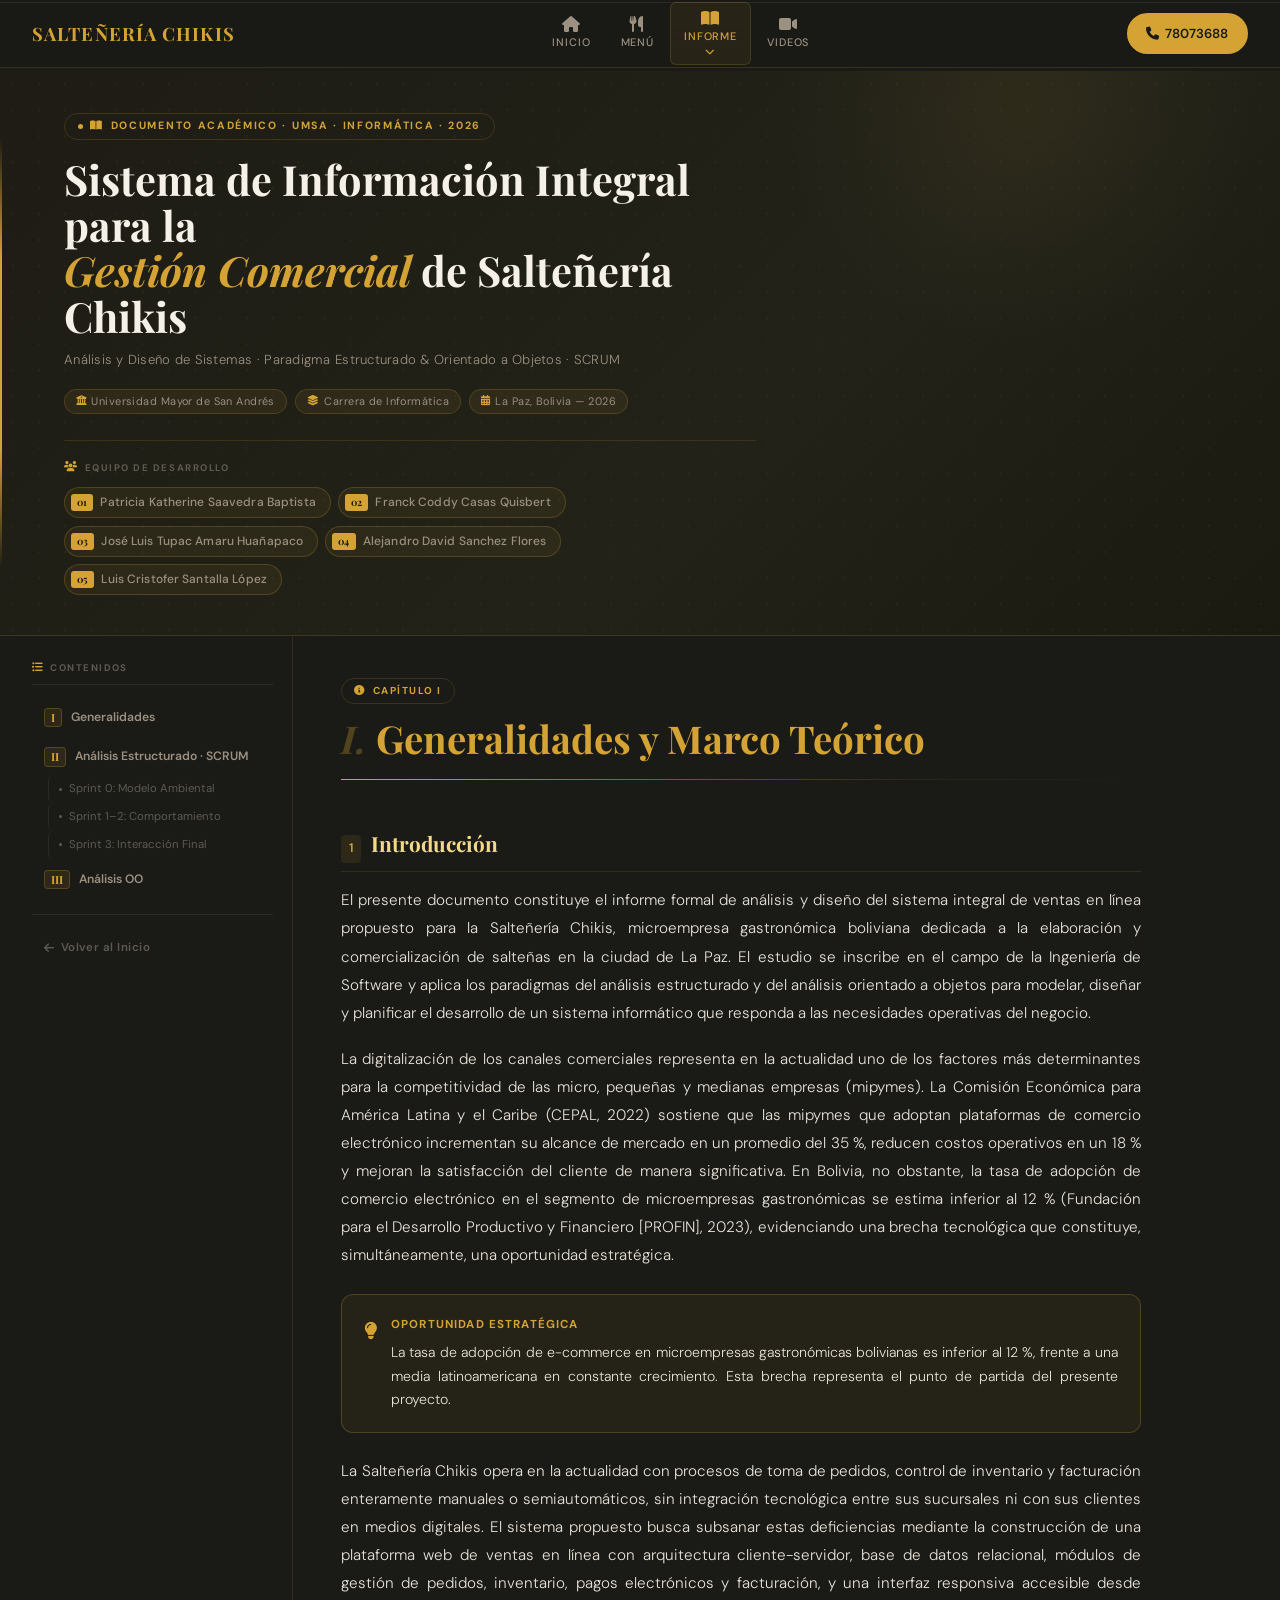
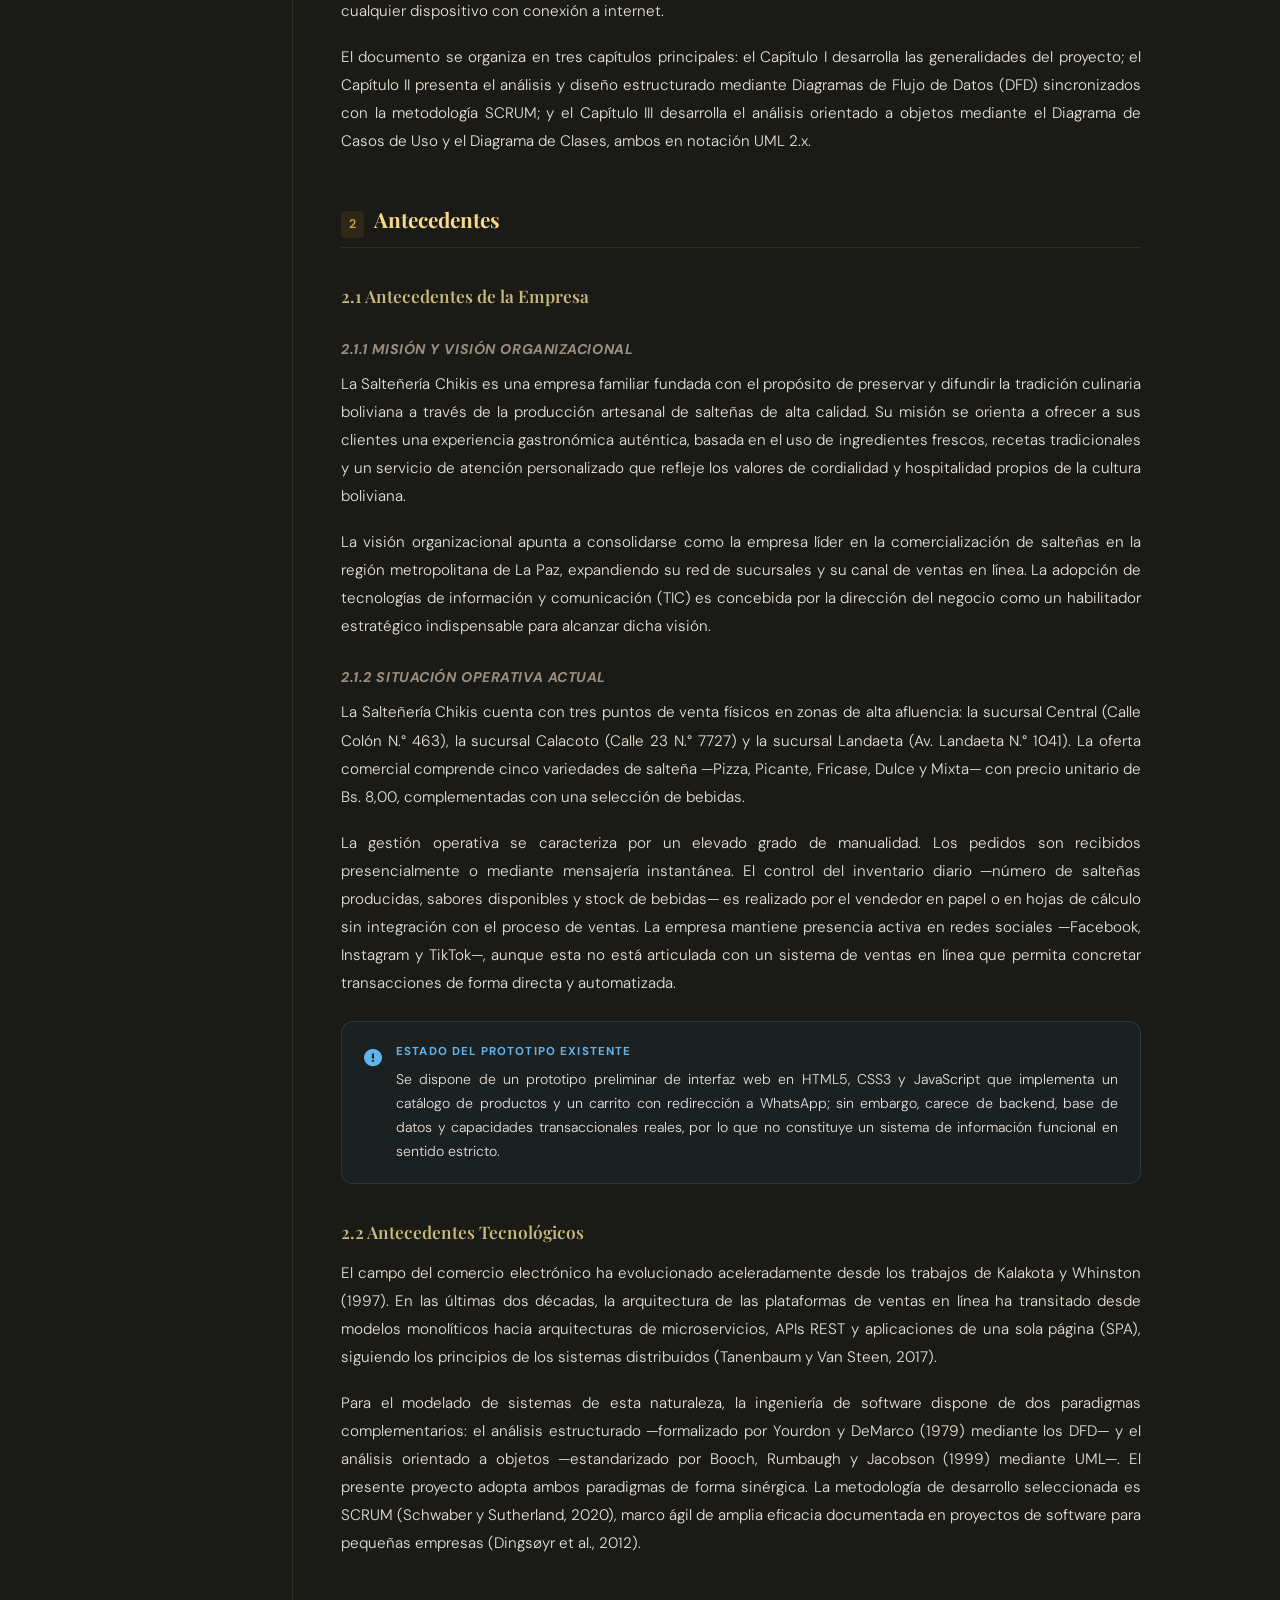
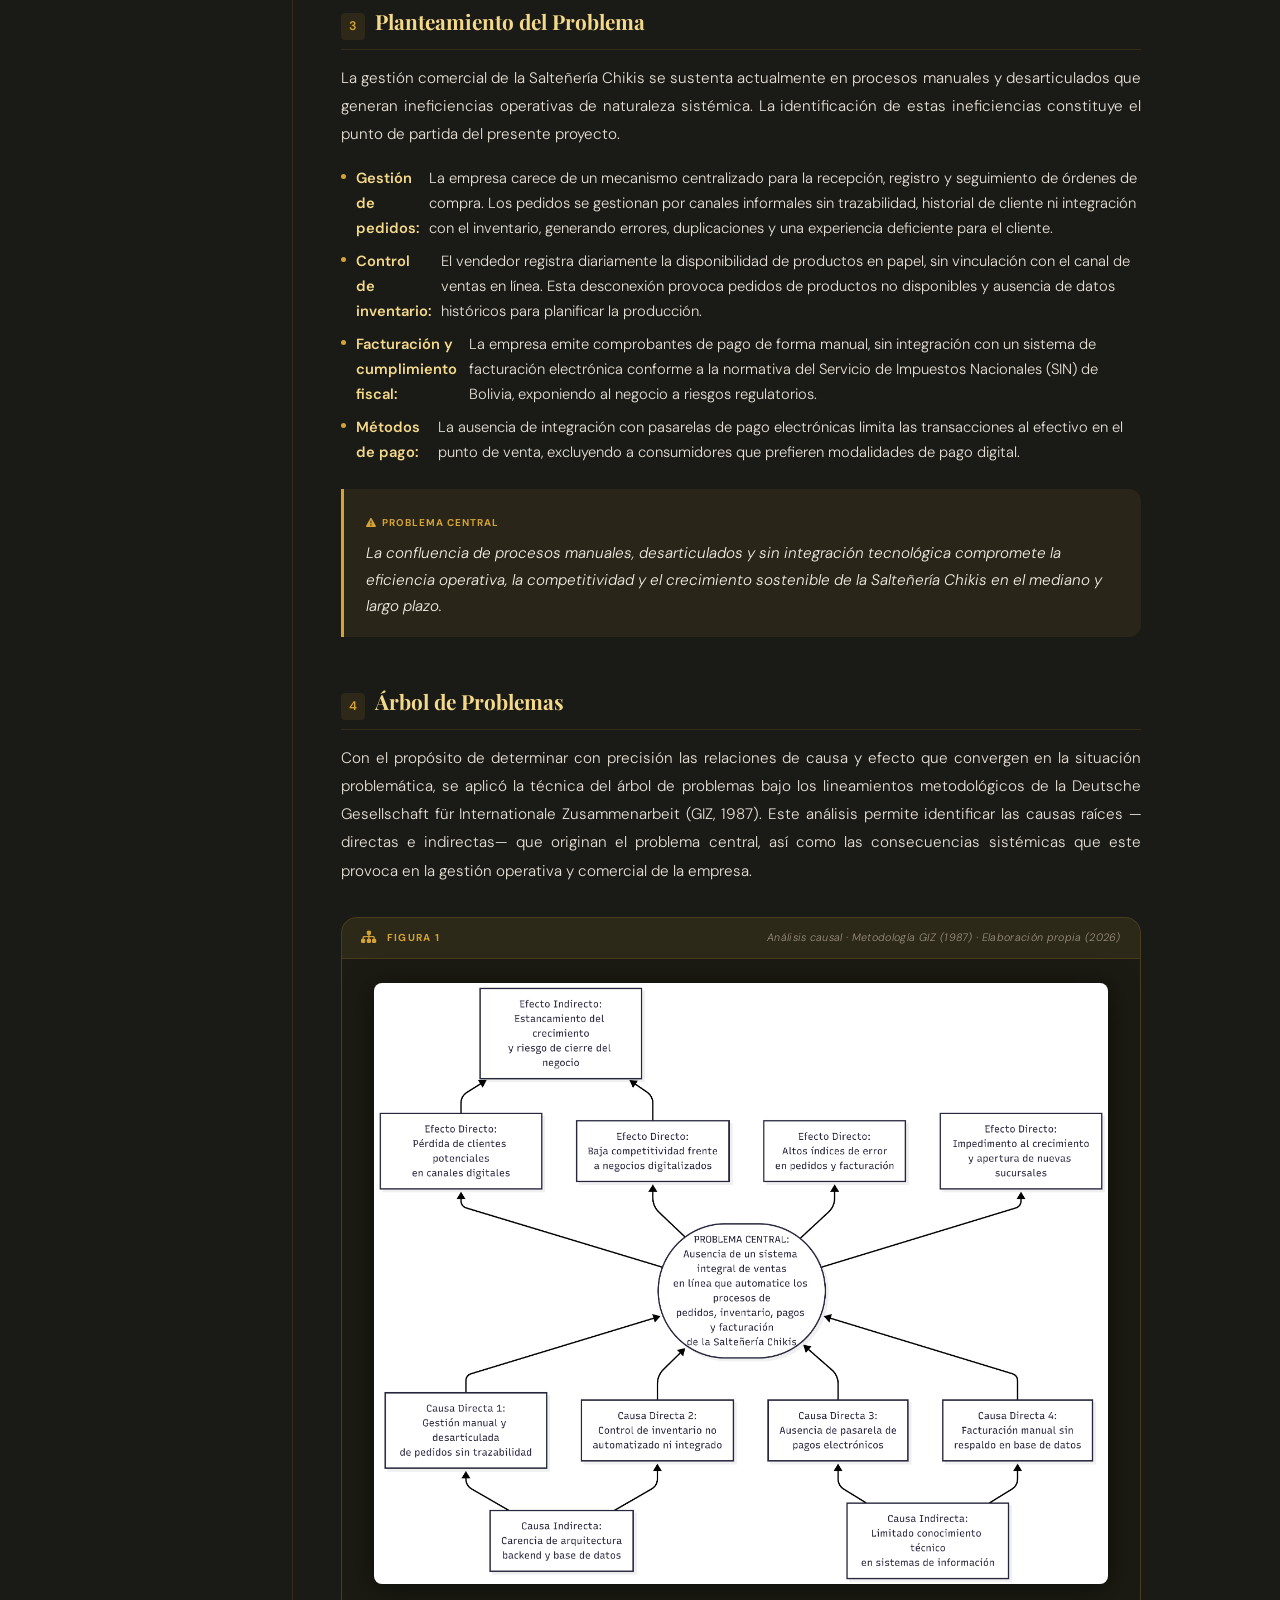
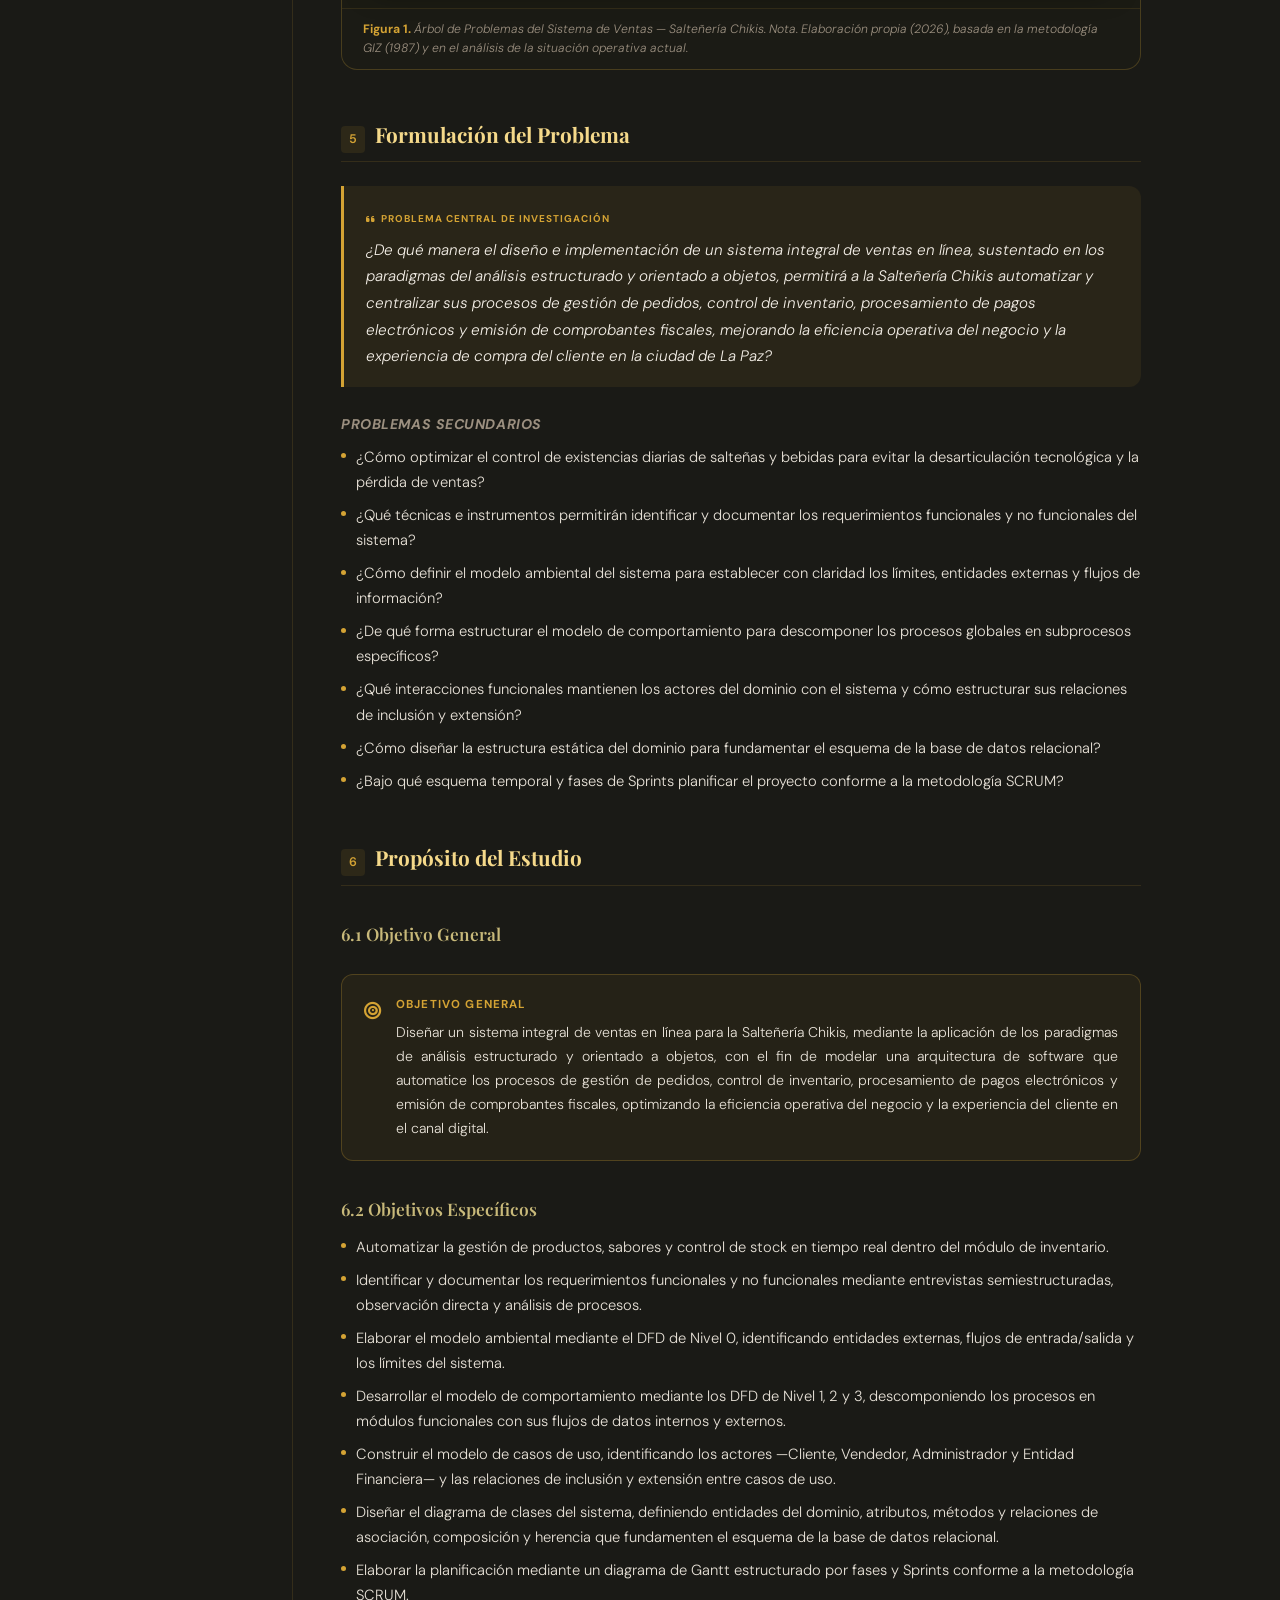
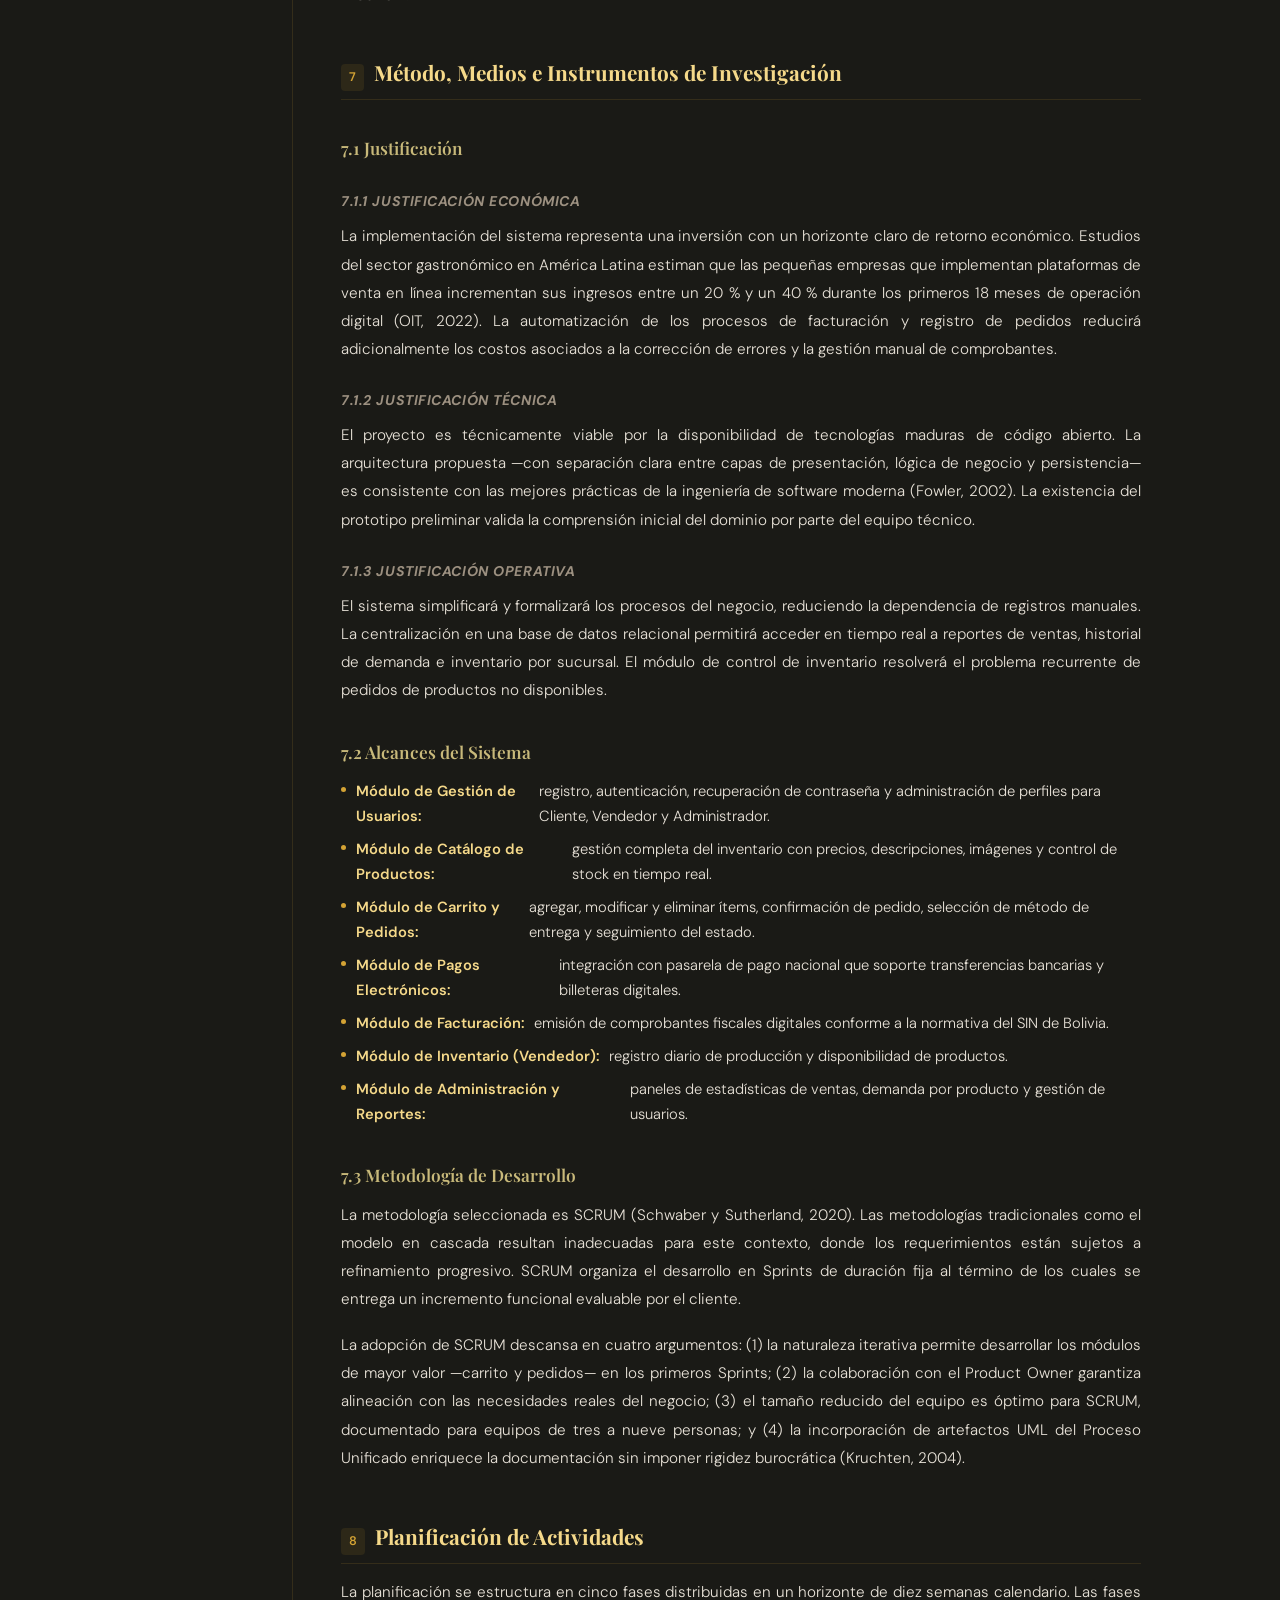
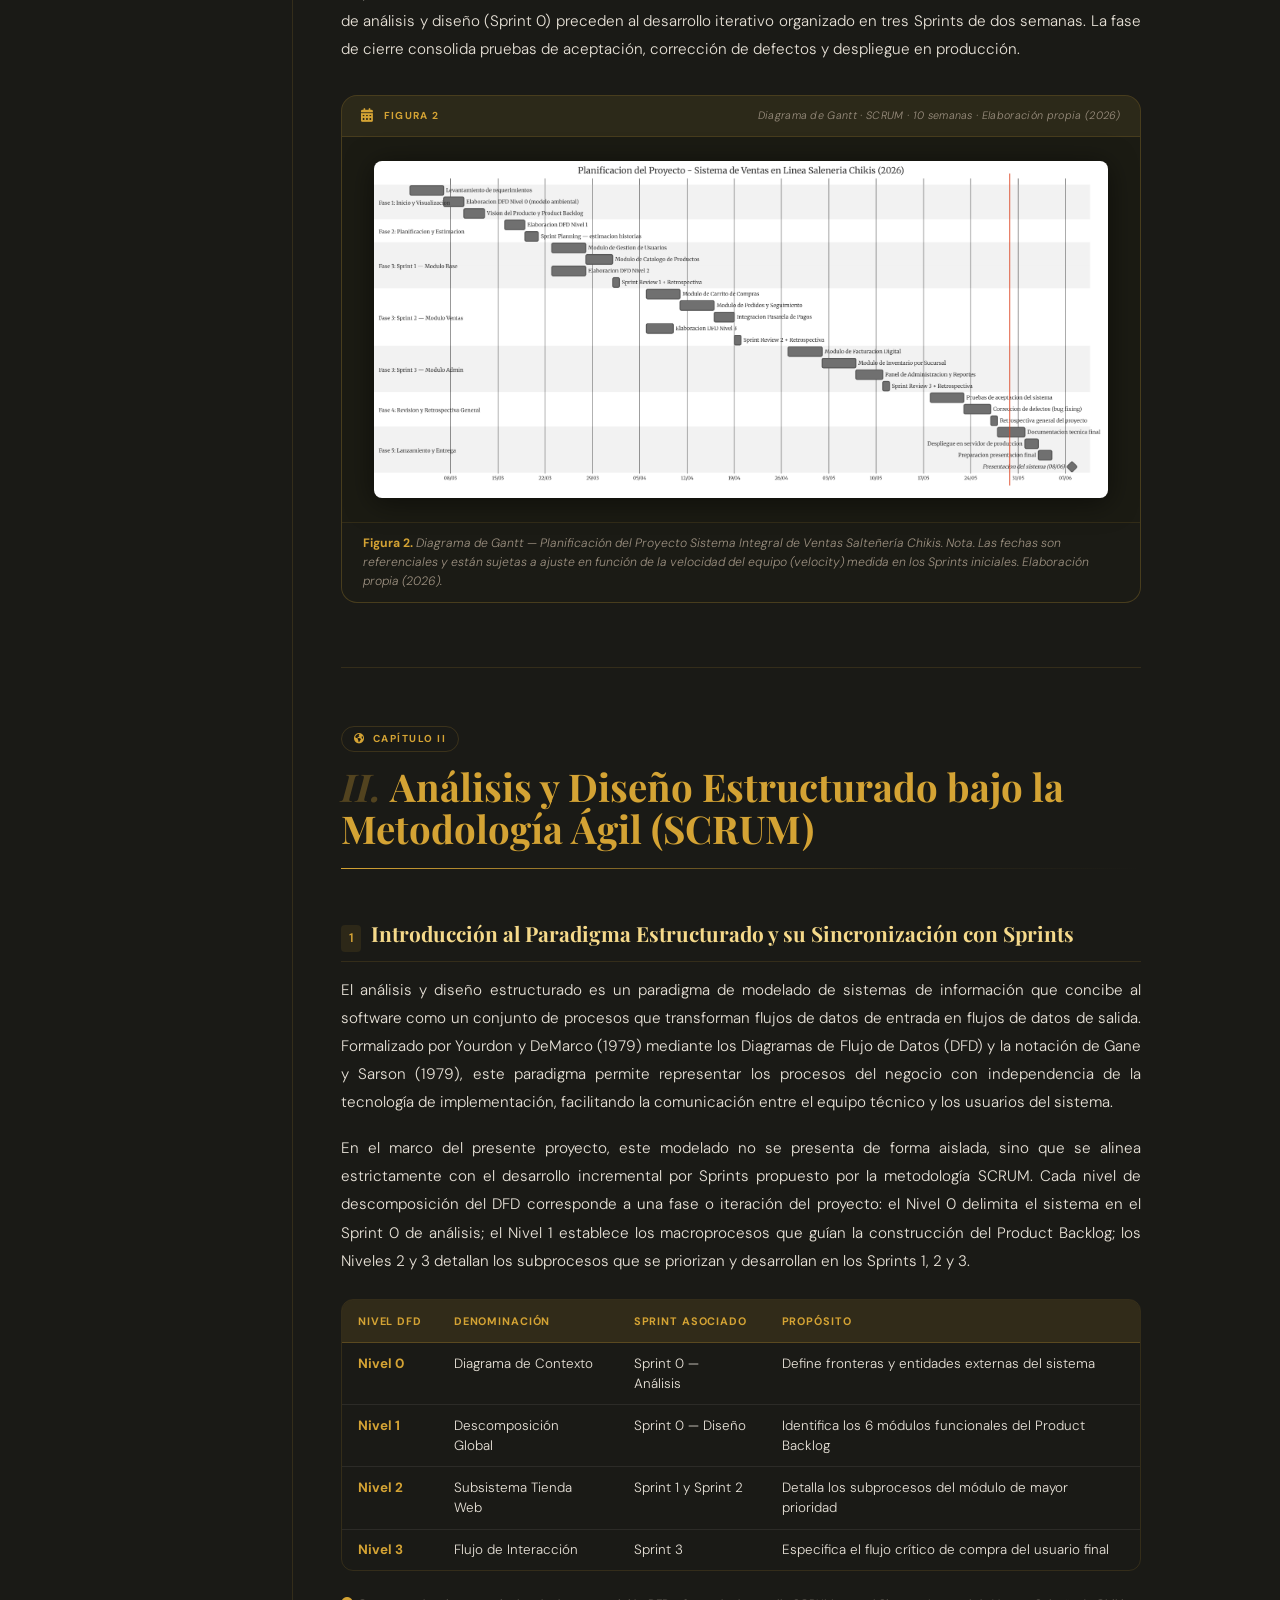
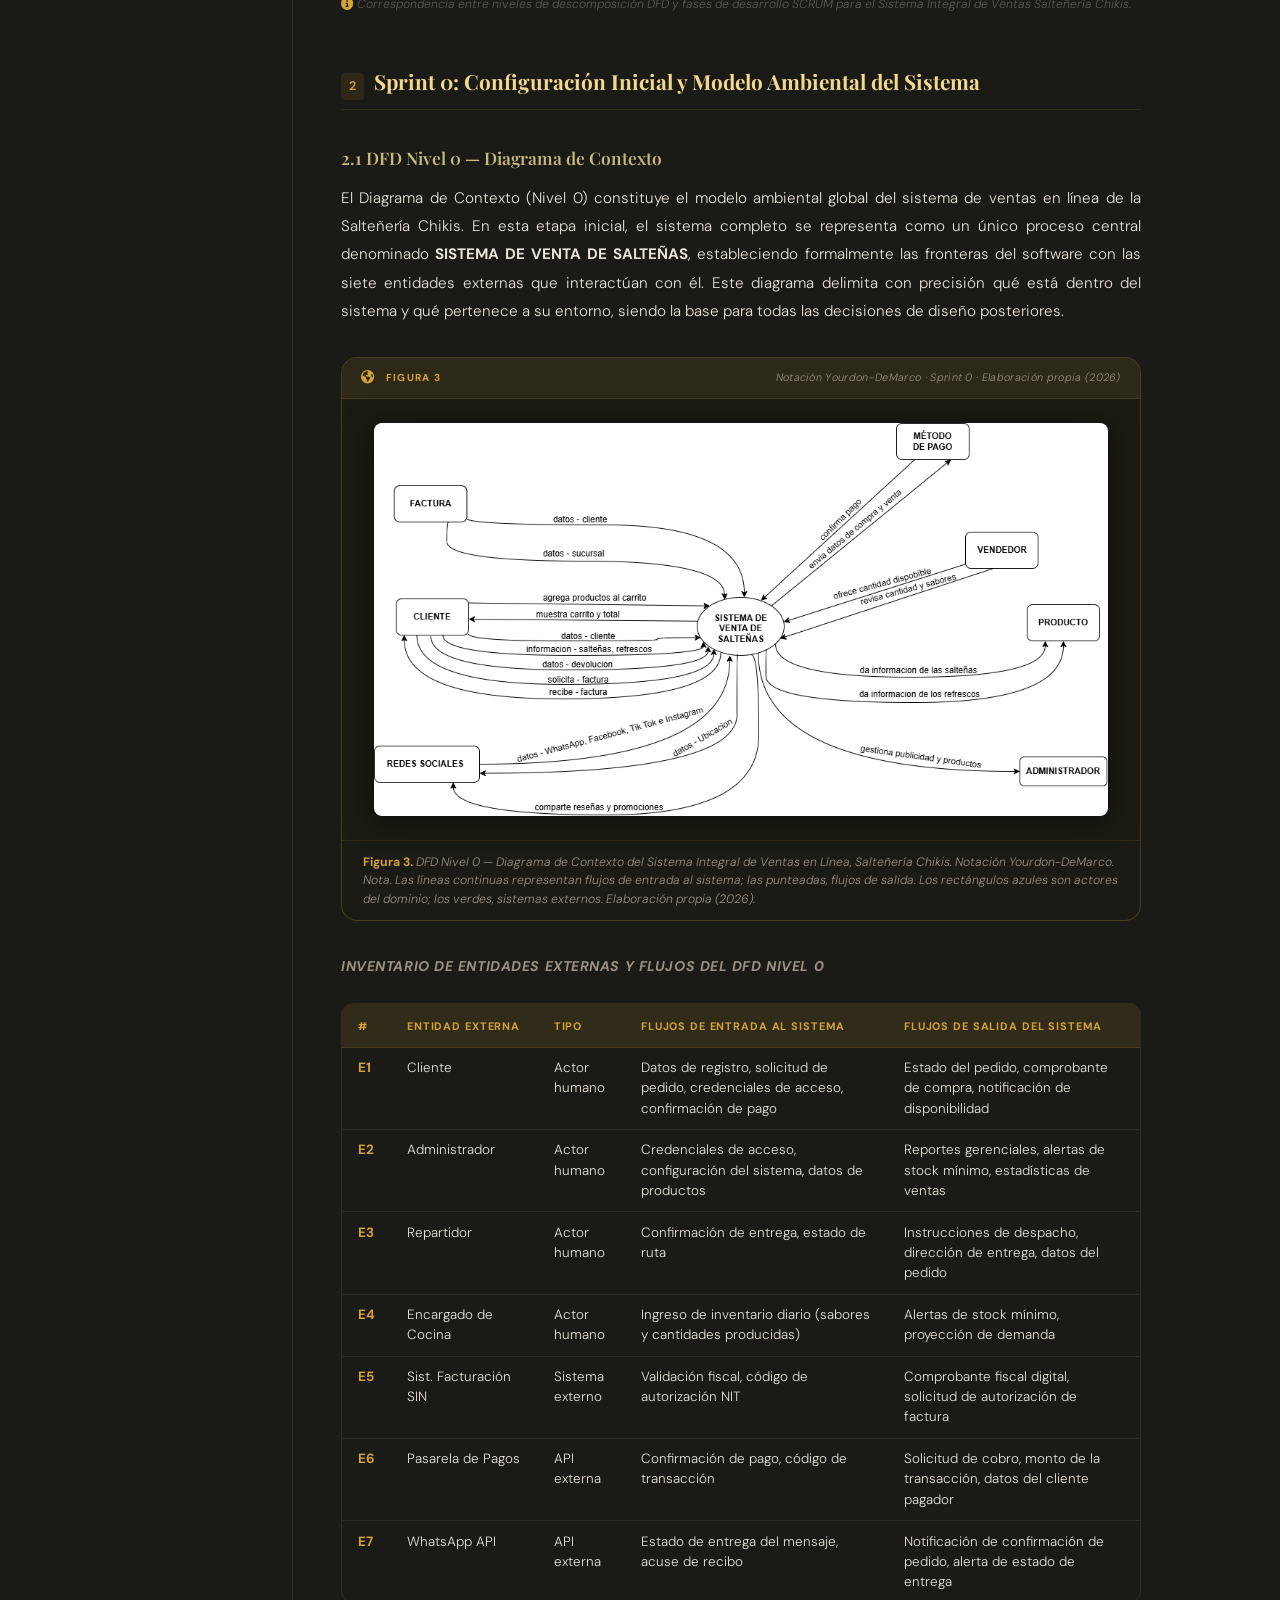
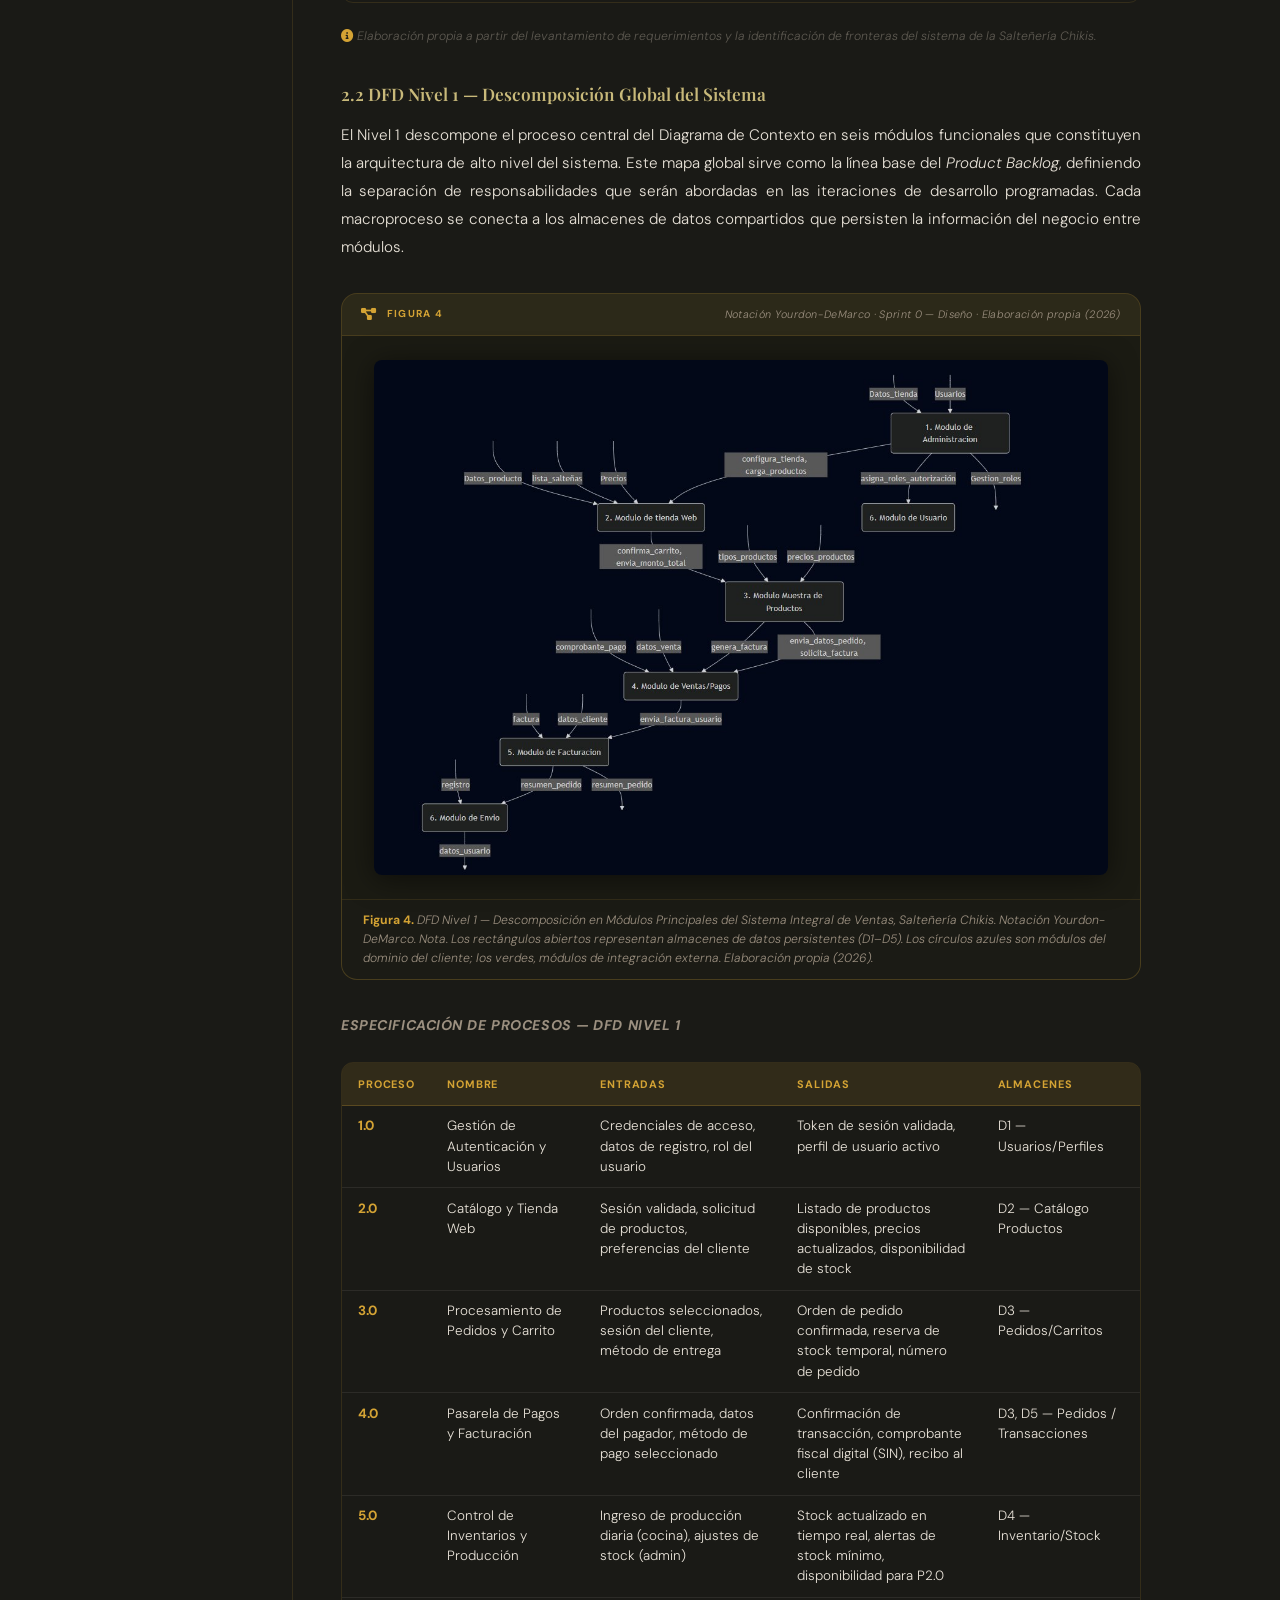
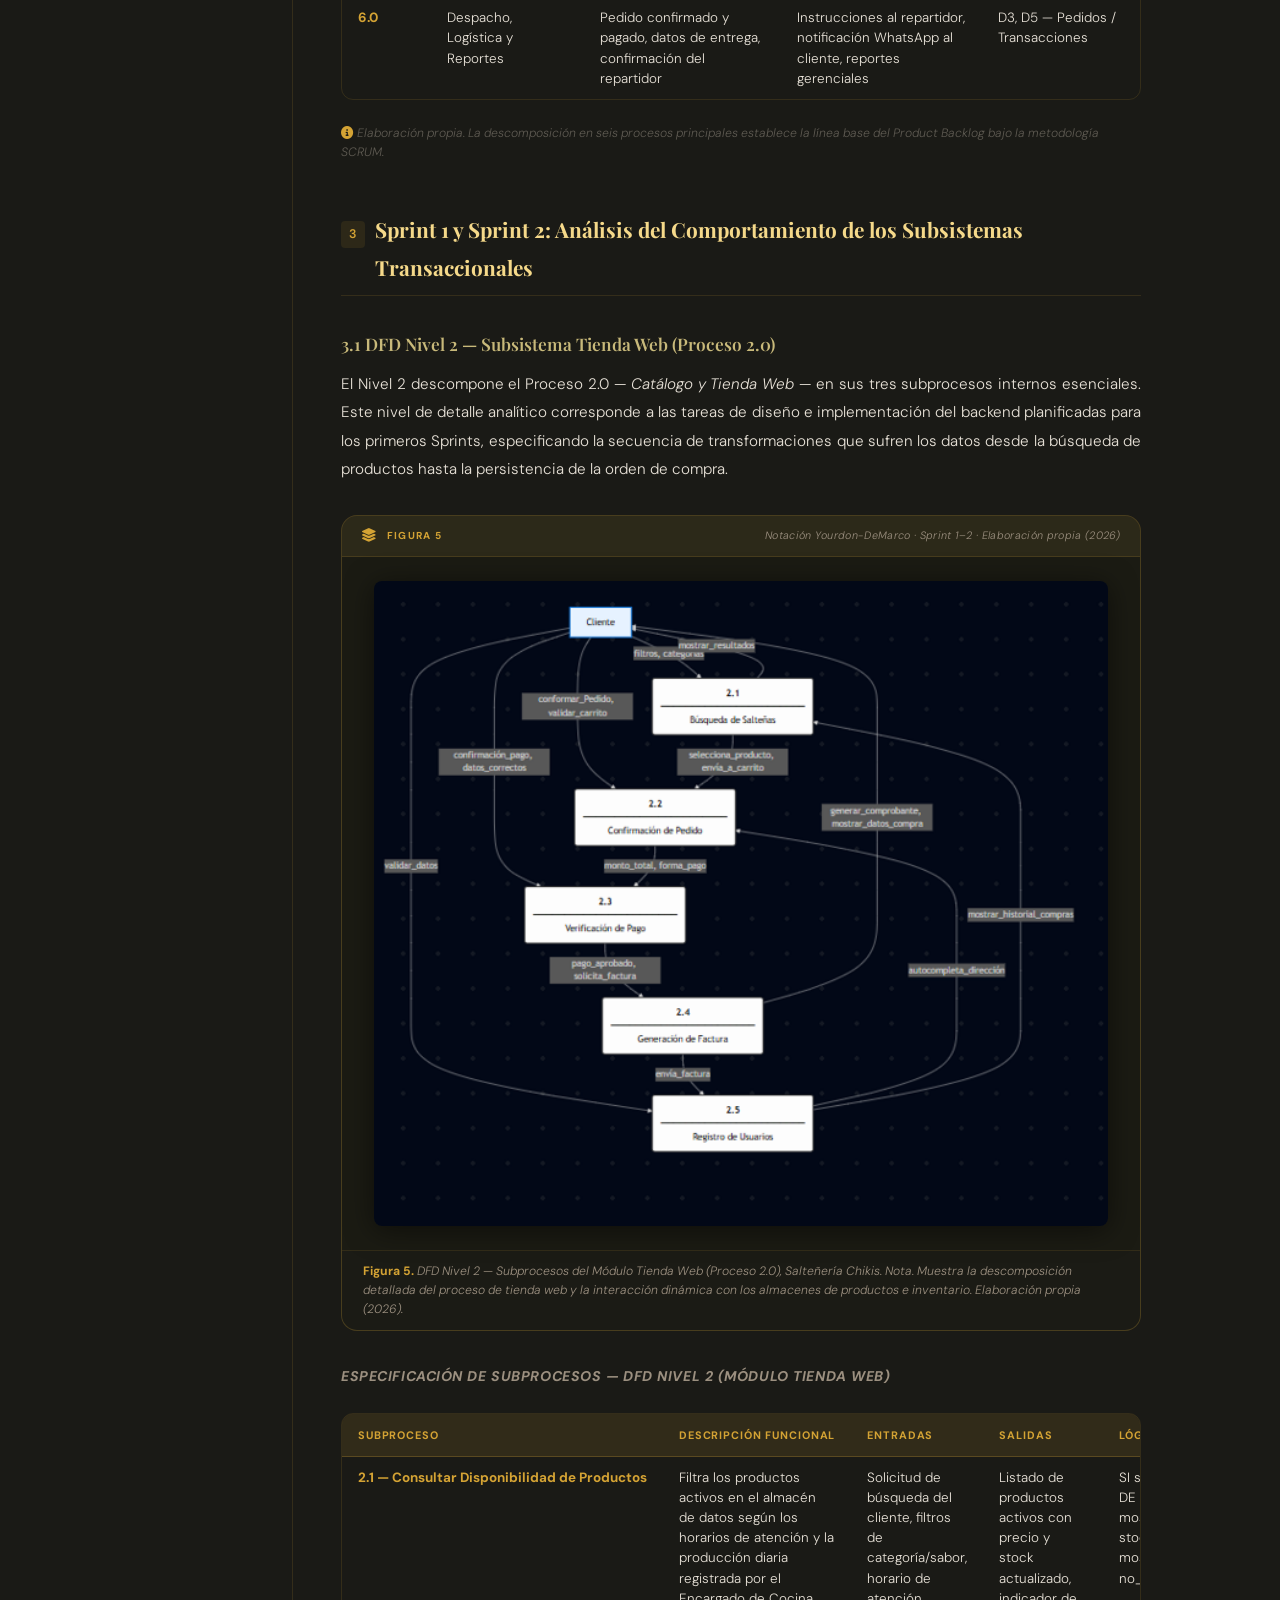
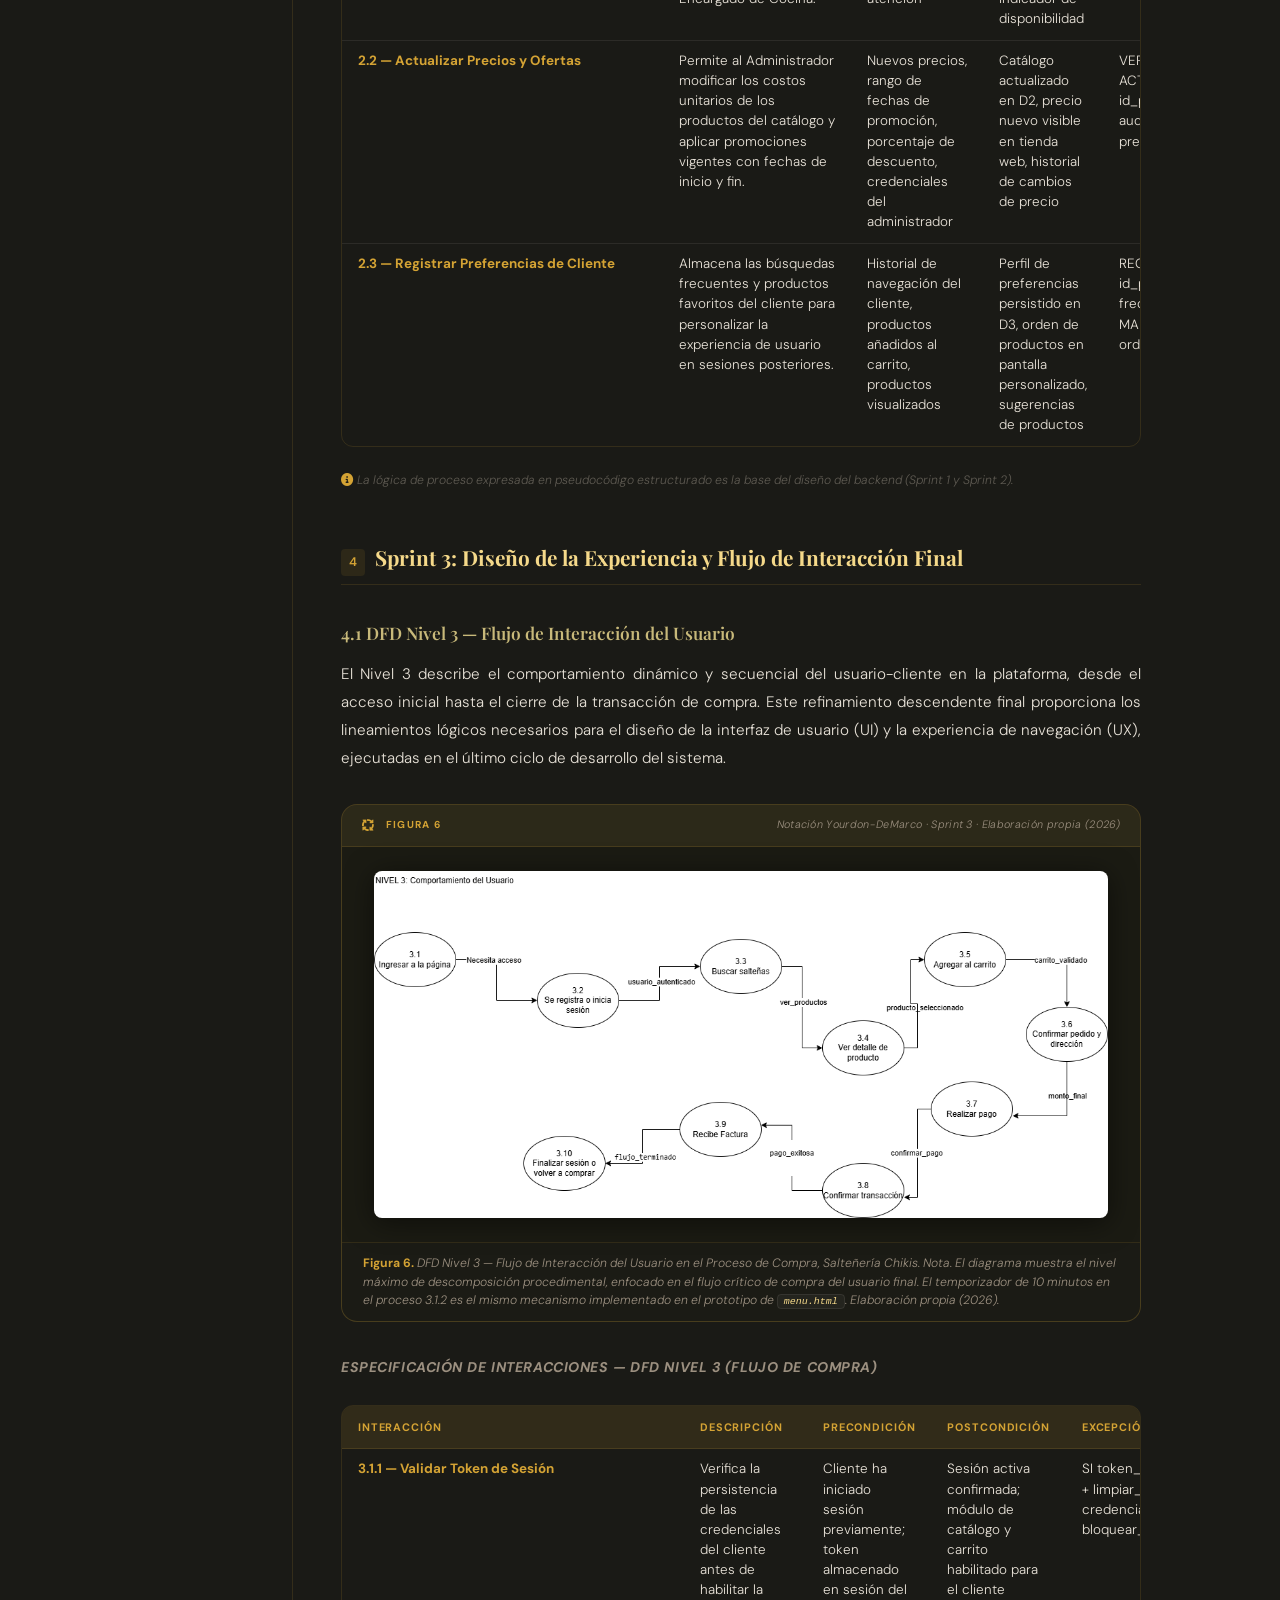
<file: informe.html>
<!DOCTYPE html>
<html lang="es">
<head>
  <meta charset="UTF-8">
  <meta name="viewport" content="width=device-width, initial-scale=1.0">
  <title>Informe Técnico — Sistema Integral Salteñería Chikis</title>
  <link rel="preconnect" href="https://fonts.googleapis.com">
  <link rel="preconnect" href="https://fonts.gstatic.com" crossorigin>
  <link href="https://fonts.googleapis.com/css2?family=Playfair+Display:ital,wght@0,400;0,600;0,700;1,400;1,700&family=DM+Sans:ital,opsz,wght@0,9..40,300;0,9..40,400;0,9..40,500;0,9..40,600;1,9..40,400&display=swap" rel="stylesheet">
  <link rel="stylesheet" href="https://cdnjs.cloudflare.com/ajax/libs/font-awesome/6.2.0/css/all.min.css"
        integrity="sha512-xh6O/CkQoPOWDdYTDqeRdPCVd1SpvCA9XXcUnZS2FmJNp1coAFzvtCN9BmamE+4aHK8yyUHUSCcJHgXloTyT2A=="
        crossorigin="anonymous" referrerpolicy="no-referrer">
  <link rel="stylesheet" href="estilo.css">
  <link rel="stylesheet" href="nav-mobile-fix.css">
</head>
<body>

  <div class="doc-progress-bar" id="docProgressBar" role="progressbar"
       aria-label="Progreso de lectura" aria-valuenow="0" aria-valuemin="0" aria-valuemax="100">
    <div class="doc-progress-bar__fill" id="docProgressFill"></div>
  </div>

  <section id="inicio">
    <header id="main-header">
      <div class="contenido-header">
        <div class="logo">
          <h1>SALTEÑERÍA CHIKIS</h1>
        </div>
        <nav id="nav">
          <ul>
            <li>
              <a href="index.html">
                <i class="fa-solid fa-house"></i>
                <span>Inicio</span>
              </a>
            </li>
            <li>
              <a href="menu.html">
                <i class="fa-solid fa-utensils"></i>
                <span>Menú</span>
              </a>
            </li>
            <li class="dropdown">
              <a href="informe.html" class="dropdown-toggle active">
                <i class="fa-solid fa-book-open"></i>
                <span>Informe</span>
                <i class="fa-solid fa-chevron-down dropdown-arrow"></i>
              </a>
              <ul class="dropdown-menu">
                <li>
                  <a href="informe.html#generalidades">
                    <i class="fa-solid fa-circle-info"></i>
                    <span>I. Generalidades</span>
                  </a>
                </li>
                <li>
                  <a href="informe.html#marco-teorico">
                    <i class="fa-solid fa-flask"></i>
                    <span>Marco Teórico</span>
                  </a>
                </li>
                <li>
                  <a href="informe.html#modelo-ambiental">
                    <i class="fa-solid fa-earth-americas"></i>
                    <span>Modelo Ambiental</span>
                  </a>
                </li>
                <li>
                  <a href="informe.html#modelo-comportamiento">
                    <i class="fa-solid fa-sitemap"></i>
                    <span>Modelo de Comportamiento</span>
                  </a>
                </li>
                <li>
                  <a href="informe.html#modelo-objetos">
                    <i class="fa-solid fa-diagram-project"></i>
                    <span>Modelo OO</span>
                  </a>
                </li>
              </ul>
            </li>
            <li>
              <a href="videos.html">
                <i class="fa-solid fa-video"></i>
                <span>Videos</span>
              </a>
            </li>
          </ul>
        </nav>
        <div class="social">
          <a href="tel:78073688">
            <i class="fa-solid fa-phone"></i>
            78073688
          </a>
        </div>
        <div class="nav-responsive" id="bar" onclick="mostrarOcultarMenu()" aria-label="Menú">
          <i class="fa-solid fa-bars"></i>
        </div>
      </div>
    </header>
  </section>

  <div class="informe-hero">
    <div class="informe-hero__glow" aria-hidden="true"></div>
    <div class="informe-hero__content">
      <div class="informe-hero__kicker">
        <i class="fa-solid fa-book-open" aria-hidden="true"></i>
        Documento Académico · UMSA · Informática · 2026
      </div>
      <h1 class="informe-hero__title">
        Sistema de Información Integral para la<br>
        <em>Gestión Comercial</em> de Salteñería Chikis
      </h1>
      <p class="informe-hero__sub">
        Análisis y Diseño de Sistemas · Paradigma Estructurado &amp; Orientado a Objetos · SCRUM
      </p>
      <div class="informe-hero__meta">
        <span class="informe-meta-pill">
          <i class="fa-solid fa-university"></i>
          Universidad Mayor de San Andrés
        </span>
        <span class="informe-meta-pill">
          <i class="fa-solid fa-layer-group"></i>
          Carrera de Informática
        </span>
        <span class="informe-meta-pill">
          <i class="fa-solid fa-calendar-days"></i>
          La Paz, Bolivia — 2026
        </span>
      </div>

      <!-- AUTORES DEL PROYECTO -->
      <div class="informe-autores">
        <div class="informe-autores__label">
          <i class="fa-solid fa-users"></i>
          Equipo de Desarrollo
        </div>
        <div class="informe-autores__grid">
          <div class="informe-autor-chip">
            <span class="informe-autor-num">01</span>
            Patricia Katherine Saavedra Baptista
          </div>
          <div class="informe-autor-chip">
            <span class="informe-autor-num">02</span>
            Franck Coddy Casas Quisbert
          </div>
          <div class="informe-autor-chip">
            <span class="informe-autor-num">03</span>
            José Luis Tupac Amaru Huañapaco
          </div>
          <div class="informe-autor-chip">
            <span class="informe-autor-num">04</span>
            Alejandro David Sanchez Flores
          </div>
          <div class="informe-autor-chip">
            <span class="informe-autor-num">05</span>
            Luis Cristofer Santalla López
          </div>
        </div>
      </div>
    </div>
  </div>

  <div class="doc-layout">

    <!-- ── SIDEBAR ── -->
    <aside class="doc-sidebar" id="docSidebar" aria-label="Tabla de contenidos">

      <button class="doc-sidebar__mobile-toggle" id="sidebarToggle" aria-expanded="true"
              aria-controls="docSidebar">
        <span><i class="fa-solid fa-list-ul" style="color:var(--gold-400);margin-right:6px"></i>Tabla de contenidos</span>
        <i class="fa-solid fa-chevron-up" id="sidebarToggleIcon" style="font-size:0.7rem;color:var(--gold-400)"></i>
      </button>

      <div class="doc-sidebar__label">
        <i class="fa-solid fa-list-ul"></i>
        Contenidos
      </div>

      <!-- Cap I -->
      <div class="doc-toc-chapter toc-open" id="toc-ch1">
        <a href="#generalidades" class="toc-active">
          <span class="toc-num">I</span>
          Generalidades
        </a>
        <ul class="doc-toc-section">
          <li><a href="#introduccion">1. Introducción</a></li>
          <li><a href="#antecedentes">2. Antecedentes</a></li>
          <li><a href="#planteamiento">3. Planteamiento del Problema</a></li>
          <li><a href="#arbol-problemas">4. Árbol de Problemas</a></li>
          <li><a href="#formulacion">5. Formulación del Problema</a></li>
          <li><a href="#proposito">6. Propósito del Estudio</a></li>
          <li><a href="#metodo">7. Método e Instrumentos</a></li>
          <li><a href="#planificacion">8. Planificación</a></li>
        </ul>
      </div>

      <!-- Cap II -->
      <div class="doc-toc-chapter" id="toc-ch2">
        <a href="#marco-teorico">
          <span class="toc-num">II</span>
          Análisis Estructurado · SCRUM
        </a>
        <ul class="doc-toc-section">
          <li><a href="#modelo-ambiental">Sprint 0: Modelo Ambiental</a></li>
          <li><a href="#modelo-comportamiento">Sprint 1–2: Comportamiento</a></li>
          <li><a href="#sprint3-interaccion">Sprint 3: Interacción Final</a></li>
        </ul>
      </div>

      <!-- Cap III -->
      <div class="doc-toc-chapter" id="toc-ch3">
        <a href="#modelo-objetos">
          <span class="toc-num">III</span>
          Análisis OO
        </a>
        <ul class="doc-toc-section">
          <li><a href="#modelo-objetos">Paradigma OO</a></li>
          <li><a href="#casos-uso-oo">Casos de Uso</a></li>
          <li><a href="#clases-oo">Diagrama de Clases</a></li>
        </ul>
      </div>

      <div class="doc-sidebar__divider"></div>

      <a href="index.html" class="doc-sidebar__back">
        <i class="fa-solid fa-arrow-left"></i>
        Volver al Inicio
      </a>

    </aside>

    <!-- ── CONTENIDO ── -->
    <main class="doc-content" id="docContent">

      <!-- ══════════════════════════════════════════
           CAPÍTULO I — GENERALIDADES
      ══════════════════════════════════════════ -->
      <article class="doc-chapter" id="generalidades">

        <div class="doc-chapter-header">
          <div class="doc-chapter-eyebrow">
            <i class="fa-solid fa-circle-info"></i>
            Capítulo I
          </div>
          <h2 class="doc-chapter-title">
            <span class="doc-chapter-num">I.</span>
            Generalidades y Marco Teórico
          </h2>
          <div class="doc-chapter-rule"></div>
        </div>

        <div class="doc-body">

          <h3 class="doc-h2" id="introduccion">
            <span class="doc-num">1</span>
            Introducción
          </h3>

          <p>El presente documento constituye el informe formal de análisis y diseño del sistema integral de ventas en línea propuesto para la Salteñería Chikis, microempresa gastronómica boliviana dedicada a la elaboración y comercialización de salteñas en la ciudad de La Paz. El estudio se inscribe en el campo de la Ingeniería de Software y aplica los paradigmas del análisis estructurado y del análisis orientado a objetos para modelar, diseñar y planificar el desarrollo de un sistema informático que responda a las necesidades operativas del negocio.</p>

          <p>La digitalización de los canales comerciales representa en la actualidad uno de los factores más determinantes para la competitividad de las micro, pequeñas y medianas empresas (mipymes). La Comisión Económica para América Latina y el Caribe (CEPAL, 2022) sostiene que las mipymes que adoptan plataformas de comercio electrónico incrementan su alcance de mercado en un promedio del 35 %, reducen costos operativos en un 18 % y mejoran la satisfacción del cliente de manera significativa. En Bolivia, no obstante, la tasa de adopción de comercio electrónico en el segmento de microempresas gastronómicas se estima inferior al 12 % (Fundación para el Desarrollo Productivo y Financiero [PROFIN], 2023), evidenciando una brecha tecnológica que constituye, simultáneamente, una oportunidad estratégica.</p>

          <div class="doc-callout doc-callout--gold">
            <div class="doc-callout__icon"><i class="fa-solid fa-lightbulb"></i></div>
            <div class="doc-callout__body">
              <div class="doc-callout__title">Oportunidad estratégica</div>
              <p>La tasa de adopción de e-commerce en microempresas gastronómicas bolivianas es inferior al 12 %, frente a una media latinoamericana en constante crecimiento. Esta brecha representa el punto de partida del presente proyecto.</p>
            </div>
          </div>

          <p>La Salteñería Chikis opera en la actualidad con procesos de toma de pedidos, control de inventario y facturación enteramente manuales o semiautomáticos, sin integración tecnológica entre sus sucursales ni con sus clientes en medios digitales. El sistema propuesto busca subsanar estas deficiencias mediante la construcción de una plataforma web de ventas en línea con arquitectura cliente-servidor, base de datos relacional, módulos de gestión de pedidos, inventario, pagos electrónicos y facturación, y una interfaz responsiva accesible desde cualquier dispositivo con conexión a internet.</p>

          <p>El documento se organiza en tres capítulos principales: el Capítulo I desarrolla las generalidades del proyecto; el Capítulo II presenta el análisis y diseño estructurado mediante Diagramas de Flujo de Datos (DFD) sincronizados con la metodología SCRUM; y el Capítulo III desarrolla el análisis orientado a objetos mediante el Diagrama de Casos de Uso y el Diagrama de Clases, ambos en notación UML 2.x.</p>

          <h3 class="doc-h2" id="antecedentes">
            <span class="doc-num">2</span>
            Antecedentes
          </h3>

          <h4 class="doc-h3">2.1 Antecedentes de la Empresa</h4>

          <h5 class="doc-h4">2.1.1 Misión y Visión Organizacional</h5>

          <p>La Salteñería Chikis es una empresa familiar fundada con el propósito de preservar y difundir la tradición culinaria boliviana a través de la producción artesanal de salteñas de alta calidad. Su misión se orienta a ofrecer a sus clientes una experiencia gastronómica auténtica, basada en el uso de ingredientes frescos, recetas tradicionales y un servicio de atención personalizado que refleje los valores de cordialidad y hospitalidad propios de la cultura boliviana.</p>

          <p>La visión organizacional apunta a consolidarse como la empresa líder en la comercialización de salteñas en la región metropolitana de La Paz, expandiendo su red de sucursales y su canal de ventas en línea. La adopción de tecnologías de información y comunicación (TIC) es concebida por la dirección del negocio como un habilitador estratégico indispensable para alcanzar dicha visión.</p>

          <h5 class="doc-h4">2.1.2 Situación Operativa Actual</h5>

          <p>La Salteñería Chikis cuenta con tres puntos de venta físicos en zonas de alta afluencia: la sucursal Central (Calle Colón N.° 463), la sucursal Calacoto (Calle 23 N.° 7727) y la sucursal Landaeta (Av. Landaeta N.° 1041). La oferta comercial comprende cinco variedades de salteña —Pizza, Picante, Fricase, Dulce y Mixta— con precio unitario de Bs. 8,00, complementadas con una selección de bebidas.</p>

          <p>La gestión operativa se caracteriza por un elevado grado de manualidad. Los pedidos son recibidos presencialmente o mediante mensajería instantánea. El control del inventario diario —número de salteñas producidas, sabores disponibles y stock de bebidas— es realizado por el vendedor en papel o en hojas de cálculo sin integración con el proceso de ventas. La empresa mantiene presencia activa en redes sociales —Facebook, Instagram y TikTok—, aunque esta no está articulada con un sistema de ventas en línea que permita concretar transacciones de forma directa y automatizada.</p>

          <div class="doc-callout doc-callout--info">
            <div class="doc-callout__icon"><i class="fa-solid fa-circle-exclamation" style="color:#63b3ed"></i></div>
            <div class="doc-callout__body">
              <div class="doc-callout__title" style="color:#63b3ed">Estado del prototipo existente</div>
              <p>Se dispone de un prototipo preliminar de interfaz web en HTML5, CSS3 y JavaScript que implementa un catálogo de productos y un carrito con redirección a WhatsApp; sin embargo, carece de backend, base de datos y capacidades transaccionales reales, por lo que no constituye un sistema de información funcional en sentido estricto.</p>
            </div>
          </div>

          <h4 class="doc-h3">2.2 Antecedentes Tecnológicos</h4>

          <p>El campo del comercio electrónico ha evolucionado aceleradamente desde los trabajos de Kalakota y Whinston (1997). En las últimas dos décadas, la arquitectura de las plataformas de ventas en línea ha transitado desde modelos monolíticos hacia arquitecturas de microservicios, APIs REST y aplicaciones de una sola página (SPA), siguiendo los principios de los sistemas distribuidos (Tanenbaum y Van Steen, 2017).</p>

          <p>Para el modelado de sistemas de esta naturaleza, la ingeniería de software dispone de dos paradigmas complementarios: el análisis estructurado —formalizado por Yourdon y DeMarco (1979) mediante los DFD— y el análisis orientado a objetos —estandarizado por Booch, Rumbaugh y Jacobson (1999) mediante UML—. El presente proyecto adopta ambos paradigmas de forma sinérgica. La metodología de desarrollo seleccionada es SCRUM (Schwaber y Sutherland, 2020), marco ágil de amplia eficacia documentada en proyectos de software para pequeñas empresas (Dingsøyr et al., 2012).</p>

          <h3 class="doc-h2" id="planteamiento">
            <span class="doc-num">3</span>
            Planteamiento del Problema
          </h3>

          <p>La gestión comercial de la Salteñería Chikis se sustenta actualmente en procesos manuales y desarticulados que generan ineficiencias operativas de naturaleza sistémica. La identificación de estas ineficiencias constituye el punto de partida del presente proyecto.</p>

          <ul>
            <li><strong>Gestión de pedidos:</strong> La empresa carece de un mecanismo centralizado para la recepción, registro y seguimiento de órdenes de compra. Los pedidos se gestionan por canales informales sin trazabilidad, historial de cliente ni integración con el inventario, generando errores, duplicaciones y una experiencia deficiente para el cliente.</li>
            <li><strong>Control de inventario:</strong> El vendedor registra diariamente la disponibilidad de productos en papel, sin vinculación con el canal de ventas en línea. Esta desconexión provoca pedidos de productos no disponibles y ausencia de datos históricos para planificar la producción.</li>
            <li><strong>Facturación y cumplimiento fiscal:</strong> La empresa emite comprobantes de pago de forma manual, sin integración con un sistema de facturación electrónica conforme a la normativa del Servicio de Impuestos Nacionales (SIN) de Bolivia, exponiendo al negocio a riesgos regulatorios.</li>
            <li><strong>Métodos de pago:</strong> La ausencia de integración con pasarelas de pago electrónicas limita las transacciones al efectivo en el punto de venta, excluyendo a consumidores que prefieren modalidades de pago digital.</li>
          </ul>

          <div class="doc-blockquote">
            <div class="doc-bq-label"><i class="fa-solid fa-triangle-exclamation"></i> Problema Central</div>
            <p>La confluencia de procesos manuales, desarticulados y sin integración tecnológica compromete la eficiencia operativa, la competitividad y el crecimiento sostenible de la Salteñería Chikis en el mediano y largo plazo.</p>
          </div>

          <h3 class="doc-h2" id="arbol-problemas">
            <span class="doc-num">4</span>
            Árbol de Problemas
          </h3>

          <p>Con el propósito de determinar con precisión las relaciones de causa y efecto que convergen en la situación problemática, se aplicó la técnica del árbol de problemas bajo los lineamientos metodológicos de la Deutsche Gesellschaft für Internationale Zusammenarbeit (GIZ, 1987). Este análisis permite identificar las causas raíces —directas e indirectas— que originan el problema central, así como las consecuencias sistémicas que este provoca en la gestión operativa y comercial de la empresa.</p>

          <figure class="doc-figure">
            <div class="doc-figure__header">
              <i class="fa-solid fa-sitemap" aria-hidden="true"></i>
              <span class="doc-figure__header-label">Figura 1</span>
              <span class="doc-figure__header-sub">Análisis causal · Metodología GIZ (1987) · Elaboración propia (2026)</span>
            </div>
            <div class="doc-figure__img-wrap">
              <img src="img/arbol-problemas.png" alt="Árbol de Problemas del Sistema de Ventas Salteñería Chikis" loading="lazy">
            </div>
            <figcaption>
              <strong>Figura 1.</strong> Árbol de Problemas del Sistema de Ventas — Salteñería Chikis.
              <em>Nota.</em> Elaboración propia (2026), basada en la metodología GIZ (1987) y en el análisis de la situación operativa actual.
            </figcaption>
          </figure>

          <h3 class="doc-h2" id="formulacion">
            <span class="doc-num">5</span>
            Formulación del Problema
          </h3>

          <div class="doc-blockquote">
            <div class="doc-bq-label"><i class="fa-solid fa-quote-left"></i> Problema Central de Investigación</div>
            <p>¿De qué manera el diseño e implementación de un sistema integral de ventas en línea, sustentado en los paradigmas del análisis estructurado y orientado a objetos, permitirá a la Salteñería Chikis automatizar y centralizar sus procesos de gestión de pedidos, control de inventario, procesamiento de pagos electrónicos y emisión de comprobantes fiscales, mejorando la eficiencia operativa del negocio y la experiencia de compra del cliente en la ciudad de La Paz?</p>
          </div>

          <h5 class="doc-h4">Problemas secundarios</h5>
          <ul>
            <li>¿Cómo optimizar el control de existencias diarias de salteñas y bebidas para evitar la desarticulación tecnológica y la pérdida de ventas?</li>
            <li>¿Qué técnicas e instrumentos permitirán identificar y documentar los requerimientos funcionales y no funcionales del sistema?</li>
            <li>¿Cómo definir el modelo ambiental del sistema para establecer con claridad los límites, entidades externas y flujos de información?</li>
            <li>¿De qué forma estructurar el modelo de comportamiento para descomponer los procesos globales en subprocesos específicos?</li>
            <li>¿Qué interacciones funcionales mantienen los actores del dominio con el sistema y cómo estructurar sus relaciones de inclusión y extensión?</li>
            <li>¿Cómo diseñar la estructura estática del dominio para fundamentar el esquema de la base de datos relacional?</li>
            <li>¿Bajo qué esquema temporal y fases de Sprints planificar el proyecto conforme a la metodología SCRUM?</li>
          </ul>

          <h3 class="doc-h2" id="proposito">
            <span class="doc-num">6</span>
            Propósito del Estudio
          </h3>

          <h4 class="doc-h3">6.1 Objetivo General</h4>
          <div class="doc-callout doc-callout--gold">
            <div class="doc-callout__icon"><i class="fa-solid fa-bullseye"></i></div>
            <div class="doc-callout__body">
              <div class="doc-callout__title">Objetivo General</div>
              <p>Diseñar un sistema integral de ventas en línea para la Salteñería Chikis, mediante la aplicación de los paradigmas de análisis estructurado y orientado a objetos, con el fin de modelar una arquitectura de software que automatice los procesos de gestión de pedidos, control de inventario, procesamiento de pagos electrónicos y emisión de comprobantes fiscales, optimizando la eficiencia operativa del negocio y la experiencia del cliente en el canal digital.</p>
            </div>
          </div>

          <h4 class="doc-h3">6.2 Objetivos Específicos</h4>
          <ul>
            <li>Automatizar la gestión de productos, sabores y control de stock en tiempo real dentro del módulo de inventario.</li>
            <li>Identificar y documentar los requerimientos funcionales y no funcionales mediante entrevistas semiestructuradas, observación directa y análisis de procesos.</li>
            <li>Elaborar el modelo ambiental mediante el DFD de Nivel 0, identificando entidades externas, flujos de entrada/salida y los límites del sistema.</li>
            <li>Desarrollar el modelo de comportamiento mediante los DFD de Nivel 1, 2 y 3, descomponiendo los procesos en módulos funcionales con sus flujos de datos internos y externos.</li>
            <li>Construir el modelo de casos de uso, identificando los actores —Cliente, Vendedor, Administrador y Entidad Financiera— y las relaciones de inclusión y extensión entre casos de uso.</li>
            <li>Diseñar el diagrama de clases del sistema, definiendo entidades del dominio, atributos, métodos y relaciones de asociación, composición y herencia que fundamenten el esquema de la base de datos relacional.</li>
            <li>Elaborar la planificación mediante un diagrama de Gantt estructurado por fases y Sprints conforme a la metodología SCRUM.</li>
          </ul>

          <h3 class="doc-h2" id="metodo">
            <span class="doc-num">7</span>
            Método, Medios e Instrumentos de Investigación
          </h3>

          <h4 class="doc-h3">7.1 Justificación</h4>

          <h5 class="doc-h4">7.1.1 Justificación Económica</h5>
          <p>La implementación del sistema representa una inversión con un horizonte claro de retorno económico. Estudios del sector gastronómico en América Latina estiman que las pequeñas empresas que implementan plataformas de venta en línea incrementan sus ingresos entre un 20 % y un 40 % durante los primeros 18 meses de operación digital (OIT, 2022). La automatización de los procesos de facturación y registro de pedidos reducirá adicionalmente los costos asociados a la corrección de errores y la gestión manual de comprobantes.</p>

          <h5 class="doc-h4">7.1.2 Justificación Técnica</h5>
          <p>El proyecto es técnicamente viable por la disponibilidad de tecnologías maduras de código abierto. La arquitectura propuesta —con separación clara entre capas de presentación, lógica de negocio y persistencia— es consistente con las mejores prácticas de la ingeniería de software moderna (Fowler, 2002). La existencia del prototipo preliminar valida la comprensión inicial del dominio por parte del equipo técnico.</p>

          <h5 class="doc-h4">7.1.3 Justificación Operativa</h5>
          <p>El sistema simplificará y formalizará los procesos del negocio, reduciendo la dependencia de registros manuales. La centralización en una base de datos relacional permitirá acceder en tiempo real a reportes de ventas, historial de demanda e inventario por sucursal. El módulo de control de inventario resolverá el problema recurrente de pedidos de productos no disponibles.</p>

          <h4 class="doc-h3">7.2 Alcances del Sistema</h4>
          <ul>
            <li><strong>Módulo de Gestión de Usuarios:</strong> registro, autenticación, recuperación de contraseña y administración de perfiles para Cliente, Vendedor y Administrador.</li>
            <li><strong>Módulo de Catálogo de Productos:</strong> gestión completa del inventario con precios, descripciones, imágenes y control de stock en tiempo real.</li>
            <li><strong>Módulo de Carrito y Pedidos:</strong> agregar, modificar y eliminar ítems, confirmación de pedido, selección de método de entrega y seguimiento del estado.</li>
            <li><strong>Módulo de Pagos Electrónicos:</strong> integración con pasarela de pago nacional que soporte transferencias bancarias y billeteras digitales.</li>
            <li><strong>Módulo de Facturación:</strong> emisión de comprobantes fiscales digitales conforme a la normativa del SIN de Bolivia.</li>
            <li><strong>Módulo de Inventario (Vendedor):</strong> registro diario de producción y disponibilidad de productos.</li>
            <li><strong>Módulo de Administración y Reportes:</strong> paneles de estadísticas de ventas, demanda por producto y gestión de usuarios.</li>
          </ul>

          <h4 class="doc-h3">7.3 Metodología de Desarrollo</h4>
          <p>La metodología seleccionada es SCRUM (Schwaber y Sutherland, 2020). Las metodologías tradicionales como el modelo en cascada resultan inadecuadas para este contexto, donde los requerimientos están sujetos a refinamiento progresivo. SCRUM organiza el desarrollo en Sprints de duración fija al término de los cuales se entrega un incremento funcional evaluable por el cliente.</p>
          <p>La adopción de SCRUM descansa en cuatro argumentos: (1) la naturaleza iterativa permite desarrollar los módulos de mayor valor —carrito y pedidos— en los primeros Sprints; (2) la colaboración con el Product Owner garantiza alineación con las necesidades reales del negocio; (3) el tamaño reducido del equipo es óptimo para SCRUM, documentado para equipos de tres a nueve personas; y (4) la incorporación de artefactos UML del Proceso Unificado enriquece la documentación sin imponer rigidez burocrática (Kruchten, 2004).</p>

          <h3 class="doc-h2" id="planificacion">
            <span class="doc-num">8</span>
            Planificación de Actividades
          </h3>

          <p>La planificación se estructura en cinco fases distribuidas en un horizonte de diez semanas calendario. Las fases de análisis y diseño (Sprint 0) preceden al desarrollo iterativo organizado en tres Sprints de dos semanas. La fase de cierre consolida pruebas de aceptación, corrección de defectos y despliegue en producción.</p>

          <figure class="doc-figure">
            <div class="doc-figure__header">
              <i class="fa-solid fa-calendar-days" aria-hidden="true"></i>
              <span class="doc-figure__header-label">Figura 2</span>
              <span class="doc-figure__header-sub">Diagrama de Gantt · SCRUM · 10 semanas · Elaboración propia (2026)</span>
            </div>
            <div class="doc-figure__img-wrap">
              <img src="img/gantt.png" alt="Diagrama de Gantt — Planificación del Proyecto Sistema Integral de Ventas Salteñería Chikis" loading="lazy">
            </div>
            <figcaption>
              <strong>Figura 2.</strong> Diagrama de Gantt — Planificación del Proyecto Sistema Integral de Ventas Salteñería Chikis.
              <em>Nota.</em> Las fechas son referenciales y están sujetas a ajuste en función de la velocidad del equipo (<em>velocity</em>) medida en los Sprints iniciales. Elaboración propia (2026).
            </figcaption>
          </figure>

        </div>
      </article>


      <!-- ══════════════════════════════════════════
           CAPÍTULO II — ANÁLISIS ESTRUCTURADO
           id="marco-teorico" aquí, al inicio del capítulo
      ══════════════════════════════════════════ -->
      <article class="doc-chapter" id="marco-teorico">

        <div class="doc-chapter-header">
          <div class="doc-chapter-eyebrow">
            <i class="fa-solid fa-earth-americas"></i>
            Capítulo II
          </div>
          <h2 class="doc-chapter-title">
            <span class="doc-chapter-num">II.</span>
            Análisis y Diseño Estructurado bajo la Metodología Ágil (SCRUM)
          </h2>
          <div class="doc-chapter-rule"></div>
        </div>

        <div class="doc-body">

          <h3 class="doc-h2">
            <span class="doc-num">1</span>
            Introducción al Paradigma Estructurado y su Sincronización con Sprints
          </h3>

          <p>El análisis y diseño estructurado es un paradigma de modelado de sistemas de información que concibe al software como un conjunto de procesos que transforman flujos de datos de entrada en flujos de datos de salida. Formalizado por Yourdon y DeMarco (1979) mediante los Diagramas de Flujo de Datos (DFD) y la notación de Gane y Sarson (1979), este paradigma permite representar los procesos del negocio con independencia de la tecnología de implementación, facilitando la comunicación entre el equipo técnico y los usuarios del sistema.</p>

          <p>En el marco del presente proyecto, este modelado no se presenta de forma aislada, sino que se alinea estrictamente con el desarrollo incremental por Sprints propuesto por la metodología SCRUM. Cada nivel de descomposición del DFD corresponde a una fase o iteración del proyecto: el Nivel 0 delimita el sistema en el Sprint 0 de análisis; el Nivel 1 establece los macroprocesos que guían la construcción del Product Backlog; los Niveles 2 y 3 detallan los subprocesos que se priorizan y desarrollan en los Sprints 1, 2 y 3.</p>

          <div class="doc-table-wrap">
            <table class="doc-table">
              <thead>
                <tr>
                  <th>Nivel DFD</th>
                  <th>Denominación</th>
                  <th>Sprint Asociado</th>
                  <th>Propósito</th>
                </tr>
              </thead>
              <tbody>
                <tr><td>Nivel 0</td><td>Diagrama de Contexto</td><td>Sprint 0 — Análisis</td><td>Define fronteras y entidades externas del sistema</td></tr>
                <tr><td>Nivel 1</td><td>Descomposición Global</td><td>Sprint 0 — Diseño</td><td>Identifica los 6 módulos funcionales del Product Backlog</td></tr>
                <tr><td>Nivel 2</td><td>Subsistema Tienda Web</td><td>Sprint 1 y Sprint 2</td><td>Detalla los subprocesos del módulo de mayor prioridad</td></tr>
                <tr><td>Nivel 3</td><td>Flujo de Interacción</td><td>Sprint 3</td><td>Especifica el flujo crítico de compra del usuario final</td></tr>
              </tbody>
            </table>
          </div>
          <span class="doc-note"><i class="fa-solid fa-circle-info" style="color:var(--gold-400);margin-right:4px"></i>Correspondencia entre niveles de descomposición DFD y fases de desarrollo SCRUM para el Sistema Integral de Ventas Salteñería Chikis.</span>

          <!-- ── SPRINT 0: MODELO AMBIENTAL ── -->
          <!-- id="modelo-ambiental" en el h3 para que el anchor funcione exactamente aquí -->
          <h3 class="doc-h2" id="modelo-ambiental" style="margin-top:3rem">
            <span class="doc-num">2</span>
            Sprint 0: Configuración Inicial y Modelo Ambiental del Sistema
          </h3>

          <h4 class="doc-h3">2.1 DFD Nivel 0 — Diagrama de Contexto</h4>

          <p>El Diagrama de Contexto (Nivel 0) constituye el modelo ambiental global del sistema de ventas en línea de la Salteñería Chikis. En esta etapa inicial, el sistema completo se representa como un único proceso central denominado <strong>SISTEMA DE VENTA DE SALTEÑAS</strong>, estableciendo formalmente las fronteras del software con las siete entidades externas que interactúan con él. Este diagrama delimita con precisión qué está dentro del sistema y qué pertenece a su entorno, siendo la base para todas las decisiones de diseño posteriores.</p>

          <figure class="doc-figure">
            <div class="doc-figure__header">
              <i class="fa-solid fa-earth-americas" aria-hidden="true"></i>
              <span class="doc-figure__header-label">Figura 3</span>
              <span class="doc-figure__header-sub">Notación Yourdon-DeMarco · Sprint 0 · Elaboración propia (2026)</span>
            </div>
            <div class="doc-figure__img-wrap">
              <img src="img/dfd-nivel-0.png" alt="DFD Nivel 0 — Diagrama de Contexto del Sistema Integral de Ventas en Línea, Salteñería Chikis" loading="lazy">
            </div>
            <figcaption>
              <strong>Figura 3.</strong> DFD Nivel 0 — Diagrama de Contexto del Sistema Integral de Ventas en Línea, Salteñería Chikis. Notación Yourdon-DeMarco.
              <em>Nota.</em> Las líneas continuas representan flujos de entrada al sistema; las punteadas, flujos de salida. Los rectángulos azules son actores del dominio; los verdes, sistemas externos. Elaboración propia (2026).
            </figcaption>
          </figure>

          <h5 class="doc-h4">Inventario de Entidades Externas y Flujos del DFD Nivel 0</h5>
          <div class="doc-table-wrap">
            <table class="doc-table">
              <thead>
                <tr>
                  <th>#</th><th>Entidad Externa</th><th>Tipo</th>
                  <th>Flujos de Entrada al Sistema</th><th>Flujos de Salida del Sistema</th>
                </tr>
              </thead>
              <tbody>
                <tr><td>E1</td><td>Cliente</td><td>Actor humano</td><td>Datos de registro, solicitud de pedido, credenciales de acceso, confirmación de pago</td><td>Estado del pedido, comprobante de compra, notificación de disponibilidad</td></tr>
                <tr><td>E2</td><td>Administrador</td><td>Actor humano</td><td>Credenciales de acceso, configuración del sistema, datos de productos</td><td>Reportes gerenciales, alertas de stock mínimo, estadísticas de ventas</td></tr>
                <tr><td>E3</td><td>Repartidor</td><td>Actor humano</td><td>Confirmación de entrega, estado de ruta</td><td>Instrucciones de despacho, dirección de entrega, datos del pedido</td></tr>
                <tr><td>E4</td><td>Encargado de Cocina</td><td>Actor humano</td><td>Ingreso de inventario diario (sabores y cantidades producidas)</td><td>Alertas de stock mínimo, proyección de demanda</td></tr>
                <tr><td>E5</td><td>Sist. Facturación SIN</td><td>Sistema externo</td><td>Validación fiscal, código de autorización NIT</td><td>Comprobante fiscal digital, solicitud de autorización de factura</td></tr>
                <tr><td>E6</td><td>Pasarela de Pagos</td><td>API externa</td><td>Confirmación de pago, código de transacción</td><td>Solicitud de cobro, monto de la transacción, datos del cliente pagador</td></tr>
                <tr><td>E7</td><td>WhatsApp API</td><td>API externa</td><td>Estado de entrega del mensaje, acuse de recibo</td><td>Notificación de confirmación de pedido, alerta de estado de entrega</td></tr>
              </tbody>
            </table>
          </div>
          <span class="doc-note"><i class="fa-solid fa-circle-info" style="color:var(--gold-400);margin-right:4px"></i>Elaboración propia a partir del levantamiento de requerimientos y la identificación de fronteras del sistema de la Salteñería Chikis.</span>

          <h4 class="doc-h3">2.2 DFD Nivel 1 — Descomposición Global del Sistema</h4>

          <p>El Nivel 1 descompone el proceso central del Diagrama de Contexto en seis módulos funcionales que constituyen la arquitectura de alto nivel del sistema. Este mapa global sirve como la línea base del <em>Product Backlog</em>, definiendo la separación de responsabilidades que serán abordadas en las iteraciones de desarrollo programadas. Cada macroproceso se conecta a los almacenes de datos compartidos que persisten la información del negocio entre módulos.</p>

          <figure class="doc-figure">
            <div class="doc-figure__header">
              <i class="fa-solid fa-diagram-project" aria-hidden="true"></i>
              <span class="doc-figure__header-label">Figura 4</span>
              <span class="doc-figure__header-sub">Notación Yourdon-DeMarco · Sprint 0 — Diseño · Elaboración propia (2026)</span>
            </div>
            <div class="doc-figure__img-wrap">
              <img src="img/dfd-nivel-1.png" alt="DFD Nivel 1 — Descomposición en Seis Módulos Funcionales del Sistema Integral de Ventas, Salteñería Chikis" loading="lazy">
            </div>
            <figcaption>
              <strong>Figura 4.</strong> DFD Nivel 1 — Descomposición en Módulos Principales del Sistema Integral de Ventas, Salteñería Chikis. Notación Yourdon-DeMarco.
              <em>Nota.</em> Los rectángulos abiertos representan almacenes de datos persistentes (D1–D5). Los círculos azules son módulos del dominio del cliente; los verdes, módulos de integración externa. Elaboración propia (2026).
            </figcaption>
          </figure>

          <h5 class="doc-h4">Especificación de Procesos — DFD Nivel 1</h5>
          <div class="doc-table-wrap">
            <table class="doc-table">
              <thead>
                <tr><th>Proceso</th><th>Nombre</th><th>Entradas</th><th>Salidas</th><th>Almacenes</th></tr>
              </thead>
              <tbody>
                <tr><td>1.0</td><td>Gestión de Autenticación y Usuarios</td><td>Credenciales de acceso, datos de registro, rol del usuario</td><td>Token de sesión validada, perfil de usuario activo</td><td>D1 — Usuarios/Perfiles</td></tr>
                <tr><td>2.0</td><td>Catálogo y Tienda Web</td><td>Sesión validada, solicitud de productos, preferencias del cliente</td><td>Listado de productos disponibles, precios actualizados, disponibilidad de stock</td><td>D2 — Catálogo Productos</td></tr>
                <tr><td>3.0</td><td>Procesamiento de Pedidos y Carrito</td><td>Productos seleccionados, sesión del cliente, método de entrega</td><td>Orden de pedido confirmada, reserva de stock temporal, número de pedido</td><td>D3 — Pedidos/Carritos</td></tr>
                <tr><td>4.0</td><td>Pasarela de Pagos y Facturación</td><td>Orden confirmada, datos del pagador, método de pago seleccionado</td><td>Confirmación de transacción, comprobante fiscal digital (SIN), recibo al cliente</td><td>D3, D5 — Pedidos / Transacciones</td></tr>
                <tr><td>5.0</td><td>Control de Inventarios y Producción</td><td>Ingreso de producción diaria (cocina), ajustes de stock (admin)</td><td>Stock actualizado en tiempo real, alertas de stock mínimo, disponibilidad para P2.0</td><td>D4 — Inventario/Stock</td></tr>
                <tr><td>6.0</td><td>Despacho, Logística y Reportes</td><td>Pedido confirmado y pagado, datos de entrega, confirmación del repartidor</td><td>Instrucciones al repartidor, notificación WhatsApp al cliente, reportes gerenciales</td><td>D3, D5 — Pedidos / Transacciones</td></tr>
              </tbody>
            </table>
          </div>
          <span class="doc-note"><i class="fa-solid fa-circle-info" style="color:var(--gold-400);margin-right:4px"></i>Elaboración propia. La descomposición en seis procesos principales establece la línea base del Product Backlog bajo la metodología SCRUM.</span>

          <!-- ── SPRINT 1-2: MODELO COMPORTAMIENTO ── -->
          <h3 class="doc-h2" id="modelo-comportamiento" style="margin-top:3rem">
            <span class="doc-num">3</span>
            Sprint 1 y Sprint 2: Análisis del Comportamiento de los Subsistemas Transaccionales
          </h3>

          <h4 class="doc-h3">3.1 DFD Nivel 2 — Subsistema Tienda Web (Proceso 2.0)</h4>

          <p>El Nivel 2 descompone el Proceso 2.0 — <em>Catálogo y Tienda Web</em> — en sus tres subprocesos internos esenciales. Este nivel de detalle analítico corresponde a las tareas de diseño e implementación del backend planificadas para los primeros Sprints, especificando la secuencia de transformaciones que sufren los datos desde la búsqueda de productos hasta la persistencia de la orden de compra.</p>

          <figure class="doc-figure">
            <div class="doc-figure__header">
              <i class="fa-solid fa-layer-group" aria-hidden="true"></i>
              <span class="doc-figure__header-label">Figura 5</span>
              <span class="doc-figure__header-sub">Notación Yourdon-DeMarco · Sprint 1–2 · Elaboración propia (2026)</span>
            </div>
            <div class="doc-figure__img-wrap">
              <img src="img/dfd-nivel-2.png" alt="DFD Nivel 2 — Descomposición del Módulo Catálogo y Tienda Web (Proceso 2.0), Salteñería Chikis" loading="lazy">
            </div>
            <figcaption>
              <strong>Figura 5.</strong> DFD Nivel 2 — Subprocesos del Módulo Tienda Web (Proceso 2.0), Salteñería Chikis.
              <em>Nota.</em> Muestra la descomposición detallada del proceso de tienda web y la interacción dinámica con los almacenes de productos e inventario. Elaboración propia (2026).
            </figcaption>
          </figure>

          <h5 class="doc-h4">Especificación de Subprocesos — DFD Nivel 2 (Módulo Tienda Web)</h5>
          <div class="doc-table-wrap">
            <table class="doc-table">
              <thead>
                <tr><th>Subproceso</th><th>Descripción funcional</th><th>Entradas</th><th>Salidas</th><th>Lógica de proceso</th></tr>
              </thead>
              <tbody>
                <tr><td>2.1 — Consultar Disponibilidad de Productos</td><td>Filtra los productos activos en el almacén de datos según los horarios de atención y la producción diaria registrada por el Encargado de Cocina.</td><td>Solicitud de búsqueda del cliente, filtros de categoría/sabor, horario de atención</td><td>Listado de productos activos con precio y stock actualizado, indicador de disponibilidad</td><td>SI stock_actual &gt; 0 Y hora_actual DENTRO DE horario_atencion → mostrar_producto(disponible). SI stock_actual = 0 → mostrar_producto(agotado, no_seleccionable)</td></tr>
                <tr><td>2.2 — Actualizar Precios y Ofertas</td><td>Permite al Administrador modificar los costos unitarios de los productos del catálogo y aplicar promociones vigentes con fechas de inicio y fin.</td><td>Nuevos precios, rango de fechas de promoción, porcentaje de descuento, credenciales del administrador</td><td>Catálogo actualizado en D2, precio nuevo visible en tienda web, historial de cambios de precio</td><td>VERIFICAR rol = Administrador → ACTUALIZAR D2.precio WHERE id_producto = X → REGISTRAR auditoria_cambio_precio(fecha, usuario, precio_anterior, precio_nuevo)</td></tr>
                <tr><td>2.3 — Registrar Preferencias de Cliente</td><td>Almacena las búsquedas frecuentes y productos favoritos del cliente para personalizar la experiencia de usuario en sesiones posteriores.</td><td>Historial de navegación del cliente, productos añadidos al carrito, productos visualizados</td><td>Perfil de preferencias persistido en D3, orden de productos en pantalla personalizado, sugerencias de productos</td><td>REGISTRAR producto_visto(id_cliente, id_producto, timestamp) → SI frecuencia_visita &gt; umbral → MARCAR_FAVORITO → ordenar_catalogo_por_afinidad(id_cliente)</td></tr>
              </tbody>
            </table>
          </div>
          <span class="doc-note"><i class="fa-solid fa-circle-info" style="color:var(--gold-400);margin-right:4px"></i>La lógica de proceso expresada en pseudocódigo estructurado es la base del diseño del backend (Sprint 1 y Sprint 2).</span>

          <!-- ── SPRINT 3: DFD NIVEL 3 ── -->
          <h3 class="doc-h2" id="sprint3-interaccion" style="margin-top:3rem">
            <span class="doc-num">4</span>
            Sprint 3: Diseño de la Experiencia y Flujo de Interacción Final
          </h3>

          <h4 class="doc-h3">4.1 DFD Nivel 3 — Flujo de Interacción del Usuario</h4>

          <p>El Nivel 3 describe el comportamiento dinámico y secuencial del usuario-cliente en la plataforma, desde el acceso inicial hasta el cierre de la transacción de compra. Este refinamiento descendente final proporciona los lineamientos lógicos necesarios para el diseño de la interfaz de usuario (UI) y la experiencia de navegación (UX), ejecutadas en el último ciclo de desarrollo del sistema.</p>

          <figure class="doc-figure">
            <div class="doc-figure__header">
              <i class="fa-solid fa-arrows-spin" aria-hidden="true"></i>
              <span class="doc-figure__header-label">Figura 6</span>
              <span class="doc-figure__header-sub">Notación Yourdon-DeMarco · Sprint 3 · Elaboración propia (2026)</span>
            </div>
            <div class="doc-figure__img-wrap">
              <img src="img/dfd-nivel-3.png" alt="DFD Nivel 3 — Flujo de Interacción del Usuario en el Proceso de Compra, Salteñería Chikis" loading="lazy">
            </div>
            <figcaption>
              <strong>Figura 6.</strong> DFD Nivel 3 — Flujo de Interacción del Usuario en el Proceso de Compra, Salteñería Chikis.
              <em>Nota.</em> El diagrama muestra el nivel máximo de descomposición procedimental, enfocado en el flujo crítico de compra del usuario final. El temporizador de 10 minutos en el proceso 3.1.2 es el mismo mecanismo implementado en el prototipo de <code>menu.html</code>. Elaboración propia (2026).
            </figcaption>
          </figure>

          <h5 class="doc-h4">Especificación de Interacciones — DFD Nivel 3 (Flujo de Compra)</h5>
          <div class="doc-table-wrap">
            <table class="doc-table">
              <thead>
                <tr><th>Interacción</th><th>Descripción</th><th>Precondición</th><th>Postcondición</th><th>Excepción / Flujo alternativo</th></tr>
              </thead>
              <tbody>
                <tr><td>3.1.1 — Validar Token de Sesión</td><td>Verifica la persistencia de las credenciales del cliente antes de habilitar la pasarela comercial. Consulta el almacén D1 para confirmar que el token no ha expirado.</td><td>Cliente ha iniciado sesión previamente; token almacenado en sesión del navegador</td><td>Sesión activa confirmada; módulo de catálogo y carrito habilitado para el cliente</td><td>SI token_expirado → redirigir_login() + limpiar_carrito_temporal(). SI credenciales_inválidas → bloquear_acceso(3_intentos)</td></tr>
                <tr><td>3.1.2 — Confirmar Reserva de Stock Temporaria</td><td>Bloquea las salteñas seleccionadas en el carrito de compras por un tiempo límite de 10 minutos para garantizar su disponibilidad durante el proceso de pago. Actualiza el almacén D4 marcando el stock como «reservado».</td><td>Carrito con al menos un ítem; stock disponible &gt; 0 para cada ítem seleccionado</td><td>Stock reservado en D4 con timestamp de expiración; temporizador de 10 min iniciado en cliente; botón de pago habilitado</td><td>SI timer_expirado → liberar_reserva_stock() + notificar_cliente(«Reserva vencida, re-seleccione»). SI stock_insuficiente_durante_reserva → eliminar_item_carrito() + notificar_cliente</td></tr>
                <tr><td>3.1.3 — Sincronizar Pasarela de Pago Externa</td><td>Consume la API financiera externa para procesar códigos QR de billeteras digitales o tarjetas de débito/crédito, esperando la confirmación de la transacción antes de liberar el pedido como «pagado».</td><td>Reserva de stock vigente (timer activo); método de pago seleccionado por el cliente; monto total calculado</td><td>Transacción confirmada por la API; pedido marcado como «pagado» en D3; comprobante fiscal generado en D5; notificación WhatsApp enviada al cliente</td><td>SI timeout_pasarela (&gt;30 seg) → reintentar(max=2) → SI falla → cancelar_pedido() + liberar_stock() + notificar_error(). SI pago_rechazado → mantener_reserva(5 min extra) + solicitar_nuevo_método_pago</td></tr>
              </tbody>
            </table>
          </div>
          <span class="doc-note"><i class="fa-solid fa-circle-info" style="color:var(--gold-400);margin-right:4px"></i>Elaboración propia. Las precondiciones y postcondiciones definidas en esta tabla constituyen la base de los casos de prueba de aceptación del Sprint 3.</span>

          <div class="doc-callout doc-callout--gold" style="margin-top:2.5rem">
            <div class="doc-callout__icon"><i class="fa-solid fa-check-circle"></i></div>
            <div class="doc-callout__body">
              <div class="doc-callout__title">Coherencia entre Paradigmas</div>
              <p>Los cuatro niveles del DFD presentados en este capítulo —Contexto (N0), Descomposición Global (N1), Subsistema Tienda Web (N2) y Flujo de Interacción (N3)— son complementarios y trazables entre sí. Cada proceso de un nivel superior se descompone en subprocesos del nivel inferior sin pérdida de información, respetando el principio de conservación de datos de la metodología de análisis estructurado (Yourdon y DeMarco, 1979). El Capítulo III presenta el análisis desde la perspectiva orientada a objetos, completando la cobertura analítica del sistema propuesto.</p>
            </div>
          </div>

        </div>
      </article>


      <!-- ══════════════════════════════════════════
           CAPÍTULO III — ANÁLISIS OO
      ══════════════════════════════════════════ -->
      <article class="doc-chapter" id="modelo-objetos">
        <div class="doc-chapter-header">
          <div class="doc-chapter-eyebrow">
            <i class="fa-solid fa-diagram-project"></i>
            Capítulo III
          </div>
          <h2 class="doc-chapter-title">
            <span class="doc-chapter-num">III.</span>
            Análisis y Diseño Orientado a Objetos
          </h2>
          <div class="doc-chapter-rule"></div>
        </div>
        <div class="doc-body">

          <div class="cap3-portada">
            <div class="cap3-portada-glow" aria-hidden="true"></div>
            <div class="cap3-portada-inner">
              <div class="cap3-cap-label">
                <i class="fa-solid fa-diagram-project" aria-hidden="true"></i>
                Capítulo III
              </div>
              <h2 class="cap3-portada-title">Análisis y Diseño<br><em>Orientado a Objetos</em></h2>
              <p class="cap3-portada-sub">Modelado UML del sistema integral de ventas en línea de la Salteñería Chikis mediante el Diagrama de Casos de Uso y el Diagrama de Clases, elaborados conforme al estándar ISO/IEC&nbsp;19505 (UML&nbsp;2.x) del Object Management Group.</p>
              <div class="cap3-portada-pills">
                <span class="cap3-pill"><i class="fa-solid fa-circle-dot"></i> UML 2.x · ISO/IEC 19505</span>
                <span class="cap3-pill"><i class="fa-solid fa-circle-dot"></i> 11 Casos de Uso identificados</span>
                <span class="cap3-pill"><i class="fa-solid fa-circle-dot"></i> 8 Clases de dominio</span>
                <span class="cap3-pill"><i class="fa-solid fa-circle-dot"></i> 4 Actores del sistema</span>
              </div>
            </div>
          </div>

          <h3 class="cap3-h2"><span class="num-badge">1</span>Introducción al Paradigma Orientado a Objetos</h3>
          <div class="cap3-body">
            <p>El análisis y diseño orientado a objetos (AOO/DOO) es un paradigma de ingeniería de software que modela los sistemas de información como conjuntos de objetos que encapsulan datos (atributos) y comportamiento (métodos), interactuando entre sí a través del envío de mensajes. A diferencia del paradigma estructurado —centrado en los flujos de datos y los procesos que los transforman—, el paradigma orientado a objetos organiza el conocimiento del sistema en torno a las entidades del dominio del problema, facilitando la comprensión, la modularidad, la reutilización y el mantenimiento del código.</p>
            <div class="cap3-callout" role="note">
              <div class="cap3-callout-icon"><i class="fa-solid fa-landmark" aria-hidden="true"></i></div>
              <div class="cap3-callout-body">
                <span class="cap3-callout-label">Fundamento Académico — Booch, Rumbaugh &amp; Jacobson (1999)</span>
                <p>El paradigma fue formalizado por Grady Booch (1994), James Rumbaugh (1991) e Ivar Jacobson (1992), cuyas metodologías individuales convergieron en el <strong>Proceso Unificado de Rational (RUP)</strong> y dieron origen al <strong>Lenguaje Unificado de Modelado (UML)</strong>, estándar ISO/IEC 19505 gestionado por el Object Management Group (OMG).</p>
              </div>
            </div>
            <p>UML define un conjunto de diagramas para modelar sistemas de software desde distintas perspectivas: los <em>diagramas de casos de uso</em> modelan las interacciones funcionales entre actores y el sistema; los <em>diagramas de clases</em> modelan la estructura estática del sistema; los <em>diagramas de secuencia</em> modelan la dinámica de interacción entre objetos; y los <em>diagramas de actividades</em> modelan los flujos de control, entre otros (Object Management Group, 2017).</p>
            <p>Para el sistema integral de ventas en línea de la Salteñería Chikis, el análisis orientado a objetos se materializa en dos artefactos UML fundamentales: el <strong>Modelo de Casos de Uso del Sistema (MCU)</strong> y el <strong>Diagrama de Clases</strong>.</p>
          </div>

          <div class="cap3-divider" aria-hidden="true"></div>

          <!-- id="casos-uso-oo" para el anchor de la sidebar -->
          <h3 class="cap3-h2" id="casos-uso-oo"><span class="num-badge">2</span>Modelo de Casos de Uso del Sistema</h3>
          <div class="cap3-body">
            <p>El Diagrama de Casos de Uso representa las interacciones funcionales entre los actores externos del sistema y las funcionalidades —denominadas casos de uso— que el sistema provee. Siguiendo la notación UML definida por Jacobson et al. (1999), un <strong>caso de uso</strong> especifica una secuencia de acciones que el sistema realiza para producir un resultado de valor para un actor específico.</p>
            <p>Las relaciones entre casos de uso pueden ser de <strong>inclusión</strong> (<code>&lt;&lt;include&gt;&gt;</code>), cuando un caso de uso incorpora obligatoriamente el comportamiento de otro, o de <strong>extensión</strong> (<code>&lt;&lt;extend&gt;&gt;</code>), cuando un caso de uso añade comportamiento opcional a otro bajo condiciones específicas.</p>
          </div>

          <figure class="cap3-figure" aria-label="Figura 7 — Diagrama de Casos de Uso del Sistema">
            <div class="cap3-figure-header">
              <i class="fa-solid fa-diagram-project" aria-hidden="true"></i>
              <span class="cap3-figure-header-label">Figura 7</span>
              <span class="cap3-figure-header-title">UML 2.x · Notación Jacobson (1999) · Elaboración propia (2025)</span>
            </div>
            <div class="cap3-figure-img-wrap">
              <img src="img/casos.png" alt="Diagrama de Casos de Uso del Sistema Integral de Ventas en Línea Salteñería Chikis" loading="lazy" onerror="this.parentElement.innerHTML = document.querySelector('#ph-tpl-cu').innerHTML">
              <template id="ph-tpl-cu">
                <div class="cap3-figure-placeholder">
                  <div class="ph-icon"><i class="fa-solid fa-diagram-project"></i></div>
                  <span class="ph-label">Diagrama de Casos de Uso</span>
                  <span class="ph-src">src="img/casos.png"</span>
                </div>
              </template>
            </div>
            <figcaption class="cap3-figcaption">
              <strong>Figura 7.</strong> Diagrama de Casos de Uso — Sistema Integral de Ventas en Línea Salteñería Chikis.
              Las líneas punteadas con etiqueta <strong>&lt;&lt;include&gt;&gt;</strong> representan relaciones de inclusión obligatoria; las etiquetadas <strong>&lt;&lt;extend&gt;&gt;</strong> representan extensiones condicionales.
              <em>Elaboración propia (2025).</em>
            </figcaption>
          </figure>

          <h4 class="cap3-h3">2.1 Actores del Sistema</h4>
          <div class="cap3-body">
            <p>Para el sistema de ventas en línea de la Salteñería Chikis se identifican <strong>cuatro actores</strong>, organizados en una jerarquía de generalización que refleja la herencia de propiedades comunes.</p>
          </div>

          <div class="cap3-actors-grid" role="list">
            <div class="cap3-actor-card" role="listitem">
              <div class="cap3-actor-head">
                <div class="cap3-actor-icon"><i class="fa-solid fa-user-tie" aria-hidden="true"></i></div>
                <div><div class="cap3-actor-name">Persona</div><div class="cap3-actor-type">Actor abstracto · Superclase de generalización</div></div>
              </div>
              <p class="cap3-actor-desc">Clase abstracta UML que generaliza los rasgos comunes de Cliente y Vendedor en el modelo de herencia de actores. No interactúa directamente con casos de uso, sino que proporciona la estructura base para los actores concretos derivados.</p>
              <div class="cap3-actor-cu-list">
                <div class="cap3-actor-cu-item">Superclase de: <strong>Cliente</strong> y <strong>Vendedor</strong></div>
                <div class="cap3-actor-cu-item">Patrón UML: Generalización de actores (herencia)</div>
              </div>
            </div>
            <div class="cap3-actor-card" role="listitem">
              <div class="cap3-actor-head">
                <div class="cap3-actor-icon"><i class="fa-solid fa-user" aria-hidden="true"></i></div>
                <div><div class="cap3-actor-name">Cliente</div><div class="cap3-actor-type">Actor primario · Usuario del canal de ventas</div></div>
              </div>
              <p class="cap3-actor-desc">Usuario primario del canal de ventas en línea. Accede al catálogo, gestiona su carrito, realiza pagos y efectúa o modifica pedidos. Subclase de la superclase abstracta Persona.</p>
              <div class="cap3-actor-cu-list">
                <div class="cap3-actor-cu-item"><strong>CU1</strong> — Agrega productos al carrito</div>
                <div class="cap3-actor-cu-item"><strong>CU2</strong> — Realiza Pago</div>
                <div class="cap3-actor-cu-item"><strong>CU5</strong> — Hace Pedido</div>
                <div class="cap3-actor-cu-item"><strong>CU7</strong> — Modifica Pedido</div>
                <div class="cap3-actor-cu-item"><strong>CU9</strong> — Recibe confirmación</div>
              </div>
            </div>
            <div class="cap3-actor-card" role="listitem">
              <div class="cap3-actor-head">
                <div class="cap3-actor-icon"><i class="fa-solid fa-store" aria-hidden="true"></i></div>
                <div><div class="cap3-actor-name">Vendedor</div><div class="cap3-actor-type">Actor secundario · Personal de gestión</div></div>
              </div>
              <p class="cap3-actor-desc">Responsable de la gestión del inventario diario y de la generación de reportes de ventas. Subclase de la superclase abstracta Persona.</p>
              <div class="cap3-actor-cu-list">
                <div class="cap3-actor-cu-item"><strong>CU10</strong> — Registra inventario del día</div>
                <div class="cap3-actor-cu-item"><strong>CU11</strong> — Genera Reporte de Ventas</div>
              </div>
            </div>
            <div class="cap3-actor-card" role="listitem">
              <div class="cap3-actor-head">
                <div class="cap3-actor-icon"><i class="fa-solid fa-building-columns" aria-hidden="true"></i></div>
                <div><div class="cap3-actor-name">Entidad Financiera</div><div class="cap3-actor-type">Actor secundario · Pasarela de pago electrónico</div></div>
              </div>
              <p class="cap3-actor-desc">Sistema externo que representa la pasarela de pago electrónico. Participa en los procesos de verificación de transacciones, siendo convocada por el sistema cada vez que el Cliente inicia un proceso de pago.</p>
              <div class="cap3-actor-cu-list">
                <div class="cap3-actor-cu-item"><strong>CU3</strong> — Verifica transacción (actor secundario)</div>
                <div class="cap3-actor-cu-item">Protocolo: API financiera (QR / débito-crédito)</div>
              </div>
            </div>
          </div>

          <h4 class="cap3-h3">2.2 Casos de Uso e Interdependencias</h4>
          <div class="cap3-body">
            <p>Los once casos de uso identificados modelan las dependencias funcionales del sistema mediante relaciones de inclusión y extensión.</p>
          </div>

          <div class="cap3-legend" role="note" aria-label="Leyenda de relaciones entre casos de uso">
            <span class="cap3-legend-title">Leyenda de relaciones UML</span>
            <span class="cap3-legend-item"><span class="cap3-legend-dot" style="background:rgba(144,205,244,0.6);border:1px solid #90cdf4;"></span><code style="font-size:0.68rem;color:#90cdf4;">&lt;&lt;include&gt;&gt;</code>&ensp;Inclusión obligatoria</span>
            <span class="cap3-legend-item"><span class="cap3-legend-dot" style="background:rgba(198,165,232,0.5);border:1px solid #c6a5e8;"></span><code style="font-size:0.68rem;color:#c6a5e8;">&lt;&lt;extend&gt;&gt;</code>&ensp;Extensión condicional</span>
            <span class="cap3-legend-item"><span class="cap3-legend-dot" style="background:rgba(212,163,52,0.4);border:1px solid var(--oo-accent);"></span>Generalización de actores (herencia)</span>
          </div>

          <div class="cap3-table-wrap" role="region" aria-label="Tabla de casos de uso e interdependencias">
            <table class="cap3-table">
              <thead>
                <tr><th>ID</th><th>Caso de Uso</th><th>Actor Principal</th><th>Relación con otros CU</th><th>Descripción de la dependencia</th></tr>
              </thead>
              <tbody>
                <tr><td>CU1</td><td>Agrega productos al carrito</td><td>Cliente</td><td>—</td><td>Punto de inicio del flujo de compra. El cliente selecciona y acumula productos en el carrito antes de proceder al pedido.</td></tr>
                <tr><td>CU2</td><td>Realiza Pago</td><td>Cliente</td><td><span class="rel-badge rel-badge--include">&lt;&lt;include&gt;&gt;</span> CU3</td><td>Toda operación de pago requiere obligatoriamente la verificación con la entidad financiera. CU3 se ejecuta siempre que CU2 es invocado.</td></tr>
                <tr><td>CU3</td><td>Verifica transacción</td><td>Sistema / Entidad Financiera</td><td>Incluido por CU2 · Extendido por CU4</td><td>Proceso interno que consume la API de la pasarela de pago. Activa la generación de factura cuando la verificación resulta exitosa.</td></tr>
                <tr><td>CU4</td><td>Genera factura</td><td>Sistema</td><td><span class="rel-badge rel-badge--extend">&lt;&lt;extend&gt;&gt;</span> CU3</td><td>La emisión del comprobante fiscal se activa condicionalmente cuando la verificación de la transacción resulta exitosa (postcondición de CU3).</td></tr>
                <tr><td>CU5</td><td>Hace Pedido</td><td>Cliente</td><td><span class="rel-badge rel-badge--include">&lt;&lt;include&gt;&gt;</span> CU8</td><td>Verificar el stock es un paso obligatorio antes de confirmar cualquier pedido. CU8 se ejecuta como precondición de CU5.</td></tr>
                <tr><td>CU6</td><td>Envía pedido por WhatsApp</td><td>Cliente</td><td><span class="rel-badge rel-badge--extend">&lt;&lt;extend&gt;&gt;</span> CU5</td><td>Canal alternativo y opcional de comunicación del pedido. Se activa cuando el cliente elige confirmar su pedido mediante mensajería instantánea.</td></tr>
                <tr><td>CU7</td><td>Modifica Pedido</td><td>Cliente</td><td><span class="rel-badge rel-badge--include">&lt;&lt;include&gt;&gt;</span> CU8</td><td>La modificación de un pedido también requiere verificar la disponibilidad del producto alternativo antes de aplicar el cambio.</td></tr>
                <tr><td>CU8</td><td>Comprobar disponibilidad</td><td>Sistema</td><td>Incluido por CU5, CU7 · <span class="rel-badge rel-badge--extend">&lt;&lt;extend&gt;&gt;</span> CU10</td><td>Verificación de stock que accede al registro de inventario del día (CU10) gestionado por el Vendedor para confirmar la disponibilidad del producto.</td></tr>
                <tr><td>CU9</td><td>Recibe confirmación</td><td>Cliente</td><td>—</td><td>Notificación al cliente del estado de su pedido una vez confirmado y procesado. Cierre del flujo transaccional principal.</td></tr>
                <tr><td>CU10</td><td>Registra inventario del día</td><td>Vendedor</td><td>Extendido por CU8</td><td>El vendedor registra diariamente la disponibilidad de salteñas y bebidas. Este registro es la fuente de datos consultada por CU8 en la verificación de disponibilidad.</td></tr>
                <tr><td>CU11</td><td>Genera Reporte de Ventas</td><td>Vendedor</td><td>—</td><td>El vendedor accede al módulo de reportes para generar estadísticas de ventas por producto, período y sucursal para la toma de decisiones gerenciales.</td></tr>
              </tbody>
            </table>
          </div>

          <span class="cap3-note">
            <i class="fa-solid fa-circle-info" style="color:var(--oo-accent);font-size:0.7rem;margin-right:3px;"></i>
            <em>Nota.</em> Los once casos de uso identificados modelan la totalidad de las interacciones funcionales del sistema. Elaboración propia (2025).
          </span>

          <div class="cap3-divider" aria-hidden="true"></div>

          <!-- id="clases-oo" para el anchor de la sidebar -->
          <h3 class="cap3-h2" id="clases-oo"><span class="num-badge">3</span>Diagrama de Clases</h3>
          <div class="cap3-body">
            <p>El Diagrama de Clases define la estructura estática del sistema de ventas en línea de la Salteñería Chikis mediante la especificación de las entidades del dominio de negocio, sus atributos, métodos y las relaciones que las interconectan.</p>
          </div>

          <figure class="cap3-figure" aria-label="Figura 8 — Diagrama de Clases del Sistema">
            <div class="cap3-figure-header">
              <i class="fa-solid fa-cogs" aria-hidden="true"></i>
              <span class="cap3-figure-header-label">Figura 8</span>
              <span class="cap3-figure-header-title">Estructura estática · 8 clases de dominio · UML 2.x · Elaboración propia (2025)</span>
            </div>
            <div class="cap3-figure-img-wrap">
              <img src="img/clases.png" alt="Diagrama de Clases del Sistema Integral de Ventas en Línea Salteñería Chikis" loading="lazy" onerror="this.parentElement.innerHTML = document.querySelector('#ph-tpl-cl').innerHTML">
              <template id="ph-tpl-cl">
                <div class="cap3-figure-placeholder">
                  <div class="ph-icon"><i class="fa-solid fa-cogs"></i></div>
                  <span class="ph-label">Diagrama de Clases</span>
                  <span class="ph-src">src="img/clases.png"</span>
                </div>
              </template>
            </div>
            <figcaption class="cap3-figcaption">
              <strong>Figura 8.</strong> Diagrama de Clases — Sistema Integral de Ventas en Línea Salteñería Chikis.
              La relación de composición (<strong>*--</strong>) entre <em>Pedido</em> y <em>DetallePedido</em> indica dependencia existencial.
              <em>Elaboración propia (2025).</em>
            </figcaption>
          </figure>

          <h4 class="cap3-h3">3.1 Diccionario de Clases — Atributos, Métodos y Relaciones</h4>
          <div class="cap3-body">
            <p>Se identifican <strong>ocho clases principales</strong> en el modelo de dominio del sistema.</p>
          </div>

          <div class="cap3-classes-grid">
            <div class="cap3-class-card">
              <div class="cap3-class-header"><span class="cap3-class-name">Cliente</span><span class="cap3-class-badge">Entidad principal</span></div>
              <div class="cap3-class-body">
                <div class="cap3-class-section-label">Atributos</div>
                <div class="cap3-attr-item"><span class="visibility">–</span>idCliente <span class="type-hint">: int</span></div>
                <div class="cap3-attr-item"><span class="visibility">–</span>nombre <span class="type-hint">: String</span></div>
                <div class="cap3-attr-item"><span class="visibility">–</span>correo <span class="type-hint">: String</span></div>
                <div class="cap3-attr-item"><span class="visibility">–</span>contraseña <span class="type-hint">: String</span></div>
                <div class="cap3-attr-item"><span class="visibility">–</span>direccion <span class="type-hint">: String</span></div>
                <div class="cap3-attr-item"><span class="visibility">–</span>telefono <span class="type-hint">: String</span></div>
                <div class="cap3-class-section-label">Métodos</div>
                <div class="cap3-method-item"><span class="visibility">+</span>BuscarCliente() <span class="type-hint">: Cliente</span></div>
                <div class="cap3-method-item"><span class="visibility">+</span>ContarCliente() <span class="type-hint">: int</span></div>
                <div class="cap3-class-section-label">Relaciones</div>
                <span class="cap3-rel-chip cap3-rel-chip--assoc"><i class="fa-solid fa-right-left" style="font-size:0.6rem;"></i> Asociación → Pedido</span>
                <span class="cap3-rel-chip cap3-rel-chip--assoc"><i class="fa-solid fa-right-left" style="font-size:0.6rem;"></i> Asociación → Factura</span>
              </div>
            </div>
            <div class="cap3-class-card">
              <div class="cap3-class-header"><span class="cap3-class-name">Administrador</span><span class="cap3-class-badge">Gestión del sistema</span></div>
              <div class="cap3-class-body">
                <div class="cap3-class-section-label">Atributos</div>
                <div class="cap3-attr-item"><span class="visibility">–</span>idAdministrador <span class="type-hint">: int</span></div>
                <div class="cap3-attr-item"><span class="visibility">–</span>nombre <span class="type-hint">: String</span></div>
                <div class="cap3-attr-item"><span class="visibility">–</span>appPaterno <span class="type-hint">: String</span></div>
                <div class="cap3-attr-item"><span class="visibility">–</span>apMaterno <span class="type-hint">: String</span></div>
                <div class="cap3-attr-item"><span class="visibility">–</span>rol <span class="type-hint">: String</span></div>
                <div class="cap3-attr-item"><span class="visibility">–</span>estado <span class="type-hint">: Boolean</span></div>
                <div class="cap3-class-section-label">Relaciones</div>
                <span class="cap3-rel-chip cap3-rel-chip--assoc"><i class="fa-solid fa-right-left" style="font-size:0.6rem;"></i> Asociación → Cliente</span>
              </div>
            </div>
            <div class="cap3-class-card">
              <div class="cap3-class-header"><span class="cap3-class-name">Factura</span><span class="cap3-class-badge">Comprobante fiscal</span></div>
              <div class="cap3-class-body">
                <div class="cap3-class-section-label">Atributos</div>
                <div class="cap3-attr-item"><span class="visibility">–</span>idFactura <span class="type-hint">: int</span></div>
                <div class="cap3-attr-item"><span class="visibility">–</span>fechaEmision <span class="type-hint">: Date</span></div>
                <div class="cap3-attr-item"><span class="visibility">–</span>montoTotal <span class="type-hint">: Decimal</span></div>
                <div class="cap3-attr-item"><span class="visibility">–</span>metodoPago <span class="type-hint">: String</span></div>
                <div class="cap3-attr-item"><span class="visibility">–</span>nitCliente <span class="type-hint">: String</span></div>
                <div class="cap3-attr-item"><span class="visibility">–</span>nomCliente <span class="type-hint">: String</span></div>
                <div class="cap3-class-section-label">Métodos</div>
                <div class="cap3-method-item"><span class="visibility">+</span>EncontrarNomCliFactura() <span class="type-hint">: String</span></div>
                <div class="cap3-class-section-label">Relaciones</div>
                <span class="cap3-rel-chip cap3-rel-chip--assoc"><i class="fa-solid fa-right-left" style="font-size:0.6rem;"></i> Asociación → Pedido</span>
              </div>
            </div>
            <div class="cap3-class-card">
              <div class="cap3-class-header"><span class="cap3-class-name">Pedido</span><span class="cap3-class-badge">Transacción central</span></div>
              <div class="cap3-class-body">
                <div class="cap3-class-section-label">Atributos</div>
                <div class="cap3-attr-item"><span class="visibility">–</span>idPedido <span class="type-hint">: int</span></div>
                <div class="cap3-attr-item"><span class="visibility">–</span>fechaPedido <span class="type-hint">: DateTime</span></div>
                <div class="cap3-attr-item"><span class="visibility">–</span>estadoPedido <span class="type-hint">: String</span></div>
                <div class="cap3-attr-item"><span class="visibility">–</span>nroPedido <span class="type-hint">: String</span></div>
                <div class="cap3-class-section-label">Métodos</div>
                <div class="cap3-method-item"><span class="visibility">+</span>ContarPedido() <span class="type-hint">: int</span></div>
                <div class="cap3-class-section-label">Relaciones</div>
                <span class="cap3-rel-chip cap3-rel-chip--compose"><i class="fa-solid fa-circle" style="font-size:0.5rem;"></i> Composición → DetallePedido</span>
                <span class="cap3-rel-chip cap3-rel-chip--aggregate"><i class="fa-regular fa-circle" style="font-size:0.5rem;"></i> Agregación → Carrito</span>
                <span class="cap3-rel-chip cap3-rel-chip--assoc"><i class="fa-solid fa-right-left" style="font-size:0.6rem;"></i> Asociación ← Cliente</span>
              </div>
            </div>
            <div class="cap3-class-card">
              <div class="cap3-class-header"><span class="cap3-class-name">Carrito</span><span class="cap3-class-badge">Contenedor temporal</span></div>
              <div class="cap3-class-body">
                <div class="cap3-class-section-label">Atributos</div>
                <div class="cap3-attr-item"><span class="visibility">–</span>idCarrito <span class="type-hint">: int</span></div>
                <div class="cap3-class-section-label">Descripción funcional</div>
                <p style="font-size:0.78rem;color:var(--oo-muted);line-height:1.6;margin:0.4rem 0 0.75rem;">Contenedor temporal de productos seleccionados por el cliente antes de confirmar el pedido. Puede existir independientemente del Pedido (relación de agregación débil).</p>
                <div class="cap3-class-section-label">Relaciones</div>
                <span class="cap3-rel-chip cap3-rel-chip--aggregate"><i class="fa-regular fa-circle" style="font-size:0.5rem;"></i> Agregado por → Pedido</span>
                <span class="cap3-rel-chip cap3-rel-chip--inherit"><i class="fa-solid fa-arrow-up" style="font-size:0.6rem;"></i> Contiene → sub_carrito</span>
              </div>
            </div>
            <div class="cap3-class-card">
              <div class="cap3-class-header"><span class="cap3-class-name">DetallePedido</span><span class="cap3-class-badge">Ítem confirmado</span></div>
              <div class="cap3-class-body">
                <div class="cap3-class-section-label">Atributos</div>
                <div class="cap3-attr-item"><span class="visibility">–</span>cantidad <span class="type-hint">: int</span></div>
                <div class="cap3-class-section-label">Descripción funcional</div>
                <p style="font-size:0.78rem;color:var(--oo-muted);line-height:1.6;margin:0.4rem 0 0.75rem;">Modela los ítems individuales de cada pedido confirmado. Mantiene una relación de <strong>composición fuerte</strong> con Pedido: los registros de DetallePedido son eliminados en cascada si el Pedido padre es eliminado del sistema.</p>
                <div class="cap3-class-section-label">Relaciones</div>
                <span class="cap3-rel-chip cap3-rel-chip--compose"><i class="fa-solid fa-circle" style="font-size:0.5rem;"></i> Compuesto en → Pedido</span>
                <span class="cap3-rel-chip cap3-rel-chip--assoc"><i class="fa-solid fa-right-left" style="font-size:0.6rem;"></i> Asociación → itemCarrito</span>
              </div>
            </div>
            <div class="cap3-class-card cap3-class-card--wide">
              <div class="cap3-class-header"><span class="cap3-class-name">Jerarquía de Ítems — itemCarrito, sub_carrito y Producto</span><span class="cap3-class-badge">Herencia UML</span></div>
              <div class="cap3-class-body" style="display:grid;grid-template-columns:repeat(3,1fr);gap:1.2rem;">
                <div>
                  <div class="cap3-class-section-label" style="margin-top:0;">itemCarrito — Superclase abstracta</div>
                  <div class="cap3-attr-item"><span class="visibility">–</span>cantidad <span class="type-hint">: int</span></div>
                  <p style="font-size:0.77rem;color:var(--oo-muted);line-height:1.6;margin:0.5rem 0 0;">Superclase en la jerarquía de ítems. Define la interfaz común para los ítems del carrito temporal y los productos del catálogo permanente.</p>
                  <div style="margin-top:0.6rem;"><span class="cap3-rel-chip cap3-rel-chip--inherit"><i class="fa-solid fa-arrow-down" style="font-size:0.6rem;"></i> Superclase de: sub_carrito, Producto</span></div>
                </div>
                <div>
                  <div class="cap3-class-section-label" style="margin-top:0;">sub_carrito — Subclase</div>
                  <div class="cap3-attr-item"><span class="visibility">–</span>idCarrito <span class="type-hint">: int</span></div>
                  <p style="font-size:0.77rem;color:var(--oo-muted);line-height:1.6;margin:0.5rem 0 0;">Representa los ítems del carrito temporal antes de la confirmación del pedido. Hereda cantidad de itemCarrito e introduce idCarrito como identificador.</p>
                  <div style="margin-top:0.6rem;"><span class="cap3-rel-chip cap3-rel-chip--inherit"><i class="fa-solid fa-arrow-up" style="font-size:0.6rem;"></i> Hereda de → itemCarrito</span></div>
                </div>
                <div>
                  <div class="cap3-class-section-label" style="margin-top:0;">Producto — Subclase</div>
                  <div class="cap3-attr-item"><span class="visibility">–</span>tipo <span class="type-hint">: String</span></div>
                  <div class="cap3-attr-item"><span class="visibility">–</span>tamano <span class="type-hint">: String</span></div>
                  <div class="cap3-attr-item"><span class="visibility">–</span>precio <span class="type-hint">: Decimal</span></div>
                  <div class="cap3-attr-item"><span class="visibility">–</span>stock <span class="type-hint">: int</span></div>
                  <p style="font-size:0.77rem;color:var(--oo-muted);line-height:1.6;margin:0.5rem 0 0;">Entidades del catálogo permanente del sistema. Cada registro de Producto representa una salteña o bebida disponible para su comercialización.</p>
                  <div style="margin-top:0.6rem;"><span class="cap3-rel-chip cap3-rel-chip--inherit"><i class="fa-solid fa-arrow-up" style="font-size:0.6rem;"></i> Hereda de → itemCarrito</span></div>
                </div>
              </div>
            </div>
          </div>

          <h4 class="cap3-h3">3.2 Mapa de Relaciones — Diccionario de Asociaciones</h4>
          <div class="cap3-table-wrap" role="region" aria-label="Tabla de relaciones entre clases">
            <table class="cap3-table">
              <thead>
                <tr><th>Origen</th><th>Tipo de Relación</th><th>Destino</th><th>Descripción de la relación</th><th>Impacto en BD Relacional</th></tr>
              </thead>
              <tbody>
                <tr><td>Administrador</td><td><span class="rel-badge rel-badge--include">Asociación</span></td><td>Cliente</td><td>El personal administrativo gestiona los registros de clientes del sistema.</td><td>FK en tabla Cliente → id_administrador</td></tr>
                <tr><td>Cliente</td><td><span class="rel-badge rel-badge--include">Asociación</span></td><td>Pedido</td><td>Cada pedido es originado por un cliente registrado. Integridad referencial directa.</td><td>FK en tabla Pedido → id_cliente</td></tr>
                <tr><td>Factura</td><td><span class="rel-badge rel-badge--include">Asociación</span></td><td>Pedido</td><td>Cada comprobante fiscal se vincula al pedido que lo origina.</td><td>FK en tabla Factura → id_pedido</td></tr>
                <tr><td>Pedido</td><td><span class="rel-badge rel-badge--extend" style="background:rgba(252,129,129,0.1);border-color:rgba(252,129,129,0.25);color:#fbb6b6;">Composición (*--)</span></td><td>DetallePedido</td><td>Los ítems del pedido tienen dependencia existencial respecto del pedido padre. Eliminación en cascada.</td><td>FK en tabla DetallePedido → id_pedido (ON DELETE CASCADE)</td></tr>
                <tr><td>Pedido</td><td><span class="rel-badge rel-badge--extend" style="background:rgba(246,173,85,0.1);border-color:rgba(246,173,85,0.25);color:#f6c05e;">Agregación (o--)</span></td><td>Carrito</td><td>El carrito puede existir independientemente del pedido. Vinculación débil en el momento de la confirmación.</td><td>FK opcional en tabla Pedido → id_carrito</td></tr>
                <tr><td>DetallePedido</td><td><span class="rel-badge rel-badge--include">Asociación</span></td><td>itemCarrito</td><td>Los ítems confirmados del pedido se originan en los ítems del carrito temporal.</td><td>FK en tabla DetallePedido → id_item_carrito</td></tr>
                <tr><td>sub_carrito</td><td><span class="rel-badge rel-badge--extend" style="background:rgba(144,205,244,0.1);border-color:rgba(144,205,244,0.25);color:#90cdf4;">Generalización ↑</span></td><td>itemCarrito</td><td>Herencia de la superclase abstracta itemCarrito. sub_carrito extiende el ítem genérico con idCarrito.</td><td>Tabla única (single-table inheritance) o tabla derivada</td></tr>
                <tr><td>Producto</td><td><span class="rel-badge rel-badge--extend" style="background:rgba(144,205,244,0.1);border-color:rgba(144,205,244,0.25);color:#90cdf4;">Generalización ↑</span></td><td>itemCarrito</td><td>Herencia de la superclase abstracta itemCarrito. Producto incorpora tipo, tamaño, precio y stock del catálogo.</td><td>Tabla Producto con atributos propios + herencia de cantidad</td></tr>
              </tbody>
            </table>
          </div>

          <span class="cap3-note">
            <i class="fa-solid fa-circle-info" style="color:var(--oo-accent);font-size:0.7rem;margin-right:3px;"></i>
            <em>Nota.</em> La relación de composición (<strong>*--</strong>) entre <em>Pedido</em> y <em>DetallePedido</em> establece que los registros de DetallePedido no pueden existir sin su Pedido padre, implementado mediante <code>ON DELETE CASCADE</code>. Elaboración propia (2025).
          </span>

          <div class="cap3-divider" aria-hidden="true"></div>

          <div class="cap3-callout" role="note" style="margin-bottom:1rem;">
            <div class="cap3-callout-icon"><i class="fa-solid fa-book-open-reader" aria-hidden="true"></i></div>
            <div class="cap3-callout-body">
              <span class="cap3-callout-label">Referencias — Capítulo III</span>
              <p>Booch, G. (1994). <em>Object-oriented analysis and design with applications</em> (2.ª ed.). Benjamin/Cummings. &ensp;·&ensp; Booch, G., Rumbaugh, J., y Jacobson, I. (1999). <em>The unified modeling language user guide</em>. Addison-Wesley. &ensp;·&ensp; Jacobson, I. (1992). <em>Object-oriented software engineering: A use case driven approach</em>. Addison-Wesley. &ensp;·&ensp; Object Management Group. (2017). <em>OMG Unified Modeling Language, version 2.5.1</em>. <a href="https://www.omg.org/spec/UML/2.5.1" style="color:var(--oo-accent);" target="_blank" rel="noopener">omg.org/spec/UML/2.5.1</a> &ensp;·&ensp; Rumbaugh, J. et al. (1991). <em>Object-oriented modeling and design</em>. Prentice-Hall.</p>
            </div>
          </div>

        </div>
      </article>

    </main>
  </div>

  <footer id="contacto">
    <div class="footer-bottom">
      <p class="footer-copy">© 2026 Salteñería Chikis · Informe Técnico — Sistema Integral de Ventas · UMSA Carrera de Informática</p>
      <p class="footer-badge">HECHO EN BOLIVIA 🇧🇴</p>
    </div>
  </footer>

  <script>
  let menuVisible = false;
  function mostrarOcultarMenu() {
    if (menuVisible) {
      document.getElementById('nav').classList.remove('responsive');
      menuVisible = false;
    } else {
      document.getElementById('nav').classList.add('responsive');
      menuVisible = true;
    }
  }

  (function () {
    const header = document.getElementById('main-header');
    if (!header) return;
    window.addEventListener('scroll', function () {
      header.classList.toggle('scrolled', window.scrollY > 40);
    }, { passive: true });
  })();

  (function () {
    const fill = document.getElementById('docProgressFill');
    const bar  = document.getElementById('docProgressBar');
    if (!fill) return;
    window.addEventListener('scroll', function () {
      const scrollTop = window.scrollY || document.documentElement.scrollTop;
      const docHeight = document.documentElement.scrollHeight - window.innerHeight;
      const pct = docHeight > 0 ? Math.min(100, (scrollTop / docHeight) * 100) : 0;
      fill.style.width = pct + '%';
      bar.setAttribute('aria-valuenow', Math.round(pct));
    }, { passive: true });
  })();

  (function () {
    document.querySelectorAll('.doc-toc-chapter > a').forEach(function (link) {
      link.addEventListener('click', function (e) {
        const chapter = this.closest('.doc-toc-chapter');
        const isOpen  = chapter.classList.contains('toc-open');
        document.querySelectorAll('.doc-toc-chapter').forEach(function (c) {
          c.classList.remove('toc-open');
        });
        if (!isOpen) chapter.classList.add('toc-open');
      });
    });
  })();

  (function () {
    const anchors  = ['generalidades','introduccion','antecedentes','planteamiento',
                      'arbol-problemas','formulacion','proposito','metodo','planificacion',
                      'marco-teorico','modelo-ambiental','modelo-comportamiento',
                      'sprint3-interaccion','modelo-objetos','casos-uso-oo','clases-oo'];
    const tocLinks = document.querySelectorAll('.doc-toc-section li a, .doc-toc-chapter > a');

    function onScroll() {
      let current = '';
      anchors.forEach(function (id) {
        const el = document.getElementById(id);
        if (el && window.scrollY >= el.offsetTop - 130) current = id;
      });
      tocLinks.forEach(function (link) {
        link.classList.remove('toc-active');
        const href = link.getAttribute('href');
        if (href === '#' + current) {
          link.classList.add('toc-active');
          const chapter = link.closest('.doc-toc-chapter');
          if (chapter) {
            document.querySelectorAll('.doc-toc-chapter').forEach(function (c) {
              c.classList.remove('toc-open');
            });
            chapter.classList.add('toc-open');
          }
        }
      });
    }
    window.addEventListener('scroll', onScroll, { passive: true });
    onScroll();
  })();

  (function () {
    const btn     = document.getElementById('sidebarToggle');
    const sidebar = document.getElementById('docSidebar');
    const icon    = document.getElementById('sidebarToggleIcon');
    if (!btn) return;
    btn.addEventListener('click', function () {
      sidebar.classList.toggle('collapsed');
      const isCollapsed = sidebar.classList.contains('collapsed');
      btn.setAttribute('aria-expanded', !isCollapsed);
      icon.className = isCollapsed ? 'fa-solid fa-chevron-down' : 'fa-solid fa-chevron-up';
      icon.style.fontSize = '0.7rem';
      icon.style.color    = 'var(--gold-400)';
    });
  })();
  </script>
    <script src="nav-dropdown-fix.js"></script>
</body>
</html>
</file>
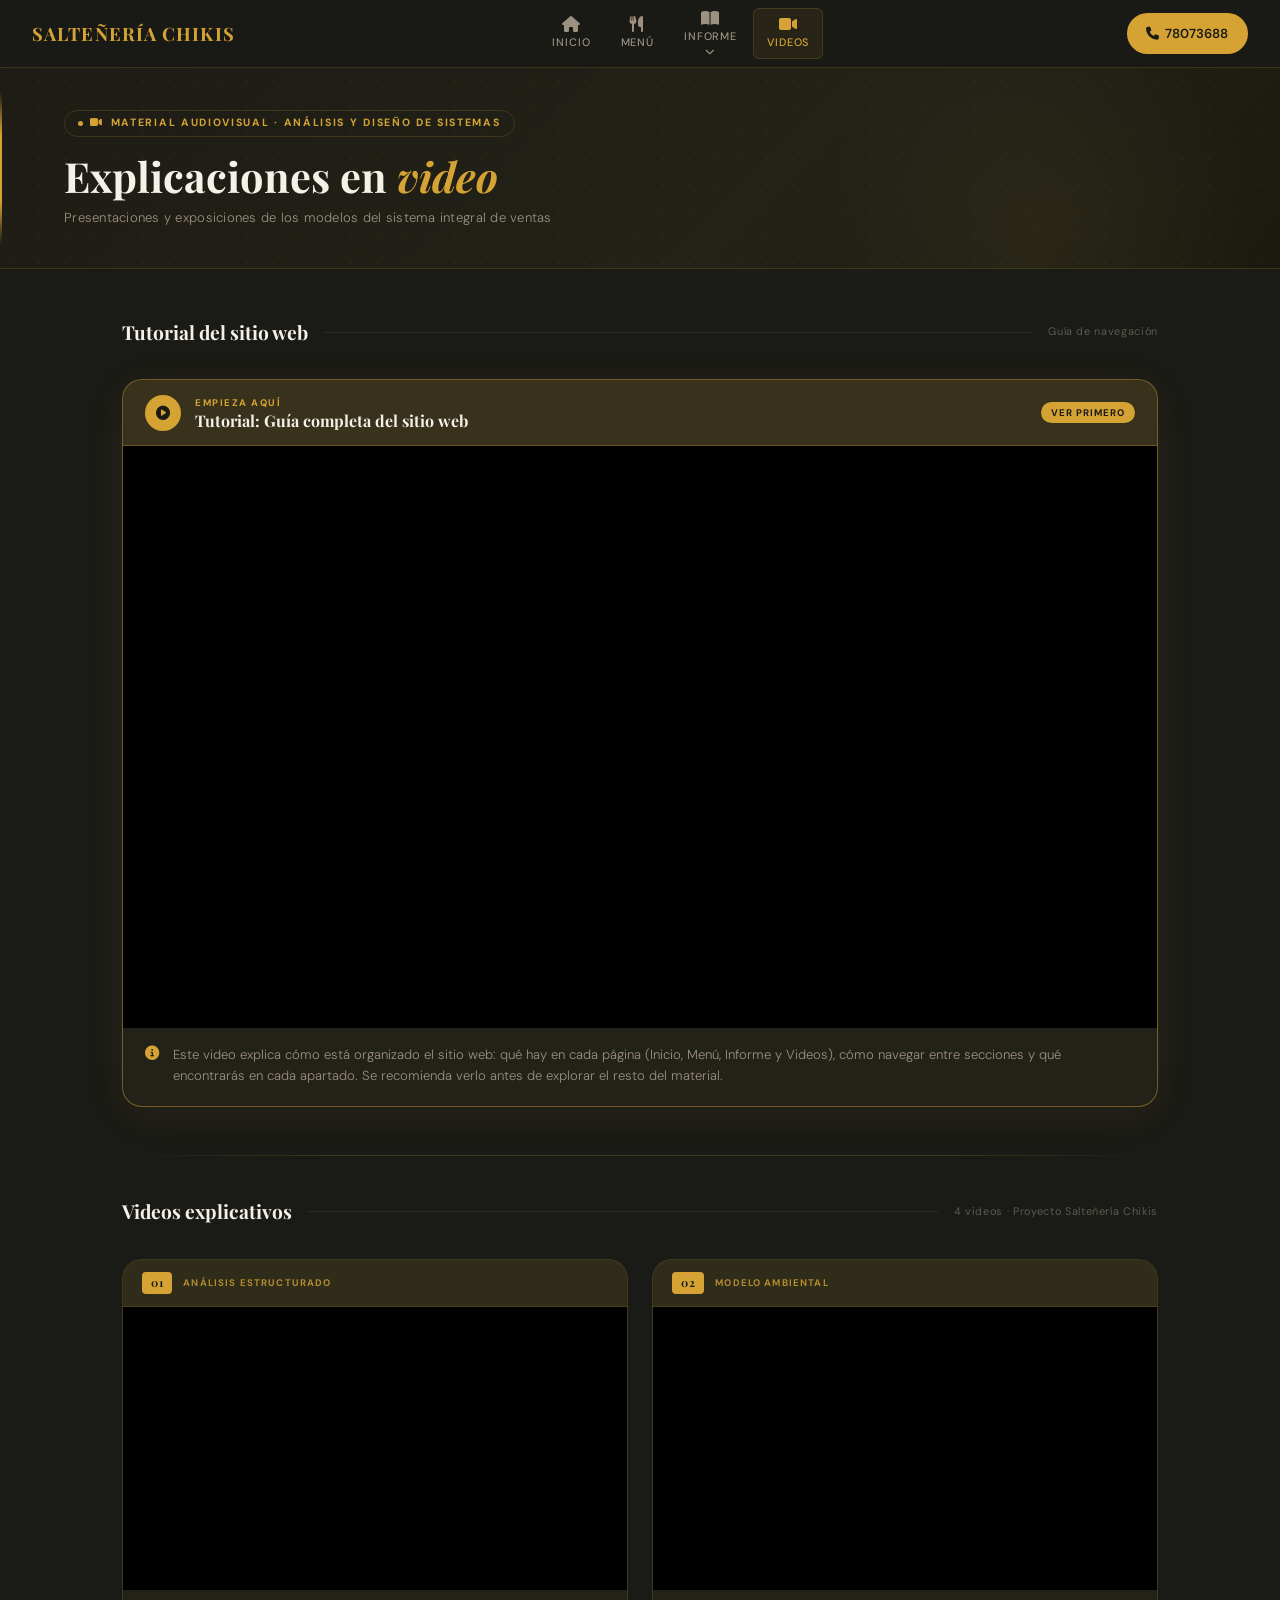
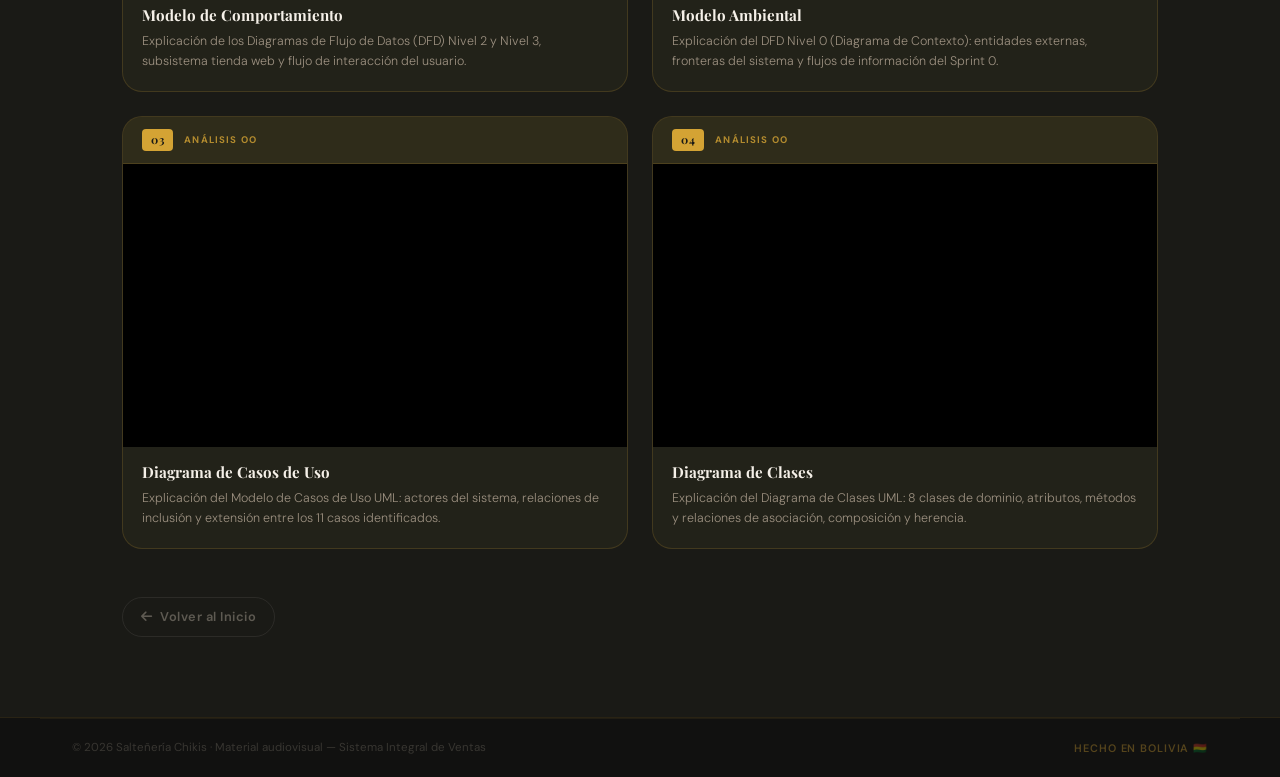
<file: videos.html>
<!DOCTYPE html>
<html lang="es">
<head>
  <meta charset="UTF-8">
  <meta name="viewport" content="width=device-width, initial-scale=1.0">
  <title>Videos Explicativos — Salteñería Chikis</title>

  <link rel="preconnect" href="https://fonts.googleapis.com">
  <link rel="preconnect" href="https://fonts.gstatic.com" crossorigin>
  <link href="https://fonts.googleapis.com/css2?family=Playfair+Display:ital,wght@0,400;0,600;0,700;1,400;1,700&family=DM+Sans:ital,opsz,wght@0,9..40,300;0,9..40,400;0,9..40,500;0,9..40,600;1,9..40,400&display=swap" rel="stylesheet">

  <link rel="stylesheet" href="https://cdnjs.cloudflare.com/ajax/libs/font-awesome/6.2.0/css/all.min.css"
        integrity="sha512-xh6O/CkQoPOWDdYTDqeRdPCVd1SpvCA9XXcUnZS2FmJNp1coAFzvtCN9BmamE+4aHK8yyUHUSCcJHgXloTyT2A=="
        crossorigin="anonymous" referrerpolicy="no-referrer">

  <link rel="stylesheet" href="estilo.css">

  <style>
    /* ══════════════════════════════════════════
       VIDEOS PAGE — estilos propios
    ══════════════════════════════════════════ */

    /* ── Hero banner ── */
    .videos-hero {
      margin-top: 68px;
      position: relative;
      overflow: hidden;
      min-height: 200px;
      display: flex;
      align-items: center;
      background: linear-gradient(135deg, #1e1c14 0%, var(--dark-800) 60%, #1a1a10 100%);
      border-bottom: 1px solid var(--border-gold);
    }

    .videos-hero::before {
      content: '';
      position: absolute;
      inset: 0;
      background-image: radial-gradient(circle, rgba(212,163,52,0.05) 1px, transparent 1px);
      background-size: 26px 26px;
      pointer-events: none;
    }

    .videos-hero::after {
      content: '';
      position: absolute;
      left: 0; top: 12%; bottom: 12%;
      width: 2px;
      background: linear-gradient(to bottom,
        transparent, var(--gold-400) 28%, var(--gold-400) 72%, transparent);
    }

    .videos-hero__glow {
      position: absolute;
      right: 0; top: -40%;
      width: 480px; height: 480px;
      background: radial-gradient(ellipse at center,
        rgba(212,163,52,0.07) 0%, transparent 65%);
      pointer-events: none;
    }

    .videos-hero__content {
      position: relative;
      z-index: 1;
      padding: 2.5rem 4rem;
    }

    .videos-hero__kicker {
      display: inline-flex;
      align-items: center;
      gap: 7px;
      font-size: 0.66rem;
      font-weight: 700;
      letter-spacing: 0.16em;
      text-transform: uppercase;
      color: var(--gold-400);
      margin-bottom: 1rem;
      padding: 4px 13px;
      border: 1px solid var(--border-gold);
      border-radius: var(--radius-pill);
    }
    .videos-hero__kicker::before {
      content: '';
      width: 5px; height: 5px;
      background: var(--gold-400);
      border-radius: 50%;
    }

    .videos-hero__title {
      font-family: var(--font-display);
      font-size: clamp(1.6rem, 3.5vw, 2.6rem);
      font-weight: 700;
      line-height: 1.1;
      color: var(--text-primary);
      margin-bottom: 0.5rem;
    }
    .videos-hero__title em {
      color: var(--gold-400);
      font-style: italic;
    }

    .videos-hero__sub {
      font-size: 0.82rem;
      color: var(--text-secondary);
      font-weight: 300;
      letter-spacing: 0.02em;
    }

    /* ── Área principal ── */
    .videos-page {
      max-width: 1100px;
      margin: 0 auto;
      padding: 3rem 2rem 5rem;
    }

    /* ── Encabezado de sección ── */
    .videos-section-head {
      display: flex;
      align-items: center;
      gap: 1rem;
      margin-bottom: 2rem;
    }

    .videos-section-label {
      font-family: var(--font-display);
      font-size: 1.2rem;
      font-weight: 700;
      color: var(--text-primary);
      white-space: nowrap;
    }

    .videos-section-line {
      flex: 1;
      height: 1px;
      background: var(--border-subtle);
    }

    .videos-section-count {
      font-size: 0.68rem;
      color: var(--text-muted);
      letter-spacing: 0.06em;
      white-space: nowrap;
    }

    /* ══════════════════════════════════════════
       VIDEO TUTORIAL — card destacada (ancho completo)
    ══════════════════════════════════════════ */
    .video-tutorial-card {
      background: var(--dark-800);
      border: 1px solid rgba(212,163,52,0.45);
      border-radius: var(--radius-lg);
      overflow: hidden;
      margin-bottom: 3rem;
      box-shadow: 0 8px 40px rgba(212,163,52,0.08);
      transition: border-color 0.28s ease, box-shadow 0.28s ease;
    }

    .video-tutorial-card:hover {
      border-color: rgba(212,163,52,0.7);
      box-shadow: 0 16px 56px rgba(0,0,0,0.5), 0 0 0 1px rgba(212,163,52,0.15);
    }

    /* Cabecera especial del tutorial */
    .video-tutorial-card__head {
      display: flex;
      align-items: center;
      gap: 0.85rem;
      padding: 0.9rem 1.4rem;
      background: rgba(212,163,52,0.12);
      border-bottom: 1px solid rgba(212,163,52,0.3);
    }

    .tutorial-icon {
      width: 36px; height: 36px;
      border-radius: 50%;
      background: var(--gold-400);
      display: flex; align-items: center; justify-content: center;
      color: var(--dark-900);
      font-size: 0.9rem;
      flex-shrink: 0;
    }

    .video-tutorial-card__head-text {
      flex: 1;
    }

    .video-tutorial-card__head-label {
      font-size: 0.6rem;
      font-weight: 700;
      letter-spacing: 0.16em;
      text-transform: uppercase;
      color: var(--gold-400);
      display: block;
      margin-bottom: 1px;
    }

    .video-tutorial-card__head-title {
      font-family: var(--font-display);
      font-size: 1rem;
      font-weight: 700;
      color: var(--text-primary);
      line-height: 1.2;
    }

    .tutorial-badge {
      font-size: 0.6rem;
      font-weight: 700;
      letter-spacing: 0.1em;
      text-transform: uppercase;
      color: var(--dark-900);
      background: var(--gold-400);
      padding: 3px 10px;
      border-radius: var(--radius-pill);
      flex-shrink: 0;
    }

    /* Iframe del tutorial — 16:9 responsivo */
    .video-tutorial-card__player {
      position: relative;
      width: 100%;
      aspect-ratio: 16 / 9;
      background: #000;
    }

    .video-tutorial-card__player iframe {
      position: absolute;
      inset: 0;
      width: 100%;
      height: 100%;
      border: none;
      display: block;
    }

    /* Descripción bajo el reproductor */
    .video-tutorial-card__body {
      padding: 1rem 1.4rem 1.2rem;
      display: flex;
      align-items: flex-start;
      gap: 0.85rem;
    }

    .video-tutorial-card__body i {
      color: var(--gold-400);
      font-size: 0.9rem;
      margin-top: 2px;
      flex-shrink: 0;
    }

    .video-tutorial-card__desc {
      font-size: 0.82rem;
      color: var(--text-secondary);
      line-height: 1.65;
      font-weight: 300;
    }

    /* ══════════════════════════════════════════
       GRID DE VIDEOS EXPLICATIVOS
    ══════════════════════════════════════════ */
    .videos-grid {
      display: grid;
      grid-template-columns: repeat(2, 1fr);
      gap: 1.5rem;
      margin-bottom: 3rem;
    }

    /* Card de video */
    .video-card {
      background: var(--dark-800);
      border: 1px solid var(--border-gold);
      border-radius: var(--radius-lg);
      overflow: hidden;
      display: flex;
      flex-direction: column;
      transition: transform 0.28s cubic-bezier(0.4,0,0.2,1),
                  box-shadow 0.28s ease,
                  border-color 0.28s ease;
    }

    .video-card:hover {
      transform: translateY(-6px);
      border-color: rgba(212,163,52,0.5);
      box-shadow: 0 20px 48px rgba(0,0,0,0.5),
                  0 0 0 1px rgba(212,163,52,0.12);
    }

    /* Cabecera de la card */
    .video-card__head {
      display: flex;
      align-items: center;
      gap: 0.7rem;
      padding: 0.75rem 1.2rem;
      background: rgba(212,163,52,0.07);
      border-bottom: 1px solid var(--border-gold);
    }

    .video-card__num {
      font-family: var(--font-display);
      font-size: 0.7rem;
      font-weight: 700;
      color: var(--dark-900);
      background: var(--gold-400);
      padding: 2px 9px;
      border-radius: 4px;
      flex-shrink: 0;
      letter-spacing: 0.04em;
    }

    .video-card__badge {
      font-size: 0.6rem;
      font-weight: 700;
      letter-spacing: 0.12em;
      text-transform: uppercase;
      color: var(--gold-400);
      opacity: 0.8;
    }

    /* Contenedor del iframe — 16:9 responsivo */
    .video-card__player {
      position: relative;
      width: 100%;
      aspect-ratio: 16 / 9;
      background: #000;
      overflow: hidden;
    }

    .video-card__player iframe {
      position: absolute;
      inset: 0;
      width: 100%;
      height: 100%;
      border: none;
      display: block;
    }

    /* Body de la card */
    .video-card__body {
      padding: 1rem 1.2rem 1.2rem;
      flex: 1;
      display: flex;
      flex-direction: column;
      gap: 0.4rem;
    }

    .video-card__title {
      font-family: var(--font-display);
      font-size: 0.95rem;
      font-weight: 700;
      color: var(--text-primary);
      line-height: 1.25;
    }

    .video-card__desc {
      font-size: 0.78rem;
      color: var(--text-secondary);
      line-height: 1.6;
      font-weight: 300;
    }

    /* ── Botón volver ── */
    .videos-back {
      display: inline-flex;
      align-items: center;
      gap: 0.5rem;
      font-size: 0.8rem;
      font-weight: 600;
      letter-spacing: 0.04em;
      color: var(--text-muted);
      text-decoration: none;
      padding: 0.55rem 1.1rem;
      border-radius: var(--radius-pill);
      border: 1px solid var(--border-subtle);
      transition: all 0.22s cubic-bezier(0.4,0,0.2,1);
    }
    .videos-back:hover {
      color: var(--gold-400);
      border-color: var(--border-gold);
      background: rgba(212,163,52,0.06);
    }

    /* ── Divisor entre secciones ── */
    .videos-divider {
      height: 1px;
      background: linear-gradient(to right,
        transparent,
        rgba(212,163,52,0.2) 20%,
        rgba(212,163,52,0.2) 80%,
        transparent);
      margin: 0 0 2.5rem;
    }

    /* ── Responsive ── */
    @media (max-width: 900px) {
      .videos-grid {
        grid-template-columns: repeat(2, 1fr);
        gap: 1.1rem;
      }
    }

    @media (max-width: 640px) {
      .videos-hero__content { padding: 2rem 1.5rem; }
      .videos-page { padding: 2rem 1rem 4rem; }

      .videos-grid {
        grid-template-columns: 1fr;
        gap: 1.2rem;
      }

      .video-tutorial-card__head {
        flex-wrap: wrap;
        gap: 0.6rem;
      }

      .tutorial-badge { display: none; }

      .video-tutorial-card__body {
        flex-direction: column;
        gap: 0.5rem;
      }
    }
  </style>
  <link rel="stylesheet" href="nav-mobile-fix.css">
</head>
<body>

  <!-- ══════════════════════════════════════════
       NAVBAR (idéntica al resto del sitio)
  ══════════════════════════════════════════ -->
  <section id="inicio">
    <header id="main-header">
      <div class="contenido-header">

        <div class="logo">
          <h1>SALTEÑERÍA CHIKIS</h1>
        </div>

        <nav id="nav">
          <ul>
            <li>
              <a href="index.html" onclick="seleccionar()">
                <i class="fa-solid fa-house"></i>
                <span>Inicio</span>
              </a>
            </li>
            <li>
              <a href="menu.html" onclick="seleccionar()">
                <i class="fa-solid fa-utensils"></i>
                <span>Menú</span>
              </a>
            </li>

            <li class="dropdown">
              <a href="informe.html" class="dropdown-toggle">
                <i class="fa-solid fa-book-open"></i>
                <span>Informe</span>
                <i class="fa-solid fa-chevron-down dropdown-arrow"></i>
              </a>
              <ul class="dropdown-menu">
                <li>
                  <a href="informe.html#generalidades">
                    <i class="fa-solid fa-circle-info"></i>
                    <span>I. Generalidades</span>
                  </a>
                </li>
                <li>
                  <a href="informe.html#marco-teorico">
                    <i class="fa-solid fa-flask"></i>
                    <span>Marco Teórico</span>
                  </a>
                </li>
                <li>
                  <a href="informe.html#modelo-ambiental">
                    <i class="fa-solid fa-earth-americas"></i>
                    <span>Modelo Ambiental</span>
                  </a>
                </li>
                <li>
                  <a href="informe.html#modelo-comportamiento">
                    <i class="fa-solid fa-sitemap"></i>
                    <span>Modelo de Comportamiento</span>
                  </a>
                </li>
                <li>
                  <a href="informe.html#modelo-objetos">
                    <i class="fa-solid fa-diagram-project"></i>
                    <span>Modelo OO</span>
                  </a>
                </li>
              </ul>
            </li>

            <li>
              <a href="videos.html" onclick="seleccionar()" class="active">
                <i class="fa-solid fa-video"></i>
                <span>Videos</span>
              </a>
            </li>
          </ul>
        </nav>

        <div class="social">
          <a href="tel:78073688">
            <i class="fa-solid fa-phone"></i>
            78073688
          </a>
        </div>

        <div class="nav-responsive" id="bar" onclick="mostrarOcultarMenu()" aria-label="Menú">
          <i class="fa-solid fa-bars"></i>
        </div>

      </div>
    </header>
  </section>


  <!-- ══════════════════════════════════════════
       HERO BANNER
  ══════════════════════════════════════════ -->
  <div class="videos-hero">
    <div class="videos-hero__glow" aria-hidden="true"></div>
    <div class="videos-hero__content">
      <div class="videos-hero__kicker">
        <i class="fa-solid fa-video" aria-hidden="true"></i>
        Material audiovisual · Análisis y Diseño de Sistemas
      </div>
      <h1 class="videos-hero__title">
        Explicaciones en <em>video</em>
      </h1>
      <p class="videos-hero__sub">
        Presentaciones y exposiciones de los modelos del sistema integral de ventas
      </p>
    </div>
  </div>


  <!-- ══════════════════════════════════════════
       CONTENIDO PRINCIPAL
  ══════════════════════════════════════════ -->
  <main class="videos-page">

    <!-- ── VIDEO TUTORIAL (al principio, destacado) ── -->
    <div class="videos-section-head">
      <span class="videos-section-label">Tutorial del sitio web</span>
      <div class="videos-section-line" aria-hidden="true"></div>
      <span class="videos-section-count">Guía de navegación</span>
    </div>

    <div class="video-tutorial-card">
      <div class="video-tutorial-card__head">
        <div class="tutorial-icon">
          <i class="fa-solid fa-circle-play" aria-hidden="true"></i>
        </div>
        <div class="video-tutorial-card__head-text">
          <span class="video-tutorial-card__head-label">Empieza aquí</span>
          <div class="video-tutorial-card__head-title">Tutorial: Guía completa del sitio web</div>
        </div>
        <span class="tutorial-badge">Ver primero</span>
      </div>

      <div class="video-tutorial-card__player">
        <iframe
          src="https://www.youtube.com/embed/9A6xAJBfU4U"
          title="Tutorial completo del sitio web Salteñería Chikis"
          allow="accelerometer; autoplay; clipboard-write; encrypted-media; gyroscope; picture-in-picture; web-share"
          allowfullscreen
          loading="lazy">
        </iframe>
      </div>

      <div class="video-tutorial-card__body">
        <i class="fa-solid fa-circle-info" aria-hidden="true"></i>
        <p class="video-tutorial-card__desc">
          Este video explica cómo está organizado el sitio web: qué hay en cada página (Inicio, Menú, Informe y Videos), cómo navegar entre secciones y qué encontrarás en cada apartado. Se recomienda verlo antes de explorar el resto del material.
        </p>
      </div>
    </div>

    <!-- Divisor entre secciones -->
    <div class="videos-divider" aria-hidden="true"></div>

    <!-- ── VIDEOS EXPLICATIVOS ── -->
    <div class="videos-section-head">
      <span class="videos-section-label">Videos explicativos</span>
      <div class="videos-section-line" aria-hidden="true"></div>
      <span class="videos-section-count">4 videos · Proyecto Salteñería Chikis</span>
    </div>

    <div class="videos-grid">

      <!-- Video 1 -->
      <div class="video-card">
        <div class="video-card__head">
          <span class="video-card__num">01</span>
          <span class="video-card__badge">Análisis Estructurado</span>
        </div>
        <div class="video-card__player">
          <iframe
            src="https://www.youtube.com/embed/kHgYaKIOmdc"
            title="Video 1 — Modelo de Comportamiento"
            allow="accelerometer; autoplay; clipboard-write; encrypted-media; gyroscope; picture-in-picture; web-share"
            allowfullscreen
            loading="lazy">
          </iframe>
        </div>
        <div class="video-card__body">
          <div class="video-card__title">Modelo de Comportamiento</div>
          <p class="video-card__desc">
            Explicación de los Diagramas de Flujo de Datos (DFD) Nivel 2 y Nivel 3, subsistema tienda web y flujo de interacción del usuario.
          </p>
        </div>
      </div>

      <!-- Video 2 -->
      <div class="video-card">
        <div class="video-card__head">
          <span class="video-card__num">02</span>
          <span class="video-card__badge">Modelo Ambiental</span>
        </div>
        <div class="video-card__player">
          <iframe
            src="https://www.youtube.com/embed/cdYcL3SnV-M"
            title="Video 2 — Modelo Ambiental"
            allow="accelerometer; autoplay; clipboard-write; encrypted-media; gyroscope; picture-in-picture; web-share"
            allowfullscreen
            loading="lazy">
          </iframe>
        </div>
        <div class="video-card__body">
          <div class="video-card__title">Modelo Ambiental</div>
          <p class="video-card__desc">
            Explicación del DFD Nivel 0 (Diagrama de Contexto): entidades externas, fronteras del sistema y flujos de información del Sprint 0.
          </p>
        </div>
      </div>

      <!-- Video 3 -->
      <div class="video-card">
        <div class="video-card__head">
          <span class="video-card__num">03</span>
          <span class="video-card__badge">Análisis OO</span>
        </div>
        <div class="video-card__player">
          <iframe
            src="https://www.youtube.com/embed/BylwK0LGIKU"
            title="Video 3 — Diagrama de Casos de Uso"
            allow="accelerometer; autoplay; clipboard-write; encrypted-media; gyroscope; picture-in-picture; web-share"
            allowfullscreen
            loading="lazy">
          </iframe>
        </div>
        <div class="video-card__body">
          <div class="video-card__title">Diagrama de Casos de Uso</div>
          <p class="video-card__desc">
            Explicación del Modelo de Casos de Uso UML: actores del sistema, relaciones de inclusión y extensión entre los 11 casos identificados.
          </p>
        </div>
      </div>

      <!-- Video 4 -->
      <div class="video-card">
        <div class="video-card__head">
          <span class="video-card__num">04</span>
          <span class="video-card__badge">Análisis OO</span>
        </div>
        <div class="video-card__player">
          <iframe
            src="https://www.youtube.com/embed/1j6iPAWR6Jg"
            title="Video 4 — Diagrama de Clases"
            allow="accelerometer; autoplay; clipboard-write; encrypted-media; gyroscope; picture-in-picture; web-share"
            allowfullscreen
            loading="lazy">
          </iframe>
        </div>
        <div class="video-card__body">
          <div class="video-card__title">Diagrama de Clases</div>
          <p class="video-card__desc">
            Explicación del Diagrama de Clases UML: 8 clases de dominio, atributos, métodos y relaciones de asociación, composición y herencia.
          </p>
        </div>
      </div>

    </div>
    <!-- /videos-grid -->

    <!-- Botón volver -->
    <a href="index.html" class="videos-back">
      <i class="fa-solid fa-arrow-left" aria-hidden="true"></i>
      Volver al Inicio
    </a>

  </main>


  <!-- ══════════════════════════════════════════
       FOOTER COMPACTO
  ══════════════════════════════════════════ -->
  <footer id="contacto">
    <div class="footer-bottom">
      <p class="footer-copy">
        © 2026 Salteñería Chikis · Material audiovisual — Sistema Integral de Ventas
      </p>
      <p class="footer-badge">HECHO EN BOLIVIA 🇧🇴</p>
    </div>
  </footer>


  <script src="script.js"></script>
  <script src="nav-dropdown-fix.js"></script>
</body>
</html>
</file>
<file: estilo.css>
/* =====================================================
   SALTEÑERÍA CHIKIS — Sistema de Diseño v2.0
   Paleta: Dorado/Antracita · Tipografía: Playfair + DM Sans
   ===================================================== */

@import url('https://fonts.googleapis.com/css2?family=Playfair+Display:wght@400;600;700&family=DM+Sans:ital,opsz,wght@0,9..40,300;0,9..40,400;0,9..40,500;0,9..40,600;1,9..40,400&display=swap');

/* ─── TOKENS DE DISEÑO ─── */
:root {
  /* Paleta principal */
  --gold-100: #fdf3dc;
  --gold-200: #f5d98a;
  --gold-400: #d4a334;   /* dorado principal */
  --gold-500: #b88a26;
  --gold-600: #8c6918;

  /* Fondos oscuros (antracita) */
  --dark-900: #1a1a16;   /* fondo base */
  --dark-800: #222219;
  --dark-700: #2d2d22;
  --dark-600: #3a3a2e;

  /* Texto */
  --text-primary:   #f5f0e8;
  --text-secondary: #9c9080;
  --text-muted:     #5e5a52;

  /* Bordes */
  --border-gold:    rgba(212, 163, 52, 0.18);
  --border-subtle:  rgba(245, 240, 232, 0.08);

  /* Tipografías */
  --font-display: 'Playfair Display', Georgia, serif;
  --font-body:    'DM Sans', system-ui, -apple-system, sans-serif;

  /* Spacing */
  --space-xs:  0.25rem;
  --space-sm:  0.5rem;
  --space-md:  1rem;
  --space-lg:  1.5rem;
  --space-xl:  2.5rem;
  --space-2xl: 4rem;

  /* Radios */
  --radius-sm: 6px;
  --radius-md: 12px;
  --radius-lg: 20px;
  --radius-pill: 50px;

  /* Sombras */
  --shadow-gold: 0 6px 24px rgba(212, 163, 52, 0.30);
  --shadow-card: 0 2px 16px rgba(0, 0, 0, 0.25);

  /* Transiciones */
  --transition: all 0.22s cubic-bezier(0.4, 0, 0.2, 1);
}

/* ─── RESET ─── */
*, *::before, *::after {
  box-sizing: border-box;
  margin: 0;
  padding: 0;
}

html {
  scroll-behavior: smooth;
  -webkit-text-size-adjust: 100%;
}

body {
  font-family: var(--font-body);
  background-color: var(--dark-900);
  color: var(--text-primary);
  line-height: 1.6;
  font-weight: 400;
  overflow-x: hidden;
}

img {
  max-width: 100%;
  height: auto;
  display: block;
}

a {
  text-decoration: none;
  color: inherit;
}

button {
  font-family: var(--font-body);
  cursor: pointer;
  border: none;
  background: none;
}

ul, ol {
  list-style: none;
}

/* ─── UTILIDADES GLOBALES ─── */
.btn-gold {
  display: inline-flex;
  align-items: center;
  gap: var(--space-sm);
  background: var(--gold-400);
  color: var(--dark-900);
  font-weight: 600;
  font-size: 0.9rem;
  letter-spacing: 0.03em;
  padding: 0.75rem 1.8rem;
  border-radius: var(--radius-pill);
  border: 2px solid var(--gold-400);
  transition: var(--transition);
}

.btn-gold:hover {
  background: var(--gold-200);
  border-color: var(--gold-200);
  transform: translateY(-2px);
  box-shadow: var(--shadow-gold);
}

.btn-outline {
  display: inline-flex;
  align-items: center;
  gap: var(--space-sm);
  background: transparent;
  color: var(--text-primary);
  font-weight: 500;
  font-size: 0.9rem;
  padding: 0.75rem 1.8rem;
  border-radius: var(--radius-pill);
  border: 1px solid rgba(245, 240, 232, 0.25);
  transition: var(--transition);
}

.btn-outline:hover {
  border-color: rgba(212, 163, 52, 0.5);
  color: var(--gold-400);
}

.section-eyebrow {
  display: inline-flex;
  align-items: center;
  gap: 8px;
  font-size: 0.72rem;
  font-weight: 600;
  letter-spacing: 0.14em;
  text-transform: uppercase;
  color: var(--gold-400);
  margin-bottom: var(--space-md);
  padding: 5px 14px;
  border: 1px solid var(--border-gold);
  border-radius: var(--radius-pill);
}

.section-eyebrow::before {
  content: '';
  width: 5px;
  height: 5px;
  background: var(--gold-400);
  border-radius: 50%;
  flex-shrink: 0;
}

/* ─── NAVBAR ─── */
#inicio {
  padding-top: 0;
  min-height: 100vh;
  display: flex;
  flex-direction: column;
}

#inicio header {
  position: fixed;
  top: 0;
  left: 0;
  right: 0;
  z-index: 9000;
  height: 68px;
  display: flex;
  align-items: center;
  background: rgba(26, 26, 22, 0.92);
  backdrop-filter: blur(16px);
  -webkit-backdrop-filter: blur(16px);
  border-bottom: 1px solid var(--border-gold);
  transition: var(--transition);
}

#inicio header.scrolled {
  background: rgba(26, 26, 22, 0.98);
  box-shadow: 0 4px 24px rgba(0, 0, 0, 0.4);
}

#inicio header .contenido-header {
  width: 100%;
  max-width: 1280px;
  margin: 0 auto;
  padding: 0 2rem;
  display: flex;
  align-items: center;
  justify-content: space-between;
  gap: 1rem;
}

/* Logo */
#inicio header .logo h1 {
  font-family: var(--font-display);
  font-size: 1.15rem;
  font-weight: 700;
  color: var(--gold-400);
  letter-spacing: 0.06em;
  white-space: nowrap;
}

/* Nav links */
#inicio header nav ul {
  display: flex;
  align-items: center;
  gap: 0.15rem;
}

#inicio header nav ul li {
  position: relative;
}

#inicio header nav ul li a {
  display: flex;
  flex-direction: column;
  align-items: center;
  gap: 2px;
  padding: 0.45rem 0.8rem;
  color: var(--text-secondary);
  font-size: 0.68rem;
  font-weight: 500;
  letter-spacing: 0.08em;
  text-transform: uppercase;
  border-radius: var(--radius-sm);
  border: 1px solid transparent;
  transition: var(--transition);
}

#inicio header nav ul li a i {
  font-size: 1rem;
  color: inherit;
  display: block;
  margin-bottom: 0;
}

#inicio header nav ul li a:hover,
#inicio header nav ul li a.active {
  color: var(--gold-400);
  background: rgba(212, 163, 52, 0.08);
  border-color: var(--border-gold);
}

/* CTA teléfono en nav */
#inicio header .social a {
  display: inline-flex;
  align-items: center;
  gap: 6px;
  background: var(--gold-400);
  color: var(--dark-900);
  font-weight: 600;
  font-size: 0.82rem;
  padding: 0.5rem 1.1rem;
  border-radius: var(--radius-pill);
  border: 2px solid var(--gold-400);
  transition: var(--transition);
  white-space: nowrap;
}

#inicio header .social a:hover {
  background: transparent;
  color: var(--gold-400);
}

/* Dropdown */
.dropdown { position: relative; }

.dropdown-toggle {
  display: flex !important;
  flex-direction: column !important;
  align-items: center !important;
}

.dropdown-arrow {
  font-size: 0.6rem !important;
  transition: transform 0.2s ease;
}

.dropdown:hover .dropdown-arrow {
  transform: rotate(180deg);
}

.dropdown-menu {
  visibility: hidden;
  opacity: 0;
  position: absolute;
  top: calc(100% + 12px);
  left: 50%;
  transform: translateX(-50%) translateY(-6px);
  background: var(--dark-800);
  border: 1px solid var(--border-gold);
  border-radius: var(--radius-md);
  min-width: 240px;
  padding: 6px;
  z-index: 9001;
  transition: opacity 0.2s ease, transform 0.2s ease, visibility 0s 0.2s;
  box-shadow: 0 8px 32px rgba(0,0,0,0.5);
}

.dropdown:hover .dropdown-menu {
  visibility: visible;
  opacity: 1;
  transform: translateX(-50%) translateY(0);
  transition: opacity 0.2s ease, transform 0.2s ease;
}

.dropdown-menu li a {
  display: flex !important;
  flex-direction: row !important;
  align-items: center !important;
  gap: 10px !important;
  padding: 0.65rem 0.9rem !important;
  color: var(--text-secondary) !important;
  font-size: 0.82rem !important;
  text-transform: none !important;
  letter-spacing: 0.02em !important;
  border-radius: var(--radius-sm) !important;
  border: 1px solid transparent !important;
}

.dropdown-menu li a i {
  color: var(--gold-400) !important;
  font-size: 0.95rem !important;
}

.dropdown-menu li a:hover {
  color: var(--text-primary) !important;
  background: rgba(212, 163, 52, 0.1) !important;
  border-color: var(--border-gold) !important;
}

/* Botón menú hamburguesa */
.nav-responsive {
  display: none;
  font-size: 1.4rem;
  color: var(--text-secondary);
  cursor: pointer;
  padding: 0.3rem;
  border-radius: var(--radius-sm);
  transition: var(--transition);
}

.nav-responsive:hover { color: var(--gold-400); }

/* ─── HERO SECTION ─── */
#inicio .carrusel {
  position: relative;
  flex: 1;
  min-height: calc(100vh - 68px);
  margin-top: 68px;
  overflow: hidden;
  background: var(--dark-900);
}

/* Overlay de texto sobre el carrusel */
#inicio .carrusel .info {
  position: absolute;
  inset: 0;
  z-index: 5;
  display: flex;
  flex-direction: column;
  justify-content: center;
  padding: 0 6vw;
  max-width: 660px;
  background: linear-gradient(
    to right,
    rgba(26, 26, 22, 0.92) 0%,
    rgba(26, 26, 22, 0.6) 60%,
    transparent 100%
  );
}

.hero-eyebrow {
  display: inline-flex;
  align-items: center;
  gap: 8px;
  font-size: 0.72rem;
  font-weight: 600;
  letter-spacing: 0.14em;
  text-transform: uppercase;
  color: var(--gold-400);
  margin-bottom: 1.3rem;
  padding: 5px 14px;
  border: 1px solid var(--border-gold);
  border-radius: var(--radius-pill);
  width: fit-content;
  animation: fadeUp 0.8s ease both;
}

.hero-eyebrow::before {
  content: '';
  width: 5px;
  height: 5px;
  background: var(--gold-400);
  border-radius: 50%;
}

.hero-title {
  font-family: var(--font-display);
  font-size: clamp(2.2rem, 5.5vw, 3.8rem);
  line-height: 1.1;
  font-weight: 700;
  color: var(--text-primary);
  margin: 0 0 1rem 0;
  animation: fadeUp 0.8s 0.1s ease both;
}

.hero-title .accent {
  color: var(--gold-400);
  font-style: italic;
}

.hero-desc {
  font-size: clamp(0.95rem, 1.5vw, 1.1rem);
  line-height: 1.7;
  color: var(--text-secondary);
  font-weight: 300;
  max-width: 420px;
  margin-bottom: 2rem;
  animation: fadeUp 0.8s 0.2s ease both;
}

.hero-ctas {
  display: flex;
  gap: 1rem;
  flex-wrap: wrap;
  animation: fadeUp 0.8s 0.3s ease both;
}

/* Stats flotantes en el hero */
.hero-stats {
  position: absolute;
  bottom: 2.5rem;
  right: 3rem;
  z-index: 5;
  display: flex;
  gap: 2rem;
  animation: fadeUp 0.8s 0.4s ease both;
}

.hero-stat {
  text-align: right;
}

.hero-stat-num {
  font-family: var(--font-display);
  font-size: 2rem;
  font-weight: 700;
  color: var(--gold-400);
  line-height: 1;
}

.hero-stat-label {
  font-size: 0.68rem;
  color: var(--text-muted);
  letter-spacing: 0.08em;
  text-transform: uppercase;
  margin-top: 2px;
}

/* Línea decorativa izquierda */
.hero-accent-line {
  position: absolute;
  left: 0;
  top: 8%;
  bottom: 8%;
  width: 2px;
  background: linear-gradient(
    to bottom,
    transparent,
    var(--gold-400) 30%,
    var(--gold-400) 70%,
    transparent
  );
  z-index: 5;
}

/* Imágenes del carrusel */
#inicio .gallery {
  width: 100%;
  height: calc(100vh - 68px);
}
#inicio .gallery-cell {
  width: 100%;
  height: calc(100vh - 68px);
}
#inicio .gallery-cell img {
  width: 100vw;
  height: 100%;       /* era: height: 100% */
  object-fit: cover;
  filter: brightness(0.42) saturate(0.8);
  animation: kenBurns 8s ease-in-out infinite alternate;
  will-change: transform;
}
/* Scroll indicator */
.scroll-indicator {
  position: absolute;
  bottom: 2rem;
  left: 50%;
  transform: translateX(-50%);
  z-index: 5;
  display: flex;
  flex-direction: column;
  align-items: center;
  gap: 4px;
}

.scroll-line {
  width: 1px;
  height: 36px;
  background: linear-gradient(to bottom, var(--gold-400), transparent);
  animation: scrollPulse 1.8s infinite;
}

@keyframes scrollPulse {
  0%   { opacity: 0; transform: scaleY(0); transform-origin: top; }
  50%  { opacity: 1; transform: scaleY(1); }
  100% { opacity: 0; }
}

@keyframes fadeUp {
  from { opacity: 0; transform: translateY(20px); }
  to   { opacity: 1; transform: translateY(0); }
}

/* ─── RESPONSIVE — NAVBAR ─── */
@media (max-width: 1080px) {
  #inicio header .social { display: none; }
}

@media (max-width: 760px) {
  #inicio header .contenido-header { padding: 0 1.25rem; }

  .nav-responsive { display: block; }

  #inicio header nav {
    display: none;
    position: fixed;
    top: 68px;
    left: 0;
    right: 0;
    bottom: 0;
    background: rgba(26, 26, 22, 0.98);
    backdrop-filter: blur(20px);
    z-index: 8999;
    padding: 2rem 1.5rem;
    overflow-y: auto;
  }

  #inicio header nav.responsive {
    display: block;
  }

  #inicio header nav ul {
    flex-direction: column;
    gap: 0.25rem;
  }

  #inicio header nav ul li a {
    flex-direction: row;
    justify-content: flex-start;
    gap: 12px;
    padding: 0.9rem 1rem;
    font-size: 0.85rem;
    letter-spacing: 0.06em;
    border-bottom: 1px solid var(--border-subtle);
    border-radius: 0;
    border-left: none;
    border-right: none;
    border-top: none;
  }

  #inicio header nav ul li a i {
    font-size: 1.1rem;
    min-width: 20px;
    text-align: center;
  }

  /* Hero responsive */
  #inicio .carrusel .info {
    max-width: 100%;
    padding: 0 1.5rem;
    background: linear-gradient(
      to bottom,
      rgba(26, 26, 22, 0.85) 0%,
      rgba(26, 26, 22, 0.7) 60%,
      rgba(26, 26, 22, 0.5) 100%
    );
    justify-content: flex-end;
    padding-bottom: 5rem;
  }

  .hero-stats {
    display: none;
  }

  .hero-title { font-size: 2.2rem; }
}
/* ══════════════════════════════════════════
   HERO — KEN BURNS + FADE OVERLAY
══════════════════════════════════════════ */

/* Ken Burns en cada imagen del carrusel */
#inicio .gallery-cell img {
  width: 100vw;
  height: 100%;
  object-fit: cover;
  min-height: calc(100vh - 68px);
  filter: brightness(0.42) saturate(0.8);
  animation: kenBurns 18s ease-in-out infinite alternate;
  will-change: transform;
}

/* Células alternas con dirección opuesta para variedad */
#inicio .gallery-cell:nth-child(even) img {
  animation-direction: alternate-reverse;
  animation-duration: 20s;
}

@keyframes kenBurns {
  from { transform: scale(1)    translate(0, 0); }
  to   { transform: scale(1.07) translate(-1.5%, -0.8%); }
}

/* Degradado de legibilidad sobre el carrusel */
#inicio .carrusel::after {
  content: '';
  position: absolute;
  inset: 0;
  z-index: 1;
  background:
    linear-gradient(90deg,
      rgba(26,26,22,0.90) 0%,
      rgba(26,26,22,0.55) 50%,
      rgba(26,26,22,0.20) 100%),
    linear-gradient(to top,
      rgba(26,26,22,0.60) 0%,
      transparent 40%);
  pointer-events: none;
}

/* Flickity page dots — reestilizados */
#inicio .flickity-page-dots {
  bottom: 1.5rem;
  left: 50%;
  transform: translateX(-50%);
  z-index: 4;
}

#inicio .flickity-page-dots .dot {
  width: 6px;
  height: 6px;
  background: rgba(212, 163, 52, 0.3);
  opacity: 1;
  margin: 0 3px;
  transition: all 0.3s ease;
}

#inicio .flickity-page-dots .dot.is-selected {
  background: var(--gold-400);
  width: 20px;
  border-radius: 3px;
}


/* ══════════════════════════════════════════
   SECCIÓN VIDEO — Frame de smartphone
══════════════════════════════════════════ */

#video-presentacion {
  padding: var(--space-2xl) var(--space-xl);
  background: #1e1c14;
  border-top: 1px solid var(--border-gold);
  border-bottom: 1px solid var(--border-gold);
}

.video-inner {
  max-width: 1100px;
  margin: 0 auto;
  display: flex;
  align-items: center;
  gap: 3.5rem;
}

/* Copy lado izquierdo */
.video-copy {
  flex: 1;
  min-width: 0;
}

.video-heading {
  font-family: var(--font-display);
  font-size: clamp(1.8rem, 3.5vw, 2.8rem);
  line-height: 1.12;
  font-weight: 700;
  color: var(--text-primary);
  margin-bottom: 1rem;
}

.video-heading em {
  color: var(--gold-400);
  font-style: italic;
}

.video-desc {
  font-size: 1rem;
  line-height: 1.7;
  color: var(--text-secondary);
  font-weight: 300;
  max-width: 400px;
  margin-bottom: 1.5rem;
}

.video-features {
  list-style: none;
  display: flex;
  flex-direction: column;
  gap: 0.55rem;
  margin-bottom: 2rem;
}

.video-features li {
  display: flex;
  align-items: center;
  gap: 0.6rem;
  font-size: 0.88rem;
  color: var(--text-secondary);
}

.video-features li::before {
  content: '';
  width: 5px;
  height: 5px;
  background: var(--gold-400);
  border-radius: 50%;
  flex-shrink: 0;
}

.video-trigger-btn {
  font-size: 0.9rem;
}

/* Línea divisora decorativa */
.video-divider {
  flex-shrink: 0;
  width: 1px;
  height: 260px;
  background: linear-gradient(
    to bottom,
    transparent,
    rgba(212,163,52,0.25) 20%,
    rgba(212,163,52,0.25) 80%,
    transparent
  );
}

/* ─── Phone Frame ─── */
.phone-frame {
  flex-shrink: 0;
  width: 190px;
  display: flex;
  flex-direction: column;
  align-items: center;
  gap: 0.75rem;
}

.phone-body {
  width: 100%;
  background: #222219;
  border: 2px solid rgba(212,163,52,0.28);
  border-radius: 28px;
  overflow: hidden;
  box-shadow:
    0 0 0 1px rgba(212,163,52,0.08),
    0 24px 60px rgba(0,0,0,0.55);
}

.phone-notch {
  height: 22px;
  background: #111110;
  display: flex;
  align-items: center;
  justify-content: center;
}

.phone-camera {
  width: 8px;
  height: 8px;
  background: #2a2a28;
  border-radius: 50%;
  border: 1px solid #333;
}

.phone-screen {
  aspect-ratio: 9 / 16;
  position: relative;
  background: #111;
  overflow: hidden;
}

.phone-screen video {
  width: 100%;
  height: 100%;
  object-fit: cover;
  display: block;
}

/* Overlay play inicial */
.phone-play-overlay {
  position: absolute;
  inset: 0;
  display: flex;
  align-items: center;
  justify-content: center;
  background: rgba(26,26,22,0.45);
  cursor: pointer;
  transition: opacity 0.3s ease;
}

.phone-play-overlay.hidden {
  opacity: 0;
  pointer-events: none;
}

.phone-play-overlay i {
  width: 52px;
  height: 52px;
  background: rgba(212,163,52,0.9);
  color: #1a1a16;
  border-radius: 50%;
  display: flex;
  align-items: center;
  justify-content: center;
  font-size: 1.2rem;
  box-shadow: 0 0 0 12px rgba(212,163,52,0.15);
  transition: all 0.25s ease;
}

.phone-play-overlay:hover i {
  background: var(--gold-400);
  box-shadow: 0 0 0 16px rgba(212,163,52,0.2);
  transform: scale(1.08);
}

.phone-chin {
  height: 14px;
  background: #111110;
  display: flex;
  align-items: center;
  justify-content: center;
}

.phone-home-bar {
  width: 50px;
  height: 3px;
  background: #333;
  border-radius: 2px;
}

.phone-caption {
  font-size: 0.65rem;
  color: var(--text-muted);
  letter-spacing: 0.08em;
  text-transform: uppercase;
  text-align: center;
}


/* ══════════════════════════════════════════
   SECCIÓN SUCURSALES — Cards
══════════════════════════════════════════ */

#sucursal {
  padding: var(--space-2xl) var(--space-xl);
  background: var(--dark-900);
}

.sucursal-header {
  text-align: center;
  margin-bottom: 3rem;
}

.sucursal-header .section-eyebrow {
  margin: 0 auto 1rem;
}

.sucursal-title {
  font-family: var(--font-display);
  font-size: clamp(1.8rem, 4vw, 2.6rem);
  font-weight: 700;
  color: var(--text-primary);
  margin-bottom: 0.5rem;
}

.sucursal-title em {
  color: var(--gold-400);
  font-style: italic;
}

.sucursal-subtitle {
  font-size: 0.9rem;
  color: var(--text-muted);
  letter-spacing: 0.04em;
}

.sucursal-grid {
  max-width: 1100px;
  margin: 0 auto;
  display: grid;
  grid-template-columns: repeat(3, 1fr);
  gap: 1.25rem;
}

/* Card base */
.suc-card {
  background: var(--dark-800);
  border: 1px solid var(--border-gold);
  border-radius: var(--radius-lg);
  overflow: hidden;
  transition: var(--transition);
  display: flex;
  flex-direction: column;
}

.suc-card:hover {
  transform: translateY(-6px);
  border-color: rgba(212,163,52,0.45);
  box-shadow: 0 16px 48px rgba(0,0,0,0.45), 0 0 0 1px rgba(212,163,52,0.12);
}

/* Card destacada (Calacoto) */
.suc-card--featured {
  border-color: rgba(212,163,52,0.35);
  box-shadow: 0 4px 24px rgba(212,163,52,0.08);
}

/* Imagen de la card */
.suc-card-img {
  position: relative;
  height: 160px;
  overflow: hidden;
  background: var(--dark-700);
}

.suc-card-img img {
  width: 100%;
  height: 100%;
  object-fit: cover;
  transition: transform 0.5s ease;
  filter: brightness(0.55) saturate(0.7);
}

.suc-card:hover .suc-card-img img {
  transform: scale(1.06);
  filter: brightness(0.65) saturate(0.8);
}

/* Degradado en la imagen */
.suc-card-img::after {
  content: '';
  position: absolute;
  inset: 0;
  background: linear-gradient(to bottom, transparent 40%, rgba(34,34,25,0.9) 100%);
}

/* Badge de nombre */
.suc-card-badge {
  position: absolute;
  top: 0.75rem;
  left: 0.75rem;
  z-index: 1;
  background: rgba(212,163,52,0.15);
  border: 1px solid rgba(212,163,52,0.35);
  color: var(--gold-400);
  font-size: 0.62rem;
  font-weight: 700;
  letter-spacing: 0.12em;
  text-transform: uppercase;
  padding: 4px 10px;
  border-radius: var(--radius-pill);
}

/* Número decorativo */
.suc-card-num {
  position: absolute;
  bottom: -10px;
  right: 12px;
  z-index: 1;
  font-family: var(--font-display);
  font-size: 3.5rem;
  font-weight: 700;
  color: rgba(212,163,52,0.10);
  line-height: 1;
}

/* Body de la card */
.suc-card-body {
  padding: 1.25rem 1.25rem 0.75rem;
  flex: 1;
}

.suc-card-name {
  font-family: var(--font-display);
  font-size: 1.05rem;
  font-weight: 700;
  color: var(--text-primary);
  margin-bottom: 0.6rem;
}

.suc-card-addr,
.suc-card-phone {
  display: flex;
  align-items: flex-start;
  gap: 0.45rem;
  font-size: 0.82rem;
  font-style: normal;
  line-height: 1.45;
  margin-bottom: 0.45rem;
}

.suc-card-addr { color: var(--text-secondary); }
.suc-card-phone { color: var(--text-muted); }

.suc-card-addr i,
.suc-card-phone i {
  color: var(--gold-400);
  margin-top: 1px;
  flex-shrink: 0;
}

.suc-card-phone a {
  color: inherit;
  text-decoration: none;
  transition: color 0.2s;
}
.suc-card-phone a:hover { color: var(--gold-400); }

/* Footer de la card */
.suc-card-footer {
  padding: 0.65rem 1.25rem;
  border-top: 1px solid var(--border-subtle);
  display: flex;
  align-items: center;
  justify-content: space-between;
}

.suc-map-link {
  display: inline-flex;
  align-items: center;
  gap: 5px;
  font-size: 0.72rem;
  font-weight: 600;
  letter-spacing: 0.06em;
  text-transform: uppercase;
  color: var(--gold-400);
  text-decoration: none;
  transition: var(--transition);
}

.suc-map-link:hover { color: var(--gold-200); }

.suc-hours {
  font-size: 0.68rem;
  color: var(--text-muted);
  letter-spacing: 0.04em;
}


/* ══════════════════════════════════════════
   FOOTER / CONTACTO
══════════════════════════════════════════ */

#contacto {
  background: #111110;
  border-top: 1px solid rgba(212,163,52,0.12);
  padding: 0;
}

.footer-inner {
  max-width: 1200px;
  margin: 0 auto;
  padding: 3.5rem 2rem 2rem;
  display: grid;
  grid-template-columns: 1.5fr 1fr 1fr 1.3fr;
  gap: 2.5rem;
}

/* Columna de marca */

.footer-brand-name {
  font-family: var(--font-display);
  font-size: 1.1rem;
  font-weight: 700;
  color: var(--gold-400);
  letter-spacing: 0.06em;
  margin-bottom: 0.1rem;
}

.footer-gold-bar {
  width: 36px;
  height: 2px;
  background: var(--gold-400);
  margin: 0.75rem 0 1rem;
}

.footer-brand-desc {
  font-size: 0.82rem;
  line-height: 1.7;
  color: var(--text-muted);
  max-width: 220px;
  margin-bottom: 1.25rem;
}

/* Social buttons */
.footer-social {
  display: flex;
  gap: 0.5rem;
  flex-wrap: wrap;
}

.social-btn {
  width: 34px;
  height: 34px;
  border-radius: 50%;
  background: rgba(212,163,52,0.08);
  border: 1px solid rgba(212,163,52,0.2);
  display: flex;
  align-items: center;
  justify-content: center;
  color: var(--gold-400);
  font-size: 0.78rem;
  transition: var(--transition);
  text-decoration: none;
}

.social-btn:hover {
  background: var(--gold-400);
  color: var(--dark-900);
  border-color: var(--gold-400);
  transform: translateY(-2px);
}

/* Columnas del footer */
.footer-col-title {
  font-size: 0.65rem;
  font-weight: 700;
  letter-spacing: 0.13em;
  text-transform: uppercase;
  color: var(--gold-400);
  margin-bottom: 1rem;
}

.footer-link {
  display: block;
  font-size: 0.82rem;
  color: var(--text-muted);
  margin-bottom: 0.45rem;
  text-decoration: none;
  transition: color 0.2s ease;
}

.footer-link:hover { color: var(--gold-400); }

.footer-contact-item {
  display: flex;
  align-items: flex-start;
  gap: 0.5rem;
  font-size: 0.8rem;
  color: var(--text-muted);
  margin-bottom: 0.65rem;
  line-height: 1.5;
}

.footer-contact-item i {
  color: var(--gold-400);
  flex-shrink: 0;
  margin-top: 1px;
}

.footer-contact-item a {
  color: var(--text-muted);
  text-decoration: none;
  transition: color 0.2s;
}
.footer-contact-item a:hover { color: var(--gold-400); }

/* Mapa */
.footer-col--map .footer-map-wrapper {
  border-radius: var(--radius-md);
  overflow: hidden;
  border: 1px solid var(--border-gold);
}

/* Barra inferior */
.footer-bottom {
  max-width: 1200px;
  margin: 0 auto;
  padding: 1.25rem 2rem;
  border-top: 1px solid rgba(212,163,52,0.08);
  display: flex;
  align-items: center;
  justify-content: space-between;
  flex-wrap: wrap;
  gap: 0.5rem;
}

.footer-copy {
  font-size: 0.72rem;
  color: var(--text-muted);
  opacity: 0.5;
}

.footer-badge {
  font-size: 0.68rem;
  color: rgba(212,163,52,0.35);
  letter-spacing: 0.08em;
  font-weight: 600;
}


/* ══════════════════════════════════════════
   RESPONSIVE GENERAL
══════════════════════════════════════════ */

@media (max-width: 1024px) {
  .footer-inner {
    grid-template-columns: 1fr 1fr;
  }
  .footer-col--map { grid-column: 1 / -1; }
  .footer-map-wrapper iframe { height: 200px; }
}

@media (max-width: 900px) {
  .sucursal-grid {
    grid-template-columns: 1fr;
    max-width: 420px;
  }
}

@media (max-width: 768px) {
  #video-presentacion { padding: 2.5rem 1.25rem; }

  .video-inner {
    flex-direction: column;
    gap: 2.5rem;
    align-items: center;
  }

  .video-copy { text-align: center; }

  .video-features {
    align-items: center;
  }

  .video-desc { max-width: 100%; }

  .video-divider { display: none; }

  .phone-frame { width: 170px; }

  #sucursal { padding: 2.5rem 1.25rem; }

  .sucursal-grid {
    max-width: 100%;
    grid-template-columns: 1fr;
  }

  .footer-inner {
    grid-template-columns: 1fr;
    gap: 1.75rem;
    padding: 2.5rem 1.25rem 1.5rem;
  }

  .footer-col--map { grid-column: auto; }

  .footer-bottom {
    flex-direction: column;
    text-align: center;
    padding: 1rem 1.25rem;
  }
}

@media (max-width: 480px) {
  .hero-stats { display: none; }
  .phone-frame { width: 150px; }
}
/* =====================================================
   SALTEÑERÍA CHIKIS — Addon CSS: Vista de Informe
   Añadir al FINAL de estilo.css
   Versión: 1.0 · Fase 4 · Informe Técnico
   ===================================================== */


/* ══════════════════════════════════════════
   VARIABLES ADICIONALES (doc layout)
══════════════════════════════════════════ */
:root {
  --doc-sidebar-w:   260px;
  --doc-content-max: 800px;
  --doc-gap:         2.5rem;
  --doc-top-offset:  68px; /* altura del navbar */

  /* Colores semánticos para el informe */
  --doc-heading-1:   var(--gold-400);
  --doc-heading-2:   var(--gold-200);
  --doc-heading-3:   #c8b97a;
  --doc-text:        #e8e2d8;
  --doc-muted:       var(--text-secondary);
  --doc-border:      rgba(212, 163, 52, 0.14);
  --doc-code-bg:     rgba(255, 255, 255, 0.04);
  --doc-blockquote:  rgba(212, 163, 52, 0.08);
  --doc-figure-bg:   rgba(45, 45, 34, 0.6);
}


/* ══════════════════════════════════════════
   HERO BANNER DEL INFORME
══════════════════════════════════════════ */
.informe-hero {
  margin-top: var(--doc-top-offset);
  position: relative;
  overflow: hidden;
  min-height: 220px;
  display: flex;
  align-items: center;
  background: linear-gradient(135deg, #1e1c14 0%, var(--dark-800) 60%, #1a1a10 100%);
  border-bottom: 1px solid var(--border-gold);
}

/* Textura de puntos */
.informe-hero::before {
  content: '';
  position: absolute;
  inset: 0;
  background-image: radial-gradient(circle, rgba(212,163,52,0.05) 1px, transparent 1px);
  background-size: 26px 26px;
  pointer-events: none;
}

/* Línea dorada lateral izquierda */
.informe-hero::after {
  content: '';
  position: absolute;
  left: 0;
  top: 12%;
  bottom: 12%;
  width: 2px;
  background: linear-gradient(to bottom,
    transparent,
    var(--gold-400) 28%,
    var(--gold-400) 72%,
    transparent);
}

/* Glow radial derecho */
.informe-hero__glow {
  position: absolute;
  right: 0;
  top: -40%;
  width: 520px;
  height: 520px;
  background: radial-gradient(ellipse at center,
    rgba(212,163,52,0.07) 0%,
    transparent 65%);
  pointer-events: none;
}

.informe-hero__content {
  position: relative;
  z-index: 1;
  padding: 2.5rem 4rem;
  max-width: 820px;
}

.informe-hero__kicker {
  display: inline-flex;
  align-items: center;
  gap: 7px;
  font-size: 0.66rem;
  font-weight: 700;
  letter-spacing: 0.16em;
  text-transform: uppercase;
  color: var(--gold-400);
  margin-bottom: 1rem;
  padding: 4px 13px;
  border: 1px solid var(--border-gold);
  border-radius: var(--radius-pill);
}
.informe-hero__kicker::before {
  content: '';
  width: 5px;
  height: 5px;
  background: var(--gold-400);
  border-radius: 50%;
}

.informe-hero__title {
  font-family: var(--font-display);
  font-size: clamp(1.6rem, 3.5vw, 2.6rem);
  font-weight: 700;
  line-height: 1.1;
  color: var(--text-primary);
  margin-bottom: 0.6rem;
}
.informe-hero__title em {
  color: var(--gold-400);
  font-style: italic;
}

.informe-hero__sub {
  font-size: 0.82rem;
  color: var(--text-secondary);
  font-weight: 300;
  letter-spacing: 0.02em;
}

/* Meta pills */
.informe-hero__meta {
  display: flex;
  flex-wrap: wrap;
  gap: 0.5rem;
  margin-top: 1.2rem;
}

.informe-meta-pill {
  display: inline-flex;
  align-items: center;
  gap: 5px;
  background: rgba(212,163,52,0.08);
  border: 1px solid rgba(212,163,52,0.2);
  border-radius: var(--radius-pill);
  padding: 3px 11px;
  font-size: 0.68rem;
  color: var(--doc-muted);
  letter-spacing: 0.04em;
}
.informe-meta-pill i { color: var(--gold-400); font-size: 0.65rem; }


/* ══════════════════════════════════════════
   LAYOUT PRINCIPAL: SIDEBAR + CONTENT
══════════════════════════════════════════ */
.doc-layout {
  display: grid;
  grid-template-columns: var(--doc-sidebar-w) 1fr;
  gap: 0;
  max-width: 1280px;
  margin: 0 auto;
  padding: 0 2rem 4rem;
  align-items: start;   /* ← AGREGAR esta línea */
}


/* ──────────────────────────────────────────
   SIDEBAR — Tabla de contenidos sticky
────────────────────────────────────────── */
.doc-sidebar {
  position: sticky;
  top: calc(var(--doc-top-offset) + 1.5rem);
  max-height: calc(100vh - var(--doc-top-offset) - 3rem);
  overflow-y: auto;
  padding: 1.5rem 1.2rem 1.5rem 0;
  scrollbar-width: thin;
  scrollbar-color: var(--dark-600) transparent;
  align-self: start;    /* ← AGREGAR esta línea */
}
.doc-sidebar::-webkit-scrollbar { width: 3px; }
.doc-sidebar::-webkit-scrollbar-thumb { background: var(--dark-600); border-radius: 2px; }

.doc-sidebar__label {
  font-size: 0.6rem;
  font-weight: 700;
  letter-spacing: 0.15em;
  text-transform: uppercase;
  color: var(--text-muted);
  margin-bottom: 0.9rem;
  padding-bottom: 0.5rem;
  border-bottom: 1px solid var(--border-subtle);
  display: flex;
  align-items: center;
  gap: 6px;
}
.doc-sidebar__label i { color: var(--gold-400); font-size: 0.7rem; }

/* Capítulos (nivel 1) */
.doc-toc-chapter {
  margin-bottom: 0.15rem;
}

.doc-toc-chapter > a {
  display: flex;
  align-items: center;
  gap: 0.55rem;
  padding: 0.48rem 0.7rem;
  font-size: 0.76rem;
  font-weight: 600;
  color: var(--text-secondary);
  border-radius: var(--radius-sm);
  border: 1px solid transparent;
  transition: var(--transition);
  text-decoration: none;
}

.doc-toc-chapter > a .toc-num {
  font-family: var(--font-display);
  font-size: 0.7rem;
  font-weight: 700;
  color: var(--gold-400);
  background: rgba(212,163,52,0.1);
  border: 1px solid rgba(212,163,52,0.25);
  border-radius: 4px;
  padding: 1px 6px;
  flex-shrink: 0;
  line-height: 1.4;
}

.doc-toc-chapter > a:hover,
.doc-toc-chapter > a.toc-active {
  color: var(--text-primary);
  background: rgba(212,163,52,0.07);
  border-color: var(--border-gold);
}

/* Secciones (nivel 2) */
.doc-toc-section {
  list-style: none;
  margin-left: 1rem;
  display: none;
  flex-direction: column;
  gap: 0;
}

.doc-toc-chapter.toc-open .doc-toc-section {
  display: flex;
}

.doc-toc-section li a {
  display: flex;
  align-items: center;
  gap: 0.45rem;
  padding: 0.3rem 0.6rem;
  font-size: 0.71rem;
  font-weight: 400;
  color: var(--text-muted);
  border-radius: var(--radius-sm);
  border-left: 1px solid var(--border-subtle);
  text-decoration: none;
  transition: var(--transition);
}
.doc-toc-section li a::before {
  content: '';
  width: 3px;
  height: 3px;
  background: var(--text-muted);
  border-radius: 50%;
  flex-shrink: 0;
}
.doc-toc-section li a:hover { color: var(--gold-400); border-color: rgba(212,163,52,0.3); }

/* Divisor del sidebar */
.doc-sidebar__divider {
  height: 1px;
  background: var(--border-subtle);
  margin: 1rem 0;
}

/* Botón volver */
.doc-sidebar__back {
  display: flex;
  align-items: center;
  gap: 6px;
  font-size: 0.72rem;
  font-weight: 600;
  color: var(--text-muted);
  text-decoration: none;
  padding: 0.45rem 0.7rem;
  border-radius: var(--radius-sm);
  border: 1px solid transparent;
  transition: var(--transition);
  letter-spacing: 0.04em;
}
.doc-sidebar__back:hover { color: var(--gold-400); border-color: var(--border-gold); }


/* ──────────────────────────────────────────
   CONTENT — Área principal de lectura
────────────────────────────────────────── */
.doc-content {
  padding: 2.5rem 0 2rem 3rem;
  border-left: 1px solid var(--doc-border);
  min-width: 0; /* evita overflow en grid */
}

/* Artículo de capítulo */
.doc-chapter {
  max-width: var(--doc-content-max);
}

/* Separador entre capítulos */
.doc-chapter + .doc-chapter {
  margin-top: 4rem;
  padding-top: 3.5rem;
  border-top: 1px solid var(--doc-border);
}

/* ── Portada del capítulo ── */
.doc-chapter-header {
  margin-bottom: 2.5rem;
}

.doc-chapter-eyebrow {
  display: inline-flex;
  align-items: center;
  gap: 7px;
  font-size: 0.63rem;
  font-weight: 700;
  letter-spacing: 0.15em;
  text-transform: uppercase;
  color: var(--gold-400);
  margin-bottom: 0.8rem;
  padding: 4px 12px;
  border: 1px solid var(--border-gold);
  border-radius: var(--radius-pill);
}
.doc-chapter-eyebrow i { font-size: 0.65rem; }

.doc-chapter-title {
  font-family: var(--font-display);
  font-size: clamp(1.7rem, 3vw, 2.4rem);
  font-weight: 700;
  line-height: 1.1;
  color: var(--doc-heading-1);
  margin-bottom: 0.4rem;
}

.doc-chapter-num {
  color: rgba(212,163,52,0.3);
  font-style: italic;
}

.doc-chapter-rule {
  height: 1px;
  background: linear-gradient(to right, var(--gold-400) 0%, rgba(212,163,52,0.1) 70%, transparent 100%);
  margin-top: 1.2rem;
}


/* ── Tipografía del cuerpo ── */
.doc-body {
  line-height: 1.85;
  color: var(--doc-text);
  font-size: 0.95rem;
  font-weight: 300;
}

/* Sección (h2) */
.doc-body .doc-h2 {
  font-family: var(--font-display);
  font-size: 1.3rem;
  font-weight: 700;
  color: var(--doc-heading-2);
  margin: 2.8rem 0 0.9rem;
  padding-bottom: 0.5rem;
  border-bottom: 1px solid var(--doc-border);
  display: flex;
  align-items: baseline;
  gap: 0.6rem;
}
.doc-body .doc-h2 .doc-num {
  font-size: 0.78rem;
  font-weight: 600;
  color: var(--gold-400);
  background: rgba(212,163,52,0.1);
  padding: 2px 8px;
  border-radius: 4px;
  font-family: var(--font-body);
  vertical-align: middle;
}

/* Subsección (h3) */
.doc-body .doc-h3 {
  font-family: var(--font-display);
  font-size: 1.08rem;
  font-weight: 600;
  color: var(--doc-heading-3);
  margin: 2rem 0 0.65rem;
}

/* Sub-subsección (h4) */
.doc-body .doc-h4 {
  font-family: var(--font-body);
  font-size: 0.88rem;
  font-weight: 700;
  color: var(--text-secondary);
  letter-spacing: 0.04em;
  text-transform: uppercase;
  margin: 1.5rem 0 0.5rem;
  font-style: italic;
}

/* Párrafos */
.doc-body p {
  margin-bottom: 1.1rem;
  text-align: justify;
  hyphens: auto;
  -webkit-hyphens: auto;
}

/* Listas */
.doc-body ul,
.doc-body ol {
  list-style: none;
  margin: 0.5rem 0 1.2rem 0;
  display: flex;
  flex-direction: column;
  gap: 0.5rem;
}

.doc-body ul li {
  display: flex;
  align-items: flex-start;
  gap: 0.6rem;
  font-size: 0.92rem;
  line-height: 1.7;
  color: var(--doc-text);
}
.doc-body ul li::before {
  content: '';
  width: 5px;
  height: 5px;
  min-width: 5px;
  background: var(--gold-400);
  border-radius: 50%;
  margin-top: 0.55em;
}

.doc-body ol {
  counter-reset: doc-list;
}
.doc-body ol li {
  display: flex;
  align-items: flex-start;
  gap: 0.6rem;
  font-size: 0.92rem;
  line-height: 1.7;
  color: var(--doc-text);
  counter-increment: doc-list;
}
.doc-body ol li::before {
  content: counter(doc-list) '.';
  font-family: var(--font-display);
  font-size: 0.8rem;
  font-weight: 700;
  color: var(--gold-400);
  min-width: 20px;
  padding-top: 0.1em;
}

/* Nested list item label (strong inside li) */
.doc-body li strong {
  color: var(--gold-200);
  font-weight: 600;
}

/* Inline code */
.doc-body code {
  font-family: 'JetBrains Mono', 'Fira Code', 'Courier New', monospace;
  font-size: 0.82em;
  background: var(--doc-code-bg);
  border: 1px solid var(--border-subtle);
  border-radius: 4px;
  padding: 1px 6px;
  color: var(--gold-200);
}

/* Blockquote — problema central / citas */
.doc-blockquote {
  margin: 1.5rem 0;
  padding: 1.1rem 1.4rem;
  background: var(--doc-blockquote);
  border-left: 3px solid var(--gold-400);
  border-radius: 0 var(--radius-md) var(--radius-md) 0;
}
.doc-blockquote p {
  margin: 0;
  font-style: italic;
  color: var(--text-primary);
  font-size: 0.95rem;
  line-height: 1.75;
  text-align: left !important;
}
.doc-blockquote .doc-bq-label {
  display: inline-flex;
  align-items: center;
  gap: 5px;
  font-size: 0.62rem;
  font-weight: 700;
  letter-spacing: 0.1em;
  text-transform: uppercase;
  color: var(--gold-400);
  margin-bottom: 0.5rem;
  font-style: normal;
}

/* Tabla simple (planificación) */
.doc-table-wrap {
  overflow-x: auto;
  margin: 1.5rem 0;
  border-radius: var(--radius-md);
  border: 1px solid var(--doc-border);
}

.doc-table {
  width: 100%;
  border-collapse: collapse;
  font-size: 0.84rem;
}

.doc-table thead tr {
  background: rgba(212,163,52,0.12);
  border-bottom: 1px solid rgba(212,163,52,0.25);
}

.doc-table thead th {
  padding: 0.7rem 1rem;
  text-align: left;
  font-weight: 700;
  font-size: 0.68rem;
  letter-spacing: 0.08em;
  text-transform: uppercase;
  color: var(--gold-400);
  white-space: nowrap;
}

.doc-table tbody tr {
  border-bottom: 1px solid var(--border-subtle);
  transition: background 0.15s;
}
.doc-table tbody tr:last-child { border-bottom: none; }
.doc-table tbody tr:hover { background: rgba(245,240,232,0.02); }

.doc-table td {
  padding: 0.65rem 1rem;
  color: var(--doc-text);
  vertical-align: top;
  line-height: 1.5;
}
.doc-table td:first-child {
  font-weight: 700;
  color: var(--gold-400);
  white-space: nowrap;
}

/* Figura / diagrama placeholder */
.doc-figure {
  margin: 2rem 0;
  background: var(--doc-figure-bg);
  border: 1px solid var(--doc-border);
  border-radius: var(--radius-lg);
  overflow: hidden;
}

.doc-figure img {
  width: 100%;
  height: auto;
  display: block;
}

/* Placeholder vacío (para imágenes aún no cargadas) */
.doc-figure--placeholder {
  display: flex;
  flex-direction: column;
  align-items: center;
  justify-content: center;
  gap: 0.75rem;
  min-height: 220px;
  padding: 2rem;
  border-style: dashed;
}
.doc-figure--placeholder .ph-icon {
  width: 60px;
  height: 60px;
  border-radius: 50%;
  background: rgba(212,163,52,0.06);
  border: 1px solid var(--border-gold);
  display: flex;
  align-items: center;
  justify-content: center;
  font-size: 1.4rem;
  color: var(--gold-400);
}
.doc-figure--placeholder .ph-label {
  font-size: 0.8rem;
  font-weight: 600;
  letter-spacing: 0.06em;
  text-transform: uppercase;
  color: var(--text-muted);
}
.doc-figure--placeholder .ph-src {
  font-size: 0.68rem;
  color: var(--text-muted);
  opacity: 0.6;
  font-family: 'Courier New', monospace;
}

.doc-figure figcaption {
  padding: 0.65rem 1.2rem;
  font-size: 0.76rem;
  color: var(--text-muted);
  line-height: 1.5;
  border-top: 1px solid var(--doc-border);
  background: rgba(0,0,0,0.15);
}
.doc-figure figcaption strong {
  color: var(--gold-400);
  font-weight: 600;
}

/* Recuadro de problema / objetivo */
.doc-callout {
  margin: 1.5rem 0;
  padding: 1.2rem 1.4rem;
  border-radius: var(--radius-md);
  border: 1px solid;
  display: flex;
  gap: 0.85rem;
  align-items: flex-start;
}
.doc-callout--gold {
  background: rgba(212,163,52,0.06);
  border-color: rgba(212,163,52,0.25);
}
.doc-callout--info {
  background: rgba(66,153,225,0.05);
  border-color: rgba(66,153,225,0.2);
}
.doc-callout__icon {
  font-size: 1.1rem;
  color: var(--gold-400);
  flex-shrink: 0;
  margin-top: 0.05em;
}
.doc-callout__body { flex: 1; }
.doc-callout__title {
  font-size: 0.72rem;
  font-weight: 700;
  letter-spacing: 0.1em;
  text-transform: uppercase;
  color: var(--gold-400);
  margin-bottom: 0.35rem;
}
.doc-callout__body p {
  margin: 0;
  font-size: 0.88rem;
  color: var(--doc-text);
  line-height: 1.7;
}

/* Etiqueta de nota/fuente */
.doc-note {
  font-size: 0.76rem;
  color: var(--text-muted);
  font-style: italic;
  line-height: 1.55;
  margin-top: 0.35rem;
  display: block;
}

/* Barra de progreso de capítulos */
.doc-progress-bar {
  position: sticky;
  top: var(--doc-top-offset);
  z-index: 700;
  height: 2px;
  background: var(--dark-900);
  border-bottom: 1px solid var(--border-subtle);
}
.doc-progress-bar__fill {
  height: 100%;
  background: linear-gradient(to right, var(--gold-400), var(--gold-200));
  width: 0%;
  transition: width 0.1s linear;
}


/* ══════════════════════════════════════════
   RESPONSIVE
══════════════════════════════════════════ */
@media (max-width: 1024px) {
  .doc-layout {
    grid-template-columns: 220px 1fr;
    padding: 0 1.5rem 3rem;
  }
  :root { --doc-sidebar-w: 220px; }
}

@media (max-width: 768px) {
  /* El sidebar se oculta y se convierte en un drawer tipo accordion */
  .doc-layout {
    grid-template-columns: 1fr;
    padding: 0 1rem 3rem;
  }

  .doc-sidebar {
    position: static;
    max-height: none;
    border: 1px solid var(--doc-border);
    border-radius: var(--radius-md);
    background: var(--dark-800);
    padding: 1rem;
    margin: 1.5rem 0;
    overflow: hidden;
  }

  /* En mobile se colapsa el sidebar */
  .doc-sidebar.collapsed .doc-toc-chapter,
  .doc-sidebar.collapsed .doc-sidebar__divider {
    display: none;
  }
  .doc-sidebar.collapsed .doc-sidebar__label {
    margin-bottom: 0;
    border-bottom: none;
  }
  .doc-sidebar__mobile-toggle {
    display: flex;
  }

  .doc-content {
    padding: 1rem 0;
    border-left: none;
    border-top: 1px solid var(--doc-border);
  }

  .doc-chapter-title { font-size: 1.6rem; }
  .informe-hero__content { padding: 2rem 1.5rem; }
  .doc-body { font-size: 0.9rem; }
}

/* Toggle para mobile (oculto en desktop) */
.doc-sidebar__mobile-toggle {
  display: none;
  align-items: center;
  justify-content: space-between;
  width: 100%;
  padding: 0.5rem 0;
  font-size: 0.75rem;
  font-weight: 600;
  color: var(--gold-400);
  cursor: pointer;
  background: none;
  border: none;
  font-family: var(--font-body);
}


/* =====================================================
   SALTEÑERÍA CHIKIS — Addon CSS Fase 4 v2
   Añadir al FINAL de estilo.css
   ===================================================== */
 
/* ── Barra de progreso de lectura ── */
.doc-progress-bar {
  position: fixed;
  top: 0;
  left: 0;
  right: 0;
  height: 3px;
  z-index: 9999;
  background: transparent;
}
 
.doc-progress-bar__fill {
  height: 100%;
  width: 0%;
  background: linear-gradient(90deg, var(--gold-400) 0%, var(--gold-200) 100%);
  transition: width 0.08s linear;
  box-shadow: 0 0 8px rgba(212,163,52,0.5);
}
 
/* ── Ajuste: el hero del informe empieza debajo de la navbar + barra ── */
.informe-hero {
  margin-top: calc(var(--doc-top-offset) + 3px); /* +3px por la barra de progreso */
}
 
/* ── Sidebar: sección activa ── */
.doc-toc-section li a.toc-active {
  color: var(--gold-400);
  border-color: rgba(212,163,52,0.4);
  background: rgba(212,163,52,0.06);
}
 
/* ── Navbar: item activo del informe ── */
#inicio header nav ul li a.active,
.mn-nav a.active {
  color: var(--gold-400);
  background: rgba(212,163,52,0.08);
  border-color: var(--border-gold);
}
 
/* ── Responsive: sidebar mobile mejorado ── */
@media (max-width: 768px) {
  .doc-sidebar.collapsed .doc-sidebar__label {
    margin-bottom: 0;
    border-bottom: none;
    padding-bottom: 0;
  }
 
  .doc-sidebar.collapsed .doc-toc-chapter,
  .doc-sidebar.collapsed .doc-sidebar__divider,
  .doc-sidebar.collapsed .doc-sidebar__back {
    display: none;
  }
 
  .doc-sidebar__mobile-toggle {
    display: flex;
    align-items: center;
    justify-content: space-between;
    width: 100%;
    padding: 0.4rem 0;
    font-size: 0.78rem;
    font-weight: 600;
    color: var(--gold-400);
    cursor: pointer;
    background: none;
    border: none;
    font-family: var(--font-body);
    margin-bottom: 0.6rem;
  }
}
 
/* ── informe.html: fix section #inicio que envuelve el header ── */
/* En informe.html el header está dentro de section#inicio;
   necesitamos asegurarnos de que el section no tenga min-height */
section#inicio {
  min-height: unset !important;
  display: block !important;
  padding-top: 0 !important;
}


/* ── VARIABLES CAPÍTULO III (heredan del sistema global) ── */
:root {
  --oo-accent:       var(--gold-400, #d4a334);
  --oo-accent-light: var(--gold-200, #f5d98a);
  --oo-border:       rgba(212, 163, 52, 0.18);
  --oo-border-med:   rgba(212, 163, 52, 0.32);
  --oo-bg-card:      var(--dark-800, #222219);
  --oo-bg-alt:       rgba(45, 45, 34, 0.55);
  --oo-text:         #e8e2d8;
  --oo-muted:        #9c9080;
  --oo-radius:       14px;
  --oo-transition:   all 0.22s cubic-bezier(0.4, 0, 0.2, 1);
}
 
/* ── CHAPTER PORTADA ── */
.cap3-portada {
  position: relative;
  margin-bottom: 3.5rem;
  padding: 2.8rem 3rem;
  background: linear-gradient(135deg,
    rgba(34, 34, 25, 0.95) 0%,
    rgba(45, 45, 34, 0.85) 60%,
    rgba(26, 26, 16, 0.98) 100%);
  border: 1px solid var(--oo-border-med);
  border-radius: var(--oo-radius);
  overflow: hidden;
}
 
.cap3-portada::before {
  content: '';
  position: absolute;
  inset: 0;
  background-image: radial-gradient(circle, rgba(212,163,52,0.04) 1px, transparent 1px);
  background-size: 22px 22px;
  pointer-events: none;
}
 
.cap3-portada::after {
  content: '';
  position: absolute;
  left: 0; top: 10%; bottom: 10%;
  width: 3px;
  background: linear-gradient(to bottom,
    transparent,
    var(--oo-accent) 25%,
    var(--oo-accent) 75%,
    transparent);
}
 
.cap3-portada-glow {
  position: absolute;
  right: -60px; top: -60px;
  width: 400px; height: 400px;
  background: radial-gradient(ellipse,
    rgba(212,163,52,0.06) 0%,
    transparent 65%);
  pointer-events: none;
}
 
.cap3-portada-inner {
  position: relative;
  z-index: 1;
}
 
.cap3-cap-label {
  display: inline-flex;
  align-items: center;
  gap: 7px;
  font-size: 0.62rem;
  font-weight: 700;
  letter-spacing: 0.18em;
  text-transform: uppercase;
  color: var(--oo-accent);
  padding: 5px 14px;
  border: 1px solid var(--oo-border);
  border-radius: 50px;
  margin-bottom: 1.2rem;
}
.cap3-cap-label::before {
  content: '';
  width: 5px; height: 5px;
  background: var(--oo-accent);
  border-radius: 50%;
}
 
.cap3-portada-title {
  font-family: 'Playfair Display', Georgia, serif;
  font-size: clamp(1.6rem, 3.2vw, 2.4rem);
  font-weight: 700;
  line-height: 1.1;
  color: #f5f0e8;
  margin-bottom: 0.6rem;
}
.cap3-portada-title em {
  color: var(--oo-accent);
  font-style: italic;
}
 
.cap3-portada-sub {
  font-size: 0.84rem;
  color: var(--oo-muted);
  font-weight: 300;
  letter-spacing: 0.03em;
  max-width: 560px;
  line-height: 1.65;
}
 
.cap3-portada-pills {
  display: flex;
  flex-wrap: wrap;
  gap: 0.5rem;
  margin-top: 1.4rem;
}
.cap3-pill {
  display: inline-flex;
  align-items: center;
  gap: 5px;
  font-size: 0.67rem;
  font-weight: 600;
  letter-spacing: 0.06em;
  color: var(--oo-muted);
  background: rgba(212,163,52,0.07);
  border: 1px solid rgba(212,163,52,0.18);
  padding: 4px 12px;
  border-radius: 50px;
}
.cap3-pill i { color: var(--oo-accent); font-size: 0.62rem; }
 
/* ── SECTION HEADINGS ── */
.cap3-h2 {
  font-family: 'Playfair Display', Georgia, serif;
  font-size: 1.3rem;
  font-weight: 700;
  color: var(--oo-accent-light);
  margin: 3rem 0 1rem;
  padding-bottom: 0.55rem;
  border-bottom: 1px solid var(--oo-border);
  display: flex;
  align-items: baseline;
  gap: 0.65rem;
}
.cap3-h2 .num-badge {
  font-size: 0.72rem;
  font-weight: 700;
  color: #1a1a16;
  background: var(--oo-accent);
  padding: 2px 9px;
  border-radius: 4px;
  font-family: 'DM Sans', sans-serif;
}
 
.cap3-h3 {
  font-family: 'Playfair Display', Georgia, serif;
  font-size: 1.06rem;
  font-weight: 600;
  color: #c8b97a;
  margin: 2.2rem 0 0.7rem;
}
 
/* ── BODY TEXT ── */
.cap3-body {
  font-size: 0.94rem;
  line-height: 1.88;
  color: var(--oo-text);
  font-weight: 300;
}
.cap3-body p {
  margin-bottom: 1.1rem;
  text-align: justify;
  hyphens: auto;
}
 
/* ── CALLOUT BOX ── */
.cap3-callout {
  display: flex;
  gap: 0.9rem;
  align-items: flex-start;
  margin: 1.6rem 0;
  padding: 1.1rem 1.4rem;
  border-radius: 10px;
  border: 1px solid rgba(212,163,52,0.25);
  background: rgba(212,163,52,0.06);
}
.cap3-callout-icon {
  font-size: 1.1rem;
  color: var(--oo-accent);
  flex-shrink: 0;
  margin-top: 0.1em;
}
.cap3-callout-body p { margin: 0; font-size: 0.88rem; color: var(--oo-text); line-height: 1.7; }
.cap3-callout-label {
  font-size: 0.63rem;
  font-weight: 700;
  letter-spacing: 0.12em;
  text-transform: uppercase;
  color: var(--oo-accent);
  margin-bottom: 0.35rem;
  display: block;
}
 
/* ── FIGURE / IMAGE BLOCK ── */
.cap3-figure {
  margin: 2.2rem 0;
  background: rgba(34, 34, 25, 0.9);
  border: 1px solid var(--oo-border);
  border-radius: var(--oo-radius);
  overflow: hidden;
  transition: var(--oo-transition);
}
.cap3-figure:hover {
  border-color: var(--oo-border-med);
  box-shadow: 0 8px 32px rgba(0,0,0,0.4);
}
 
.cap3-figure-header {
  display: flex;
  align-items: center;
  gap: 0.65rem;
  padding: 0.7rem 1.2rem;
  border-bottom: 1px solid var(--oo-border);
  background: rgba(212,163,52,0.05);
}
.cap3-figure-header i { color: var(--oo-accent); font-size: 0.85rem; }
.cap3-figure-header-label {
  font-size: 0.63rem;
  font-weight: 700;
  letter-spacing: 0.12em;
  text-transform: uppercase;
  color: var(--oo-accent);
}
.cap3-figure-header-title {
  margin-left: auto;
  font-size: 0.68rem;
  color: var(--oo-muted);
  letter-spacing: 0.04em;
  font-style: italic;
}
 
.cap3-figure-img-wrap {
  position: relative;
  min-height: 260px;
  display: flex;
  align-items: center;
  justify-content: center;
  padding: 1.5rem;
  background: rgba(26,26,16,0.7);
}
 
.cap3-figure-img-wrap img {
  max-width: 100%;
  height: auto;
  display: block;
  border-radius: 8px;
  box-shadow: 0 4px 24px rgba(0,0,0,0.45);
  transition: transform 0.4s ease;
}
.cap3-figure:hover .cap3-figure-img-wrap img {
  transform: scale(1.01);
}
 
/* Placeholder estado vacío */
.cap3-figure-placeholder {
  display: flex;
  flex-direction: column;
  align-items: center;
  justify-content: center;
  gap: 0.8rem;
  min-height: 240px;
  padding: 2rem;
  border: 1px dashed rgba(212,163,52,0.2);
  border-radius: 8px;
  width: 100%;
}
.cap3-figure-placeholder .ph-icon {
  width: 64px; height: 64px;
  border-radius: 50%;
  background: rgba(212,163,52,0.07);
  border: 1px solid var(--oo-border);
  display: flex;
  align-items: center;
  justify-content: center;
  font-size: 1.5rem;
  color: var(--oo-accent);
}
.cap3-figure-placeholder .ph-label {
  font-size: 0.78rem;
  font-weight: 600;
  letter-spacing: 0.06em;
  text-transform: uppercase;
  color: var(--oo-muted);
}
.cap3-figure-placeholder .ph-src {
  font-size: 0.68rem;
  color: rgba(156,144,128,0.55);
  font-family: 'Courier New', monospace;
}
 
figcaption.cap3-figcaption {
  padding: 0.7rem 1.3rem;
  font-size: 0.76rem;
  color: var(--oo-muted);
  line-height: 1.55;
  border-top: 1px solid var(--oo-border);
  background: rgba(0,0,0,0.12);
  font-style: italic;
}
figcaption.cap3-figcaption strong { color: var(--oo-accent); font-style: normal; }
 
/* ── ACTORS GRID ── */
.cap3-actors-grid {
  display: grid;
  grid-template-columns: repeat(2, 1fr);
  gap: 1rem;
  margin: 1.5rem 0;
}
 
.cap3-actor-card {
  background: var(--oo-bg-card);
  border: 1px solid var(--oo-border);
  border-radius: 12px;
  padding: 1.1rem 1.2rem;
  transition: var(--oo-transition);
}
.cap3-actor-card:hover {
  border-color: var(--oo-border-med);
  background: rgba(34, 34, 25, 0.98);
  transform: translateY(-3px);
  box-shadow: 0 10px 30px rgba(0,0,0,0.35);
}
 
.cap3-actor-head {
  display: flex;
  align-items: center;
  gap: 0.65rem;
  margin-bottom: 0.75rem;
}
.cap3-actor-icon {
  width: 38px; height: 38px;
  border-radius: 50%;
  background: rgba(212,163,52,0.1);
  border: 1px solid var(--oo-border);
  display: flex;
  align-items: center;
  justify-content: center;
  font-size: 0.95rem;
  color: var(--oo-accent);
  flex-shrink: 0;
}
.cap3-actor-name {
  font-family: 'Playfair Display', Georgia, serif;
  font-size: 0.95rem;
  font-weight: 700;
  color: #f5f0e8;
  line-height: 1.1;
}
.cap3-actor-type {
  font-size: 0.63rem;
  font-weight: 600;
  letter-spacing: 0.1em;
  text-transform: uppercase;
  color: var(--oo-muted);
}
 
.cap3-actor-desc {
  font-size: 0.8rem;
  color: var(--oo-muted);
  line-height: 1.6;
  margin-bottom: 0.75rem;
}
 
.cap3-actor-cu-list {
  display: flex;
  flex-direction: column;
  gap: 0.3rem;
}
.cap3-actor-cu-item {
  display: flex;
  align-items: flex-start;
  gap: 0.45rem;
  font-size: 0.76rem;
  color: var(--oo-text);
  line-height: 1.45;
}
.cap3-actor-cu-item::before {
  content: '';
  width: 4px; height: 4px;
  min-width: 4px;
  background: var(--oo-accent);
  border-radius: 50%;
  margin-top: 0.5em;
}
 
/* ── USE-CASE RELATIONS TABLE ── */
.cap3-table-wrap {
  overflow-x: auto;
  margin: 1.5rem 0;
  border-radius: 12px;
  border: 1px solid var(--oo-border);
}
 
.cap3-table {
  width: 100%;
  border-collapse: collapse;
  font-size: 0.83rem;
}
 
.cap3-table thead tr {
  background: rgba(212,163,52,0.12);
  border-bottom: 1px solid rgba(212,163,52,0.28);
}
.cap3-table thead th {
  padding: 0.75rem 1rem;
  text-align: left;
  font-weight: 700;
  font-size: 0.65rem;
  letter-spacing: 0.1em;
  text-transform: uppercase;
  color: var(--oo-accent);
  white-space: nowrap;
}
.cap3-table tbody tr {
  border-bottom: 1px solid rgba(245,240,232,0.05);
  transition: background 0.15s;
}
.cap3-table tbody tr:last-child { border-bottom: none; }
.cap3-table tbody tr:hover { background: rgba(212,163,52,0.03); }
.cap3-table td {
  padding: 0.65rem 1rem;
  color: var(--oo-text);
  vertical-align: top;
  line-height: 1.5;
}
.cap3-table td:first-child {
  font-weight: 700;
  color: var(--oo-accent);
  white-space: nowrap;
  font-size: 0.78rem;
}
.cap3-table td:nth-child(2) { color: var(--oo-accent-light); font-weight: 600; font-size: 0.8rem; }
 
.rel-badge {
  display: inline-flex;
  align-items: center;
  gap: 3px;
  font-size: 0.65rem;
  font-weight: 700;
  letter-spacing: 0.06em;
  padding: 2px 8px;
  border-radius: 4px;
  font-family: 'Courier New', monospace;
}
.rel-badge--include {
  background: rgba(66,153,225,0.12);
  border: 1px solid rgba(66,153,225,0.25);
  color: #90cdf4;
}
.rel-badge--extend {
  background: rgba(154,96,210,0.12);
  border: 1px solid rgba(154,96,210,0.25);
  color: #c6a5e8;
}
 
/* ── CLASSES DICTIONARY GRID ── */
.cap3-classes-grid {
  display: grid;
  grid-template-columns: repeat(2, 1fr);
  gap: 1.1rem;
  margin: 1.5rem 0;
}
 
.cap3-class-card {
  background: var(--oo-bg-card);
  border: 1px solid var(--oo-border);
  border-radius: 12px;
  overflow: hidden;
  transition: var(--oo-transition);
}
.cap3-class-card:hover {
  border-color: var(--oo-border-med);
  box-shadow: 0 8px 28px rgba(0,0,0,0.3);
}
 
.cap3-class-header {
  display: flex;
  align-items: center;
  justify-content: space-between;
  padding: 0.7rem 1rem;
  background: rgba(212,163,52,0.08);
  border-bottom: 1px solid var(--oo-border);
}
.cap3-class-name {
  font-family: 'Playfair Display', Georgia, serif;
  font-size: 0.92rem;
  font-weight: 700;
  color: var(--oo-accent-light);
}
.cap3-class-badge {
  font-size: 0.6rem;
  font-weight: 700;
  letter-spacing: 0.1em;
  text-transform: uppercase;
  padding: 2px 8px;
  border-radius: 4px;
  background: rgba(212,163,52,0.12);
  border: 1px solid rgba(212,163,52,0.25);
  color: var(--oo-accent);
}
 
.cap3-class-body {
  padding: 0.85rem 1rem;
}
 
.cap3-class-section-label {
  font-size: 0.58rem;
  font-weight: 700;
  letter-spacing: 0.14em;
  text-transform: uppercase;
  color: var(--oo-muted);
  margin-bottom: 0.4rem;
  margin-top: 0.75rem;
  display: flex;
  align-items: center;
  gap: 5px;
}
.cap3-class-section-label::before {
  content: '';
  flex: 1;
  height: 1px;
  background: rgba(245,240,232,0.06);
}
.cap3-class-section-label:first-child { margin-top: 0; }
 
.cap3-attr-item,
.cap3-method-item {
  font-size: 0.74rem;
  font-family: 'Courier New', monospace;
  color: #d4c8b0;
  padding: 0.18rem 0;
  line-height: 1.45;
  display: flex;
  align-items: flex-start;
  gap: 0.35rem;
}
.cap3-attr-item .visibility { color: #9cb8d4; font-weight: 700; }
.cap3-method-item .visibility { color: #9dd49c; font-weight: 700; }
.cap3-attr-item .type-hint { color: var(--oo-muted); font-size: 0.68rem; margin-left: auto; }
 
.cap3-rel-chip {
  display: inline-flex;
  align-items: center;
  gap: 4px;
  font-size: 0.68rem;
  font-weight: 600;
  padding: 2px 8px;
  border-radius: 4px;
  margin: 0.15rem 0.15rem 0 0;
  border: 1px solid;
}
.cap3-rel-chip--assoc {
  background: rgba(104,211,145,0.08);
  border-color: rgba(104,211,145,0.2);
  color: #9ae6b4;
}
.cap3-rel-chip--compose {
  background: rgba(252,129,129,0.08);
  border-color: rgba(252,129,129,0.2);
  color: #fbb6b6;
}
.cap3-rel-chip--aggregate {
  background: rgba(246,173,85,0.08);
  border-color: rgba(246,173,85,0.2);
  color: #f6c05e;
}
.cap3-rel-chip--inherit {
  background: rgba(144,205,244,0.08);
  border-color: rgba(144,205,244,0.2);
  color: #90cdf4;
}
 
/* ── FULL-WIDTH CLASS CARD (for key classes) ── */
.cap3-class-card--wide {
  grid-column: 1 / -1;
}
 
/* ── RELATIONS LEGEND ── */
.cap3-legend {
  display: flex;
  flex-wrap: wrap;
  gap: 0.6rem;
  margin: 1.5rem 0;
  padding: 1rem 1.2rem;
  background: rgba(34,34,25,0.8);
  border: 1px solid var(--oo-border);
  border-radius: 10px;
}
.cap3-legend-title {
  font-size: 0.65rem;
  font-weight: 700;
  letter-spacing: 0.12em;
  text-transform: uppercase;
  color: var(--oo-muted);
  width: 100%;
  margin-bottom: 0.2rem;
}
.cap3-legend-item {
  display: flex;
  align-items: center;
  gap: 0.4rem;
  font-size: 0.72rem;
  color: var(--oo-muted);
}
.cap3-legend-dot {
  width: 10px; height: 10px;
  border-radius: 2px;
  flex-shrink: 0;
}
 
/* ── DIVIDER ── */
.cap3-divider {
  height: 1px;
  background: linear-gradient(to right,
    transparent,
    rgba(212,163,52,0.25) 25%,
    rgba(212,163,52,0.25) 75%,
    transparent);
  margin: 3rem 0;
}
 
/* ── NOTE ANNOTATION ── */
.cap3-note {
  font-size: 0.75rem;
  color: var(--oo-muted);
  font-style: italic;
  line-height: 1.55;
  margin-top: 0.4rem;
  display: block;
  padding-left: 0.8rem;
  border-left: 2px solid var(--oo-border);
}
 
/* ── RESPONSIVE ── */
@media (max-width: 768px) {
  .cap3-actors-grid  { grid-template-columns: 1fr; }
  .cap3-classes-grid { grid-template-columns: 1fr; }
  .cap3-portada { padding: 1.8rem 1.5rem; }
}
/* ══════════════════════════════════════════
   DIAGRAM FIGURES — Bloques de imagen elegantes
   Añadir al FINAL de estilo.css
══════════════════════════════════════════ */
.doc-figure {
  margin: 2rem 0;
  background: rgba(34, 34, 25, 0.85);
  border: 1px solid rgba(212, 163, 52, 0.22);
  border-radius: 16px;
  overflow: hidden;
  transition: border-color 0.25s ease, box-shadow 0.25s ease;
}

.doc-figure:hover {
  border-color: rgba(212, 163, 52, 0.48);
  box-shadow: 0 10px 36px rgba(0, 0, 0, 0.45);
}

.doc-figure__header {
  display: flex;
  align-items: center;
  gap: 0.65rem;
  padding: 0.65rem 1.2rem;
  background: rgba(212, 163, 52, 0.07);
  border-bottom: 1px solid rgba(212, 163, 52, 0.16);
}

.doc-figure__header i {
  color: #d4a334;
  font-size: 0.85rem;
}

.doc-figure__header-label {
  font-size: 0.63rem;
  font-weight: 700;
  letter-spacing: 0.13em;
  text-transform: uppercase;
  color: #d4a334;
}

.doc-figure__header-sub {
  margin-left: auto;
  font-size: 0.67rem;
  color: #9c9080;
  font-style: italic;
  letter-spacing: 0.03em;
}

.doc-figure__img-wrap {
  padding: 1.5rem 2rem;
  display: flex;
  align-items: center;
  justify-content: center;
  background: rgba(26, 26, 16, 0.6);
}

.doc-figure__img-wrap img {
  display: block;
  max-width: 100%;
  height: auto;
  border-radius: 8px;
  box-shadow: 0 4px 28px rgba(0, 0, 0, 0.5);
  transition: transform 0.38s ease;
}

.doc-figure:hover .doc-figure__img-wrap img {
  transform: scale(1.012);
}

.doc-figure figcaption {
  padding: 0.7rem 1.3rem;
  font-size: 0.76rem;
  color: #9c9080;
  line-height: 1.55;
  border-top: 1px solid rgba(212, 163, 52, 0.12);
  background: rgba(0, 0, 0, 0.14);
  font-style: italic;
}

.doc-figure figcaption strong {
  color: #d4a334;
  font-style: normal;
  font-weight: 700;
}

@media (max-width: 768px) {
  .doc-figure__img-wrap {
    padding: 1rem;
  }
  .doc-figure__header-sub {
    display: none;
  }
}
/* ══════════════════════════════════════════
   INFORME — Bloque de autores del proyecto
══════════════════════════════════════════ */
.informe-autores {
  margin-top: 1.6rem;
  padding-top: 1.2rem;
  border-top: 1px solid rgba(212, 163, 52, 0.15);
}

.informe-autores__label {
  font-size: 0.6rem;
  font-weight: 700;
  letter-spacing: 0.16em;
  text-transform: uppercase;
  color: var(--text-muted);
  margin-bottom: 0.75rem;
  display: flex;
  align-items: center;
  gap: 6px;
}
.informe-autores__label i {
  color: var(--gold-400);
  font-size: 0.65rem;
}

.informe-autores__grid {
  display: flex;
  flex-wrap: wrap;
  gap: 0.45rem;
}

.informe-autor-chip {
  display: inline-flex;
  align-items: center;
  gap: 0.45rem;
  padding: 5px 14px 5px 6px;
  background: rgba(212, 163, 52, 0.07);
  border: 1px solid rgba(212, 163, 52, 0.22);
  border-radius: var(--radius-pill);
  font-size: 0.75rem;
  color: var(--text-secondary);
  font-weight: 500;
  letter-spacing: 0.01em;
  transition: border-color 0.2s ease, background 0.2s ease;
}
.informe-autor-chip:hover {
  background: rgba(212, 163, 52, 0.12);
  border-color: rgba(212, 163, 52, 0.4);
  color: var(--text-primary);
}

.informe-autor-num {
  font-family: var(--font-display);
  font-size: 0.62rem;
  font-weight: 700;
  color: var(--dark-900);
  background: var(--gold-400);
  padding: 1px 6px;
  border-radius: 3px;
  line-height: 1.5;
  flex-shrink: 0;
}

@media (max-width: 768px) {
  .informe-autores__grid {
    flex-direction: column;
    gap: 0.35rem;
  }
  .informe-autor-chip {
    font-size: 0.72rem;
  }
}
/* ══════════════════════════════════════════
   HERO — CTA hacia el informe técnico
══════════════════════════════════════════ */
.hero-informe-cta {
  display: inline-flex;
  align-items: center;
  gap: 0.75rem;
  margin-top: 1.1rem;
  padding: 0.7rem 1.3rem 0.7rem 0.75rem;
  background: rgba(212, 163, 52, 0.07);
  border: 1px solid rgba(212, 163, 52, 0.28);
  border-radius: var(--radius-md);
  text-decoration: none;
  transition: all 0.25s cubic-bezier(0.4, 0, 0.2, 1);
  animation: fadeUp 0.8s 0.45s ease both;
  max-width: 420px;
}

.hero-informe-cta:hover {
  background: rgba(212, 163, 52, 0.13);
  border-color: rgba(212, 163, 52, 0.55);
  transform: translateY(-2px);
  box-shadow: 0 8px 24px rgba(212, 163, 52, 0.15);
}

.hero-informe-cta__icon {
  width: 36px;
  height: 36px;
  border-radius: 50%;
  background: var(--gold-400);
  display: flex;
  align-items: center;
  justify-content: center;
  color: var(--dark-900);
  font-size: 0.9rem;
  flex-shrink: 0;
  transition: transform 0.25s ease;
}

.hero-informe-cta:hover .hero-informe-cta__icon {
  transform: scale(1.1) rotate(-8deg);
}

.hero-informe-cta__text {
  display: flex;
  flex-direction: column;
  gap: 1px;
  font-size: 0.78rem;
  color: var(--text-secondary);
  line-height: 1.4;
}

.hero-informe-cta__text em {
  font-style: normal;
  color: var(--gold-400);
  font-weight: 600;
  font-size: 0.72rem;
  letter-spacing: 0.02em;
}

@media (max-width: 760px) {
  .hero-informe-cta {
    max-width: 100%;
  }
}
</file>
<file: nav-mobile-fix.css>
/* =====================================================
   SALTEÑERÍA CHIKIS — Parche: Menú móvil
   Incluir DESPUÉS de estilo.css en todos los .html:
     <link rel="stylesheet" href="nav-mobile-fix.css">
   ===================================================== */

/* ── CAUSA DEL BUG ──────────────────────────────────────
   El header tiene backdrop-filter: blur(16px).
   En Safari/iOS (y algunos Chromium), backdrop-filter en un
   elemento ancestro crea un nuevo "containing block" para
   sus hijos con position:fixed.

   El nav mobile tiene:
     position: fixed; top: 68px; left: 0; right: 0; bottom: 0;

   Al quedar contenido dentro del header (68px de alto):
     top: 68px  →  más abajo que el header → fuera de rango
     bottom: 0  →  borde inferior del header

   Resultado: el nav queda como flex-item dentro de
   .contenido-header (display:flex), con ~68px de alto,
   mostrando solo "Inicio" y obligando a hacer scroll.

   FIX: Eliminamos backdrop-filter del header en mobile y
   usamos fondo sólido. El nav vuelve a posicionarse
   correctamente respecto al viewport.
───────────────────────────────────────────────────────── */

@media (max-width: 760px) {

  /* ── 1. Quitar backdrop-filter del header ── */
  #inicio header {
    backdrop-filter: none !important;
    -webkit-backdrop-filter: none !important;
    background: rgba(26, 26, 22, 0.97) !important;
  }

  #inicio header.scrolled {
    background: rgba(26, 26, 22, 0.99) !important;
    box-shadow: 0 4px 24px rgba(0, 0, 0, 0.55) !important;
  }

  /* ── 2. Asegurar que el nav overlay ocupa toda la pantalla ── */
  #inicio header nav.responsive {
    display: block !important;
    position: fixed !important;
    top: 68px !important;
    left: 0 !important;
    right: 0 !important;
    bottom: 0 !important;
    height: auto !important;
    max-height: none !important;
    z-index: 8999 !important;
  }

  /* ── 3. Mejorar la UX del panel: animar la apertura ── */
  #inicio header nav {
    transition: opacity 0.22s ease, transform 0.25s cubic-bezier(0.4, 0, 0.2, 1);
    opacity: 0;
    transform: translateY(-8px);
    pointer-events: none;
  }

  #inicio header nav.responsive {
    opacity: 1 !important;
    transform: translateY(0) !important;
    pointer-events: auto !important;
  }

  /* ── 4. Dar más espacio al dropdown de "Informe" en mobile ── */
  #inicio header nav .dropdown-menu {
    position: static !important;
    visibility: visible !important;
    opacity: 1 !important;
    transform: none !important;
    background: rgba(255, 255, 255, 0.04);
    border: 1px solid rgba(212, 163, 52, 0.14);
    border-radius: 10px;
    margin: 0.25rem 0 0.25rem 1.5rem;
    padding: 4px;
    min-width: unset;
    width: calc(100% - 1.5rem);
    box-shadow: none;
    display: none; /* Se muestra solo al hacer clic — ver JS abajo */
  }

  /* Mostrar el dropdown-menu cuando el li.dropdown tiene clase open */
  #inicio header nav .dropdown.open .dropdown-menu {
    display: flex;
    flex-direction: column;
    gap: 2px;
  }

  #inicio header nav .dropdown-menu li a {
    border-bottom: none !important;
    border-radius: 8px !important;
    padding: 0.55rem 0.85rem !important;
  }

  /* Flecha del dropdown — rotar al abrir */
  #inicio header nav .dropdown.open .dropdown-arrow {
    transform: rotate(180deg);
  }
}
</file>
